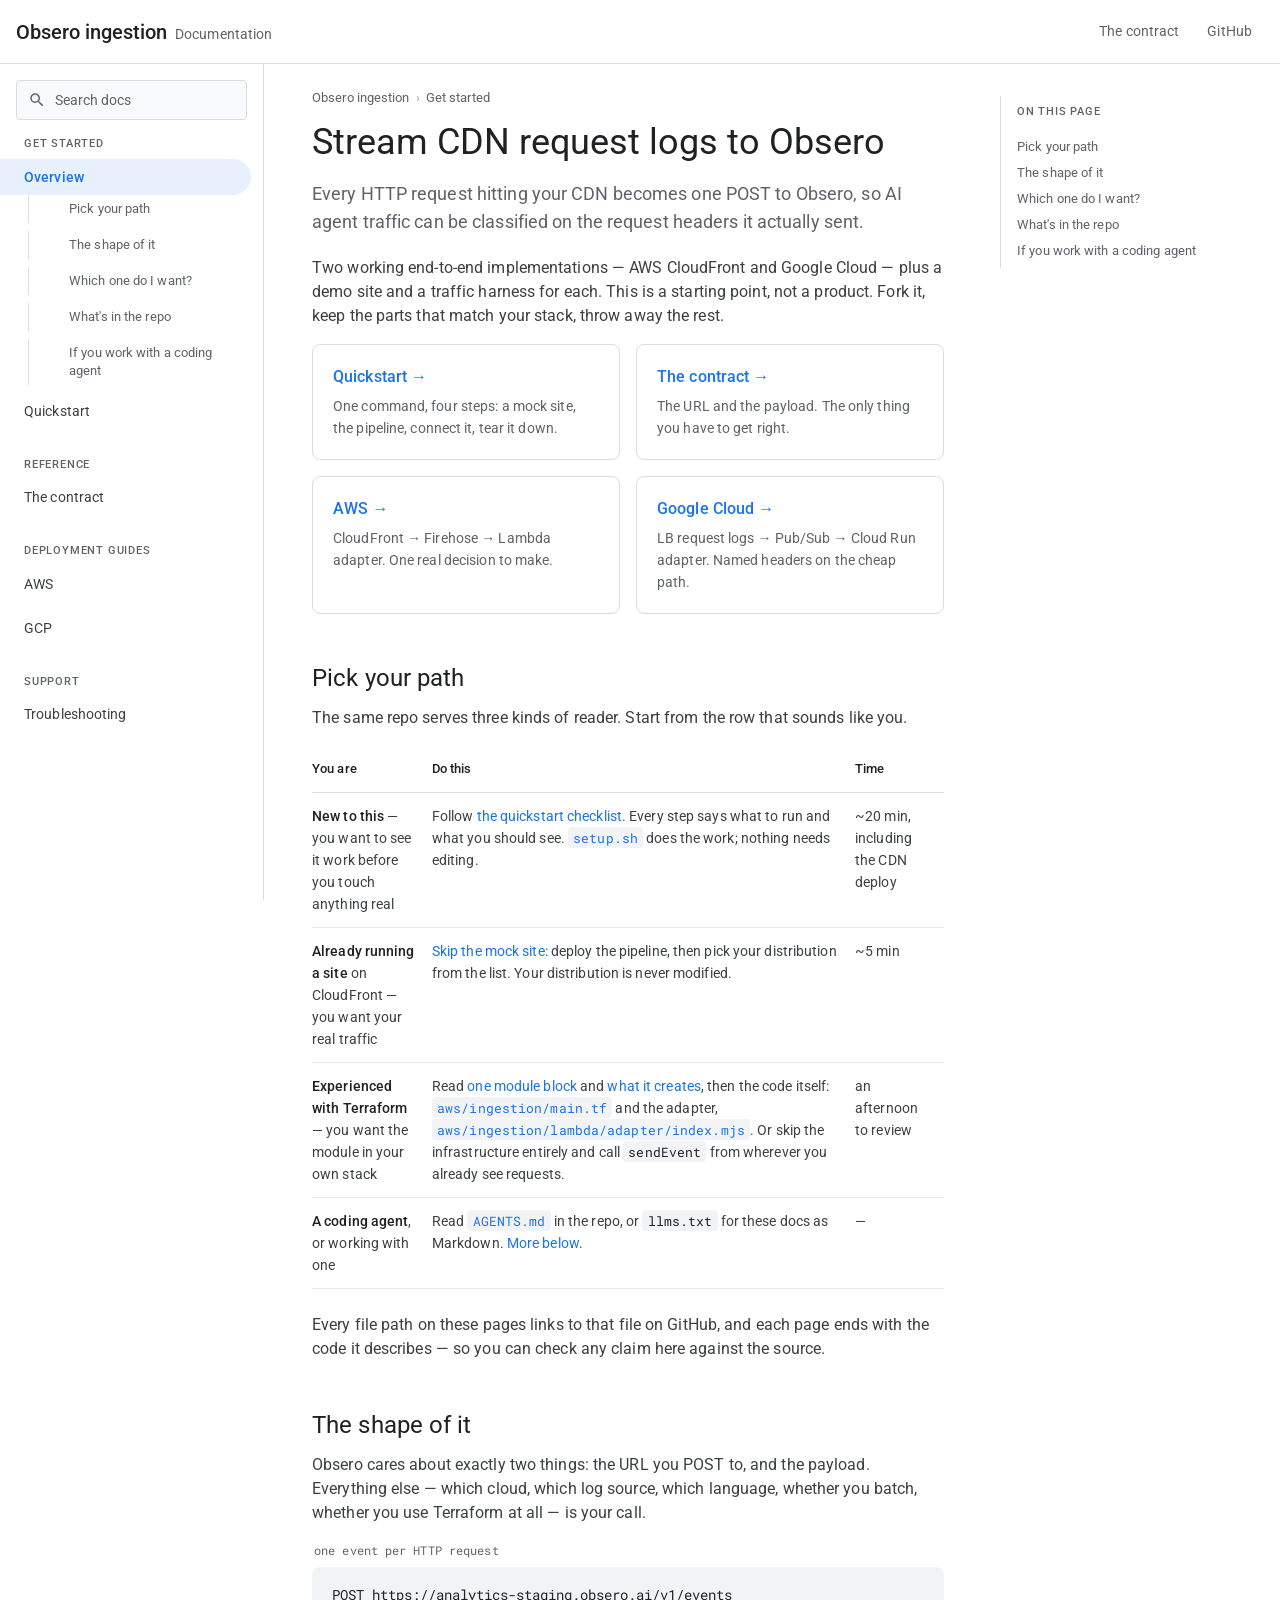
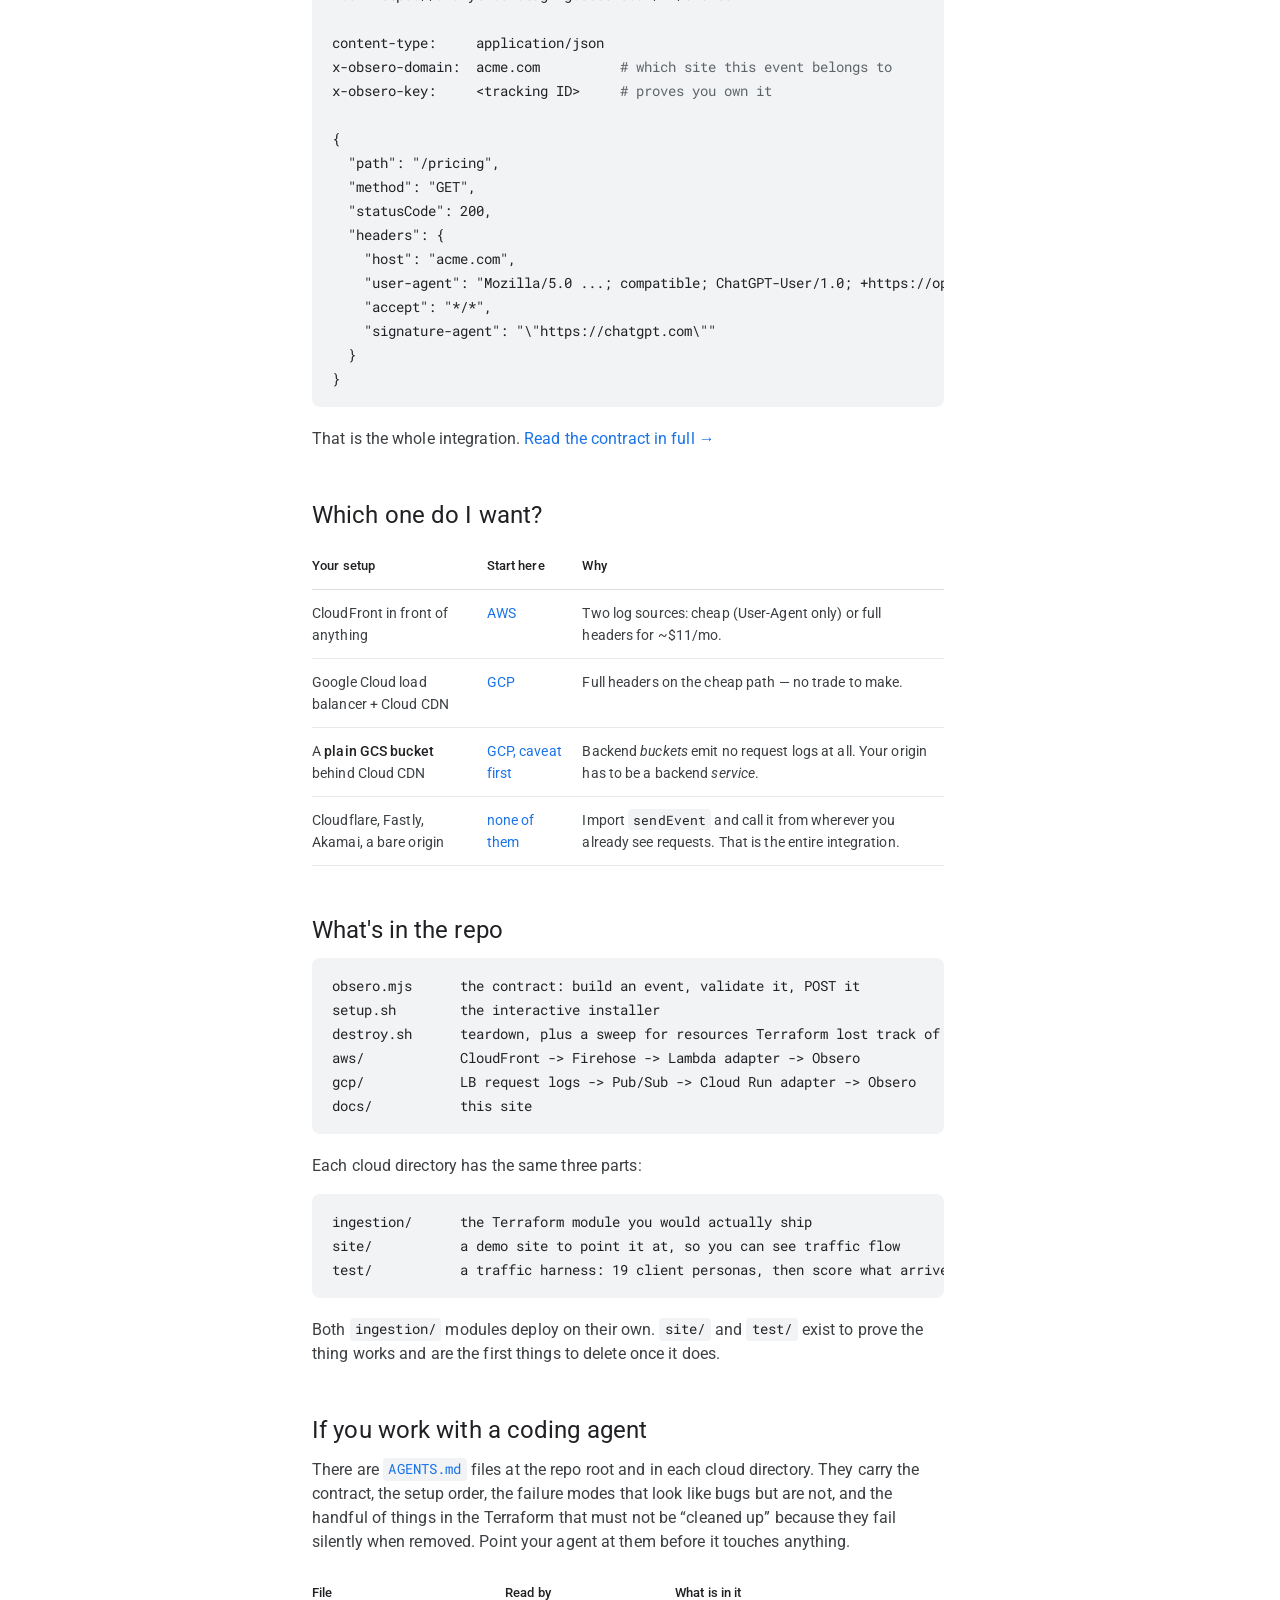
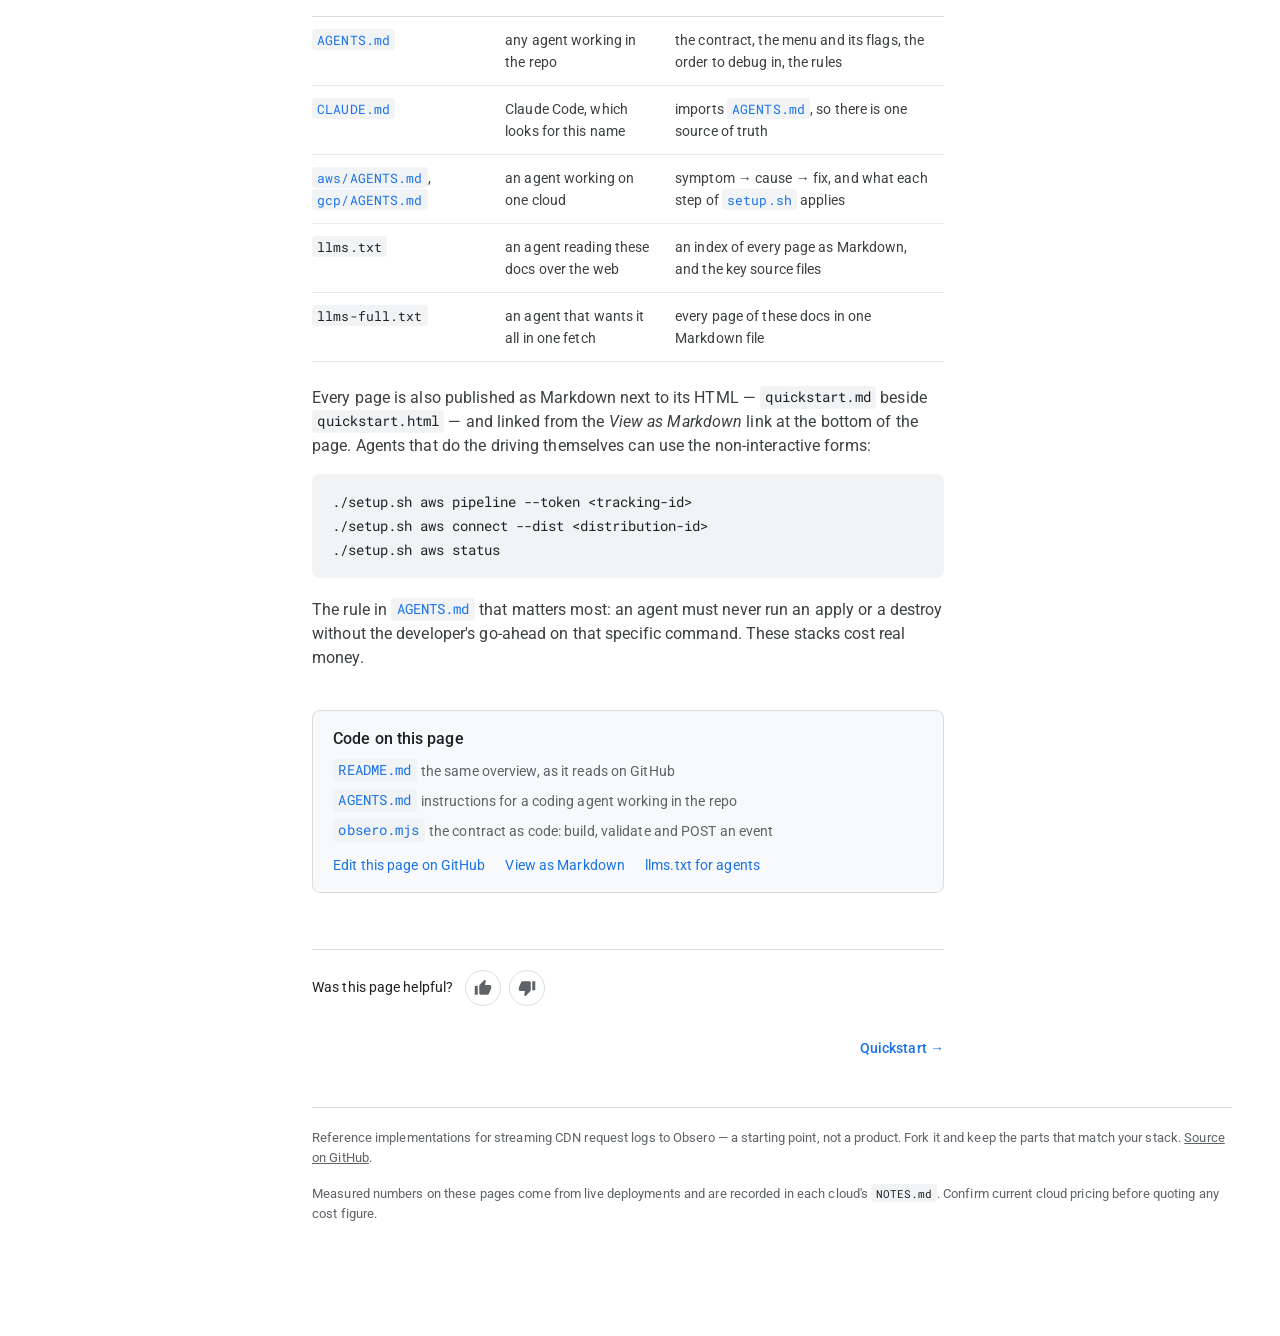
<file: docs/index.html>
<!doctype html>
<html lang="en">
<head>
<meta charset="utf-8">
<meta name="viewport" content="width=device-width, initial-scale=1">
<title>Overview&nbsp;&nbsp;|&nbsp;&nbsp;Obsero ingestion</title>
<meta name="description" content="Stream every CDN request to Obsero so AI agent traffic can be classified on request headers. Reference implementations for AWS CloudFront and Google Cloud.">
<link rel="preconnect" href="https://fonts.googleapis.com">
<link rel="preconnect" href="https://fonts.gstatic.com" crossorigin>
<link href="https://fonts.googleapis.com/css2?family=Roboto:wght@300;400;500;700&amp;family=Roboto+Mono:wght@400;500&amp;display=swap" rel="stylesheet">
<link rel="stylesheet" href="assets/docs.css">
<link rel="alternate" type="text/markdown" href="index.md" title="This page as Markdown">
<link rel="icon" href="data:image/svg+xml,%3Csvg xmlns='http://www.w3.org/2000/svg' viewBox='0 0 24 24'%3E%3Ccircle cx='12' cy='12' r='10' fill='%231a73e8'/%3E%3Ccircle cx='12' cy='12' r='4' fill='white'/%3E%3C/svg%3E">
</head>
<body>
<a class="skip" href="#main">Skip to main content</a>

<header class="topbar">
  <button class="iconbtn" id="nav-toggle" type="button" aria-label="Open navigation" aria-expanded="false" aria-controls="sidenav">
    <svg viewBox="0 0 24 24" fill="currentColor" aria-hidden="true"><path d="M3 18h18v-2H3v2zm0-5h18v-2H3v2zm0-7v2h18V6H3z"/></svg>
  </button>
  <a class="product" href="index.html"><b>Obsero ingestion</b> <span>Documentation</span></a>
  <div class="topbar-end">
    <a class="topbar-link" href="contract.html">The contract</a>
    <a class="topbar-link" href="https://github.com/Obsero-ai/obsero-public">GitHub</a>
  </div>
</header>

<div class="scrim" hidden-desktop></div>

<div class="shell">
<nav class="sidenav" id="sidenav" aria-label="Documentation">
  <div class="navsearch">
    <input id="navsearch-input" type="search" placeholder="Search docs" aria-label="Search the documentation" autocomplete="off" spellcheck="false">
  </div>
  <div id="navresults" class="navresults" hidden></div>
  <div id="navtree">
    <div class="navgroup">Get started</div>
    <ul>
      <li><a class="navitem current" href="index.html" aria-current="page">Overview</a>
        <ul class="subnav">
          <li><a href="#pick-your-path">Pick your path</a></li>
          <li><a href="#the-shape-of-it">The shape of it</a></li>
          <li><a href="#which-one-do-i-want">Which one do I want?</a></li>
          <li><a href="#whats-in-the-repo">What&#x27;s in the repo</a></li>
          <li><a href="#agents">If you work with a coding agent</a></li>
        </ul>
      </li>
      <li><a class="navitem" href="quickstart.html">Quickstart</a>
      </li>
    </ul>
    <div class="navgroup">Reference</div>
    <ul>
      <li><a class="navitem" href="contract.html">The contract</a>
      </li>
    </ul>
    <div class="navgroup">Deployment guides</div>
    <ul>
      <li><a class="navitem" href="aws.html">AWS</a>
      </li>
      <li><a class="navitem" href="gcp.html">GCP</a>
      </li>
    </ul>
    <div class="navgroup">Support</div>
    <ul>
      <li><a class="navitem" href="troubleshooting.html">Troubleshooting</a>
      </li>
    </ul>
  </div>
</nav>

  <div class="content">
    <article id="main">
      <nav class="breadcrumb" aria-label="Breadcrumb">
        <a href="index.html">Obsero ingestion</a> <span aria-hidden="true">&rsaquo;</span> <span>Get started</span>
      </nav>


<h1>Stream CDN request logs to Obsero</h1>
<p class="lede">Every HTTP request hitting your CDN becomes one POST to Obsero, so AI agent
traffic can be classified on the request headers it actually sent.</p>

<p>Two working end-to-end implementations &mdash; AWS CloudFront and Google Cloud &mdash; plus a
demo site and a traffic harness for each. This is a starting point, not a product. Fork it,
keep the parts that match your stack, throw away the rest.</p>

<div class="cards">
  <a class="card" href="quickstart.html">
    <h3>Quickstart &rarr;</h3>
    <p>One command, four steps: a mock site, the pipeline, connect it, tear it down.</p>
  </a>
  <a class="card" href="contract.html">
    <h3>The contract &rarr;</h3>
    <p>The URL and the payload. The only thing you have to get right.</p>
  </a>
  <a class="card" href="aws.html">
    <h3>AWS &rarr;</h3>
    <p>CloudFront &rarr; Firehose &rarr; Lambda adapter. One real decision to make.</p>
  </a>
  <a class="card" href="gcp.html">
    <h3>Google Cloud &rarr;</h3>
    <p>LB request logs &rarr; Pub/Sub &rarr; Cloud Run adapter. Named headers on the cheap path.</p>
  </a>
</div>

<h2 id="pick-your-path"><a class="anchor" href="#pick-your-path" aria-label="Link to this section">#</a>Pick your path</h2>

<p>The same repo serves three kinds of reader. Start from the row that sounds like you.</p>

<div class="table-wrap">
<table>
<thead><tr><th>You are</th><th>Do this</th><th>Time</th></tr></thead>
<tbody>
<tr>
  <td><strong>New to this</strong> &mdash; you want to see it work before you touch anything real</td>
  <td>Follow <a href="quickstart.html#checklist">the quickstart checklist</a>. Every step says what to run and
  what you should see. <a class="src" href="https://github.com/Obsero-ai/obsero-public/blob/main/setup.sh"><code>setup.sh</code></a> does the work; nothing needs editing.</td>
  <td>~20 min, including the CDN deploy</td>
</tr>
<tr>
  <td><strong>Already running a site</strong> on CloudFront &mdash; you want your real traffic</td>
  <td><a href="quickstart.html#your-own-site">Skip the mock site</a>: deploy the pipeline, then pick your
  distribution from the list. Your distribution is never modified.</td>
  <td>~5 min</td>
</tr>
<tr>
  <td><strong>Experienced with Terraform</strong> &mdash; you want the module in your own stack</td>
  <td>Read <a href="aws.html#wiring-it-in">one module block</a> and <a href="aws.html#what-it-creates">what it
  creates</a>, then the code itself: <a class="src" href="https://github.com/Obsero-ai/obsero-public/blob/main/aws/ingestion/main.tf"><code>aws/ingestion/main.tf</code></a> and the adapter,
  <a class="src" href="https://github.com/Obsero-ai/obsero-public/blob/main/aws/ingestion/lambda/adapter/index.mjs"><code>aws/ingestion/lambda/adapter/index.mjs</code></a>. Or skip the infrastructure entirely and call
  <a href="contract.html#obsero-mjs"><code>sendEvent</code></a> from wherever you already see requests.</td>
  <td>an afternoon to review</td>
</tr>
<tr>
  <td><strong>A coding agent</strong>, or working with one</td>
  <td>Read <a class="src" href="https://github.com/Obsero-ai/obsero-public/blob/main/AGENTS.md"><code>AGENTS.md</code></a> in the repo, or <a href="llms.txt"><code>llms.txt</code></a> for these docs as
  Markdown. <a href="#agents">More below</a>.</td>
  <td>&mdash;</td>
</tr>
</tbody>
</table>
</div>

<p>Every file path on these pages links to that file on GitHub, and each page ends with the code it
describes &mdash; so you can check any claim here against the source.</p>

<h2 id="the-shape-of-it"><a class="anchor" href="#the-shape-of-it" aria-label="Link to this section">#</a>The shape of it</h2>

<p>Obsero cares about exactly two things: the URL you POST to, and the payload. Everything
else &mdash; which cloud, which log source, which language, whether you batch, whether you use
Terraform at all &mdash; is your call.</p>

<figure class="snippet">
<figcaption>one event per HTTP request</figcaption>
<pre><code>POST https://analytics-staging.obsero.ai/v1/events

content-type:     application/json
x-obsero-domain:  acme.com          <span class="c"># which site this event belongs to</span>
x-obsero-key:     &lt;tracking ID&gt;     <span class="c"># proves you own it</span>

{
  "path": "/pricing",
  "method": "GET",
  "statusCode": 200,
  "headers": {
    "host": "acme.com",
    "user-agent": "Mozilla/5.0 ...; compatible; ChatGPT-User/1.0; +https://openai.com/bot",
    "accept": "*/*",
    "signature-agent": "\"https://chatgpt.com\""
  }
}</code></pre>
</figure>

<p>That is the whole integration. <a href="contract.html">Read the contract in full &rarr;</a></p>

<h2 id="which-one-do-i-want"><a class="anchor" href="#which-one-do-i-want" aria-label="Link to this section">#</a>Which one do I want?</h2>

<div class="table-wrap">
<table>
<thead><tr><th>Your setup</th><th>Start here</th><th>Why</th></tr></thead>
<tbody>
<tr><td>CloudFront in front of anything</td><td><a href="aws.html">AWS</a></td><td>Two log sources: cheap (User-Agent only) or full headers for ~$11/mo.</td></tr>
<tr><td>Google Cloud load balancer + Cloud CDN</td><td><a href="gcp.html">GCP</a></td><td>Full headers on the cheap path &mdash; no trade to make.</td></tr>
<tr><td>A <strong>plain GCS bucket</strong> behind Cloud CDN</td><td><a href="gcp.html#backend-buckets">GCP, caveat first</a></td><td>Backend <em>buckets</em> emit no request logs at all. Your origin has to be a backend <em>service</em>.</td></tr>
<tr><td>Cloudflare, Fastly, Akamai, a bare origin</td><td><a href="contract.html#obsero-mjs">none of them</a></td><td>Import <code>sendEvent</code> and call it from wherever you already see requests. That is the entire integration.</td></tr>
</tbody>
</table>
</div>

<h2 id="whats-in-the-repo"><a class="anchor" href="#whats-in-the-repo" aria-label="Link to this section">#</a>What's in the repo</h2>

<pre><code>obsero.mjs      the contract: build an event, validate it, POST it
setup.sh        the interactive installer
destroy.sh      teardown, plus a sweep for resources Terraform lost track of
aws/            CloudFront -> Firehose -> Lambda adapter -> Obsero
gcp/            LB request logs -> Pub/Sub -> Cloud Run adapter -> Obsero
docs/           this site</code></pre>

<p>Each cloud directory has the same three parts:</p>

<pre><code>ingestion/      the Terraform module you would actually ship
site/           a demo site to point it at, so you can see traffic flow
test/           a traffic harness: 19 client personas, then score what arrived</code></pre>

<p>Both <code>ingestion/</code> modules deploy on their own. <code>site/</code> and
<code>test/</code> exist to prove the thing works and are the first things to delete once it
does.</p>

<h2 id="agents"><a class="anchor" href="#agents" aria-label="Link to this section">#</a>If you work with a coding agent</h2>

<p>There are <a class="src" href="https://github.com/Obsero-ai/obsero-public/blob/main/AGENTS.md"><code>AGENTS.md</code></a> files at the repo root and in each cloud directory. They
carry the contract, the setup order, the failure modes that look like bugs but are not, and the
handful of things in the Terraform that must not be &ldquo;cleaned up&rdquo; because they fail
silently when removed. Point your agent at them before it touches anything.</p>

<div class="table-wrap">
<table>
<thead><tr><th>File</th><th>Read by</th><th>What is in it</th></tr></thead>
<tbody>
<tr><td><a class="src" href="https://github.com/Obsero-ai/obsero-public/blob/main/AGENTS.md"><code>AGENTS.md</code></a></td><td>any agent working in the repo</td><td>the contract, the menu and its flags, the order to debug in, the rules</td></tr>
<tr><td><a class="src" href="https://github.com/Obsero-ai/obsero-public/blob/main/CLAUDE.md"><code>CLAUDE.md</code></a></td><td>Claude Code, which looks for this name</td><td>imports <a class="src" href="https://github.com/Obsero-ai/obsero-public/blob/main/AGENTS.md"><code>AGENTS.md</code></a>, so there is one source of truth</td></tr>
<tr><td><a class="src" href="https://github.com/Obsero-ai/obsero-public/blob/main/aws/AGENTS.md"><code>aws/AGENTS.md</code></a>, <a class="src" href="https://github.com/Obsero-ai/obsero-public/blob/main/gcp/AGENTS.md"><code>gcp/AGENTS.md</code></a></td><td>an agent working on one cloud</td><td>symptom &rarr; cause &rarr; fix, and what each step of <a class="src" href="https://github.com/Obsero-ai/obsero-public/blob/main/setup.sh"><code>setup.sh</code></a> applies</td></tr>
<tr><td><a href="llms.txt"><code>llms.txt</code></a></td><td>an agent reading these docs over the web</td><td>an index of every page as Markdown, and the key source files</td></tr>
<tr><td><a href="llms-full.txt"><code>llms-full.txt</code></a></td><td>an agent that wants it all in one fetch</td><td>every page of these docs in one Markdown file</td></tr>
</tbody>
</table>
</div>

<p>Every page is also published as Markdown next to its HTML &mdash; <code>quickstart.md</code> beside
<code>quickstart.html</code> &mdash; and linked from the <em>View as Markdown</em> link at the bottom of the
page. Agents that do the driving themselves can use the non-interactive forms:</p>

<pre><code>./setup.sh aws pipeline --token &lt;tracking-id&gt;
./setup.sh aws connect --dist &lt;distribution-id&gt;
./setup.sh aws status</code></pre>

<p>The rule in <a class="src" href="https://github.com/Obsero-ai/obsero-public/blob/main/AGENTS.md"><code>AGENTS.md</code></a> that matters most: an agent must never run an apply or a destroy
without the developer's go-ahead on that specific command. These stacks cost real money.</p>


      <section class="srcbox" aria-label="Source on GitHub">
        <p class="srcbox-title">Code on this page</p>
        <ul>
          <li><a href="https://github.com/Obsero-ai/obsero-public/blob/main/README.md"><code>README.md</code></a> <span>the same overview, as it reads on GitHub</span></li>
          <li><a href="https://github.com/Obsero-ai/obsero-public/blob/main/AGENTS.md"><code>AGENTS.md</code></a> <span>instructions for a coding agent working in the repo</span></li>
          <li><a href="https://github.com/Obsero-ai/obsero-public/blob/main/obsero.mjs"><code>obsero.mjs</code></a> <span>the contract as code: build, validate and POST an event</span></li>
        </ul>
        <p class="srcbox-links"><a href="https://github.com/Obsero-ai/obsero-public/edit/main/docs/index.html">Edit this page on GitHub</a><a href="index.md">View as Markdown</a><a href="llms.txt">llms.txt for agents</a></p>
      </section>

      <div class="helpful">
        <span>Was this page helpful?</span>
        <span class="thumbs">
          <a class="thumb" href="https://github.com/Obsero-ai/obsero-public/issues/new?title=Docs:+Overview" aria-label="Yes, this page was helpful"><svg viewBox="0 0 24 24" aria-hidden="true"><path d="M1 21h4V9H1v12zm22-11c0-1.1-.9-2-2-2h-6.31l.95-4.57.03-.32c0-.41-.17-.79-.44-1.06L14.17 1 7.59 7.59C7.22 7.95 7 8.45 7 9v10c0 1.1.9 2 2 2h9c.83 0 1.54-.5 1.84-1.22l3.02-7.05c.09-.23.14-.47.14-.73v-2z"/></svg></a>
          <a class="thumb" href="https://github.com/Obsero-ai/obsero-public/issues/new?title=Docs:+Overview" aria-label="No, this page needs work"><svg viewBox="0 0 24 24" aria-hidden="true"><path d="M15 3H6c-.83 0-1.54.5-1.84 1.22l-3.02 7.05c-.09.23-.14.47-.14.73v2c0 1.1.9 2 2 2h6.31l-.95 4.57-.03.32c0 .41.17.79.44 1.06L9.83 23l6.59-6.59c.36-.36.58-.86.58-1.41V5c0-1.1-.9-2-2-2zm4 0v12h4V3h-4z"/></svg></a>
        </span>
      </div>

      <nav class="nextprev" aria-label="Pagination">
        <span class="spacer"></span>
        <a href="quickstart.html">Quickstart &rarr;</a>
      </nav>
    </article>

      <aside class="toc">
        <div class="toc-inner">
          <h2>On this page</h2>
          <ul>
          <li><a href="#pick-your-path">Pick your path</a></li>
          <li><a href="#the-shape-of-it">The shape of it</a></li>
          <li><a href="#which-one-do-i-want">Which one do I want?</a></li>
          <li><a href="#whats-in-the-repo">What&#x27;s in the repo</a></li>
          <li><a href="#agents">If you work with a coding agent</a></li>
          </ul>
        </div>
      </aside>

    <div class="pagefoot">
      <p>Reference implementations for streaming CDN request logs to Obsero &mdash; a starting point, not a product. Fork it and keep the parts that match your stack. <a href="https://github.com/Obsero-ai/obsero-public">Source on GitHub</a>.</p>
      <p>Measured numbers on these pages come from live deployments and are recorded in each cloud's <code>NOTES.md</code>. Confirm current cloud pricing before quoting any cost figure.</p>
    </div>
  </div>
</div>

<script src="assets/search-index.js" defer></script>
<script src="assets/docs.js" defer></script>
</body>
</html>
</file>
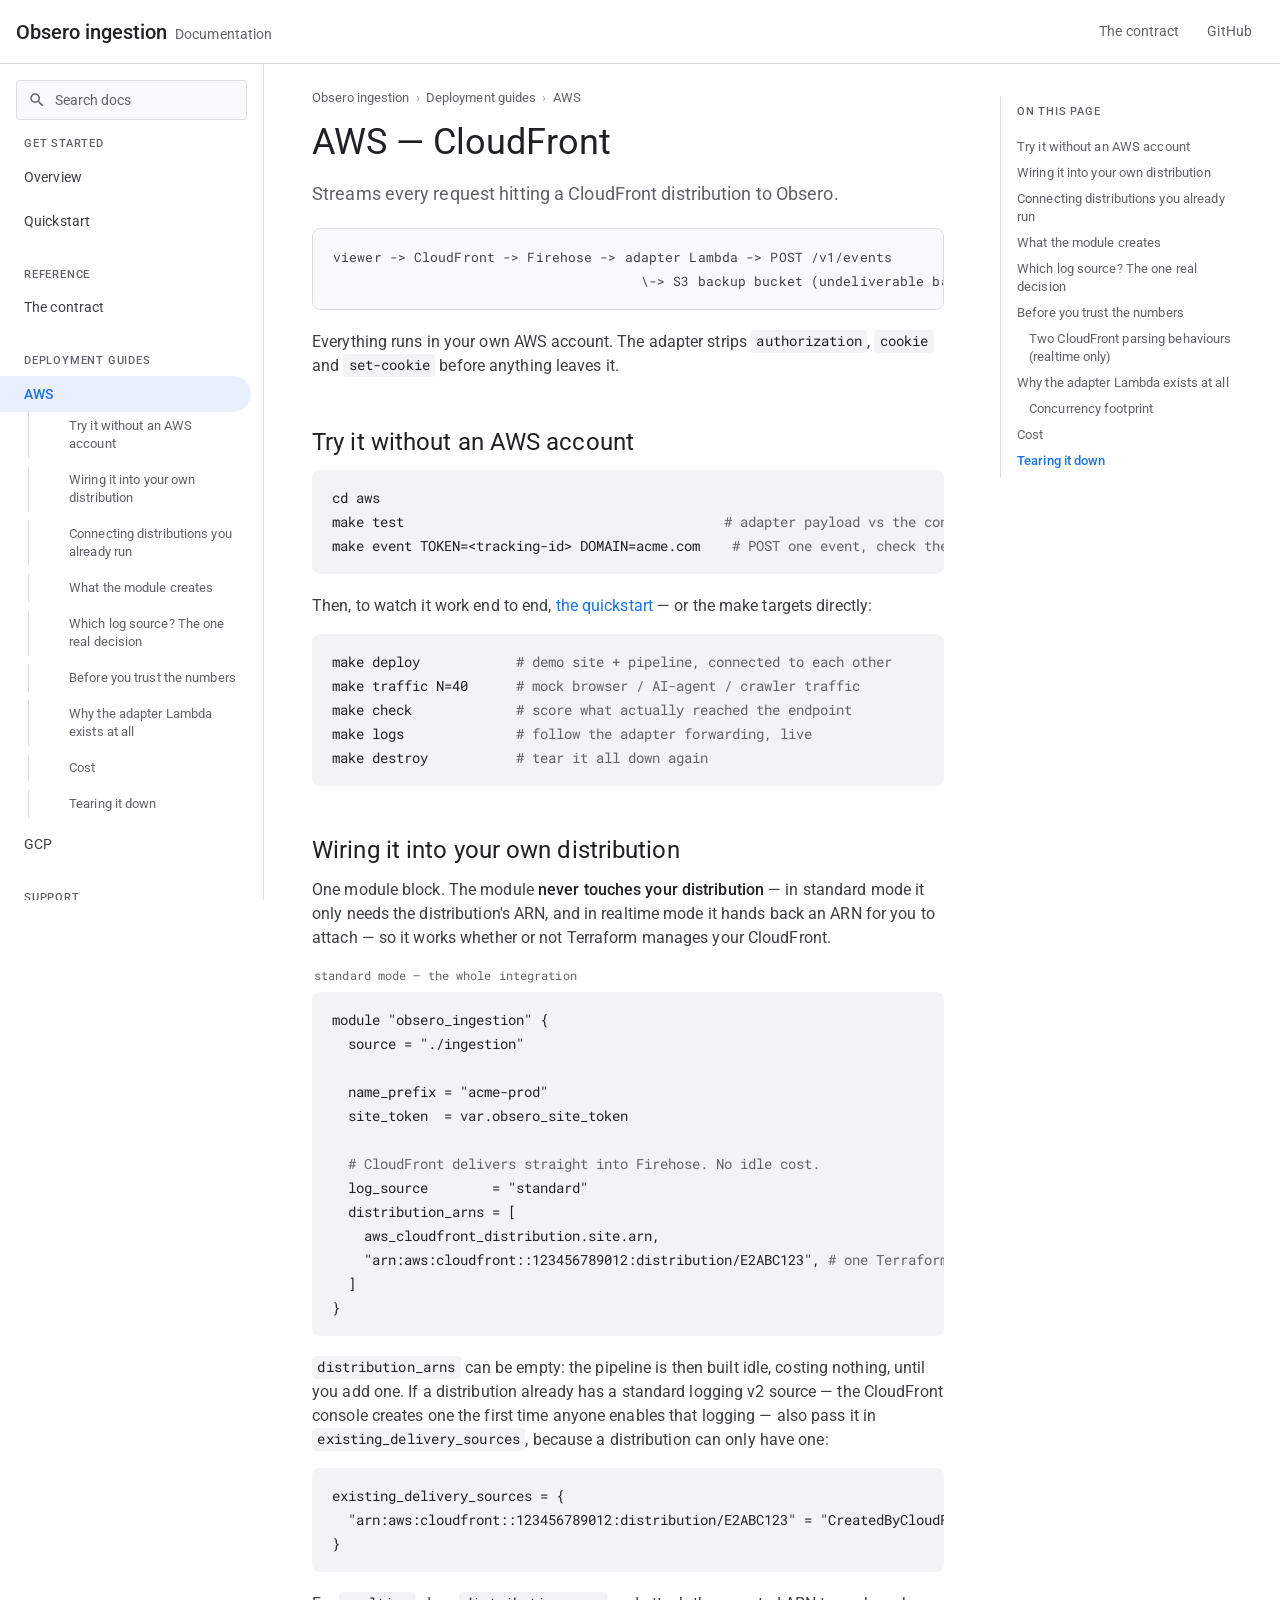
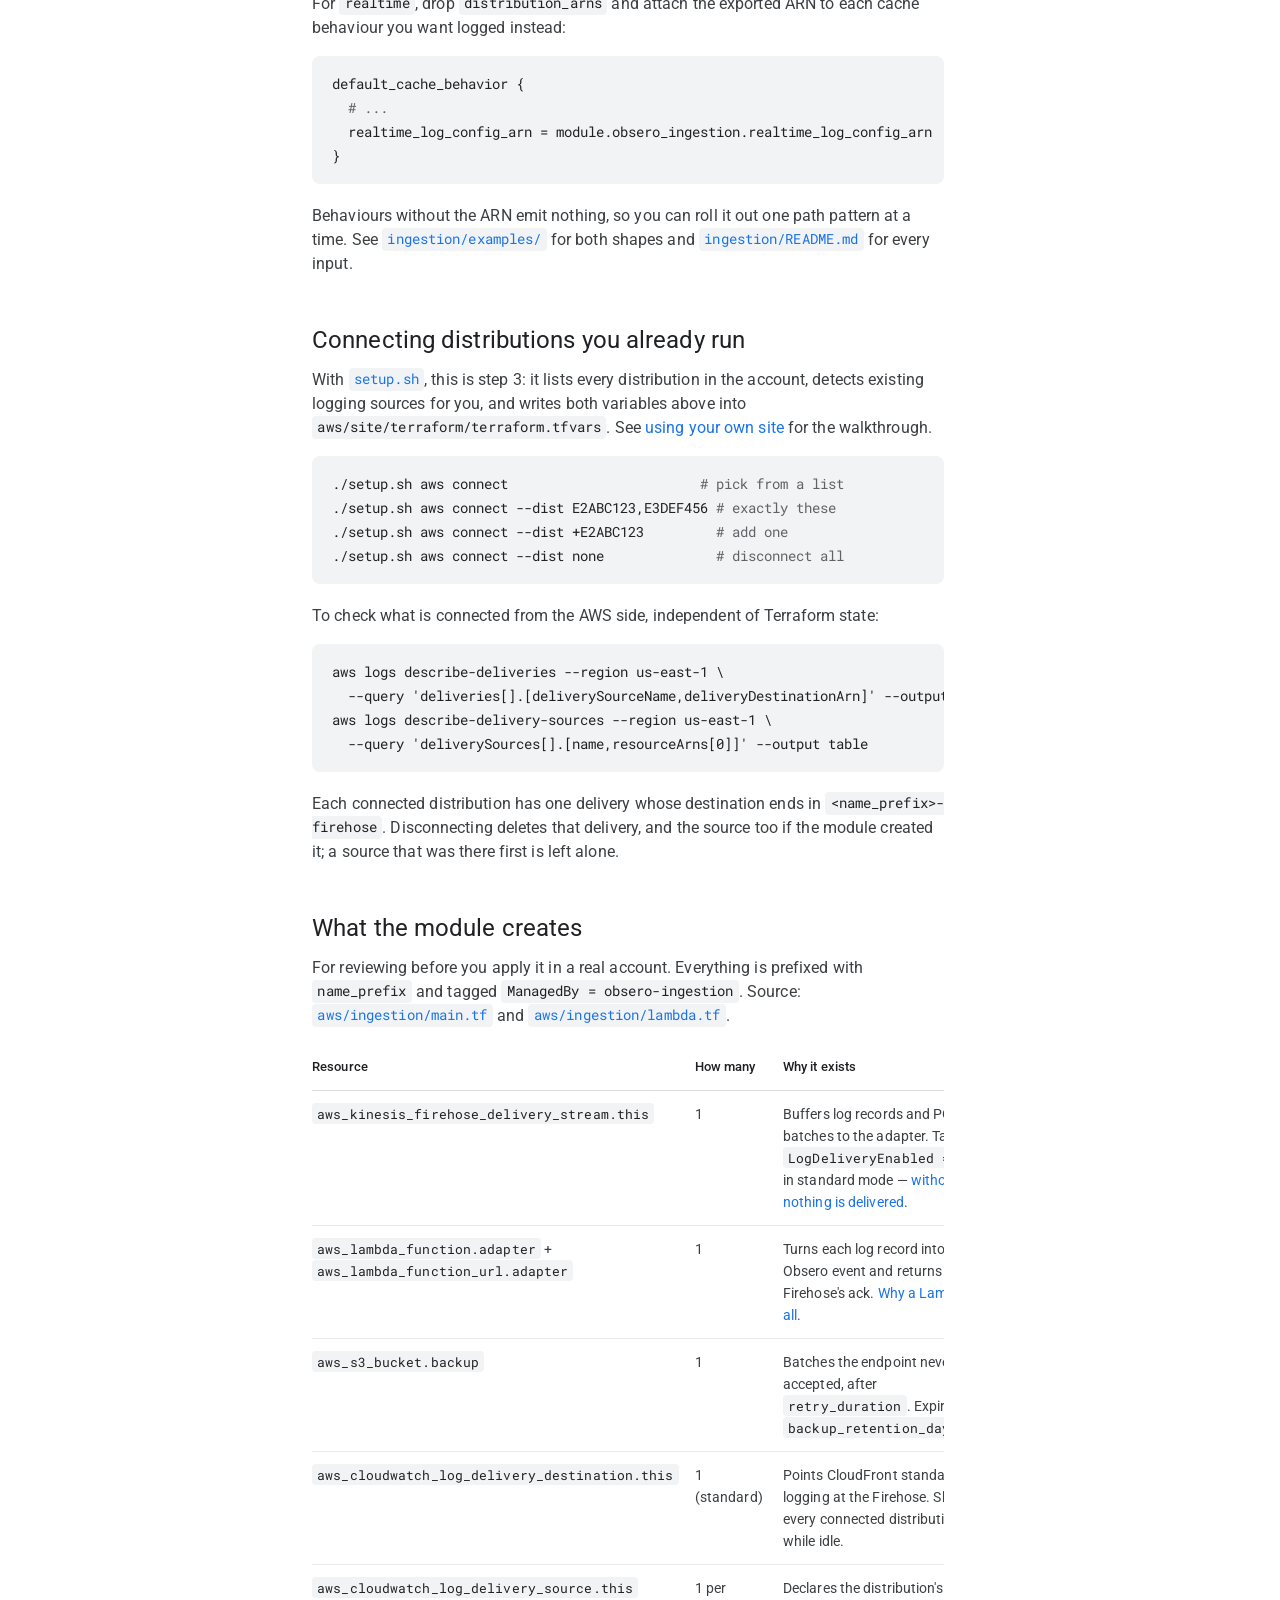
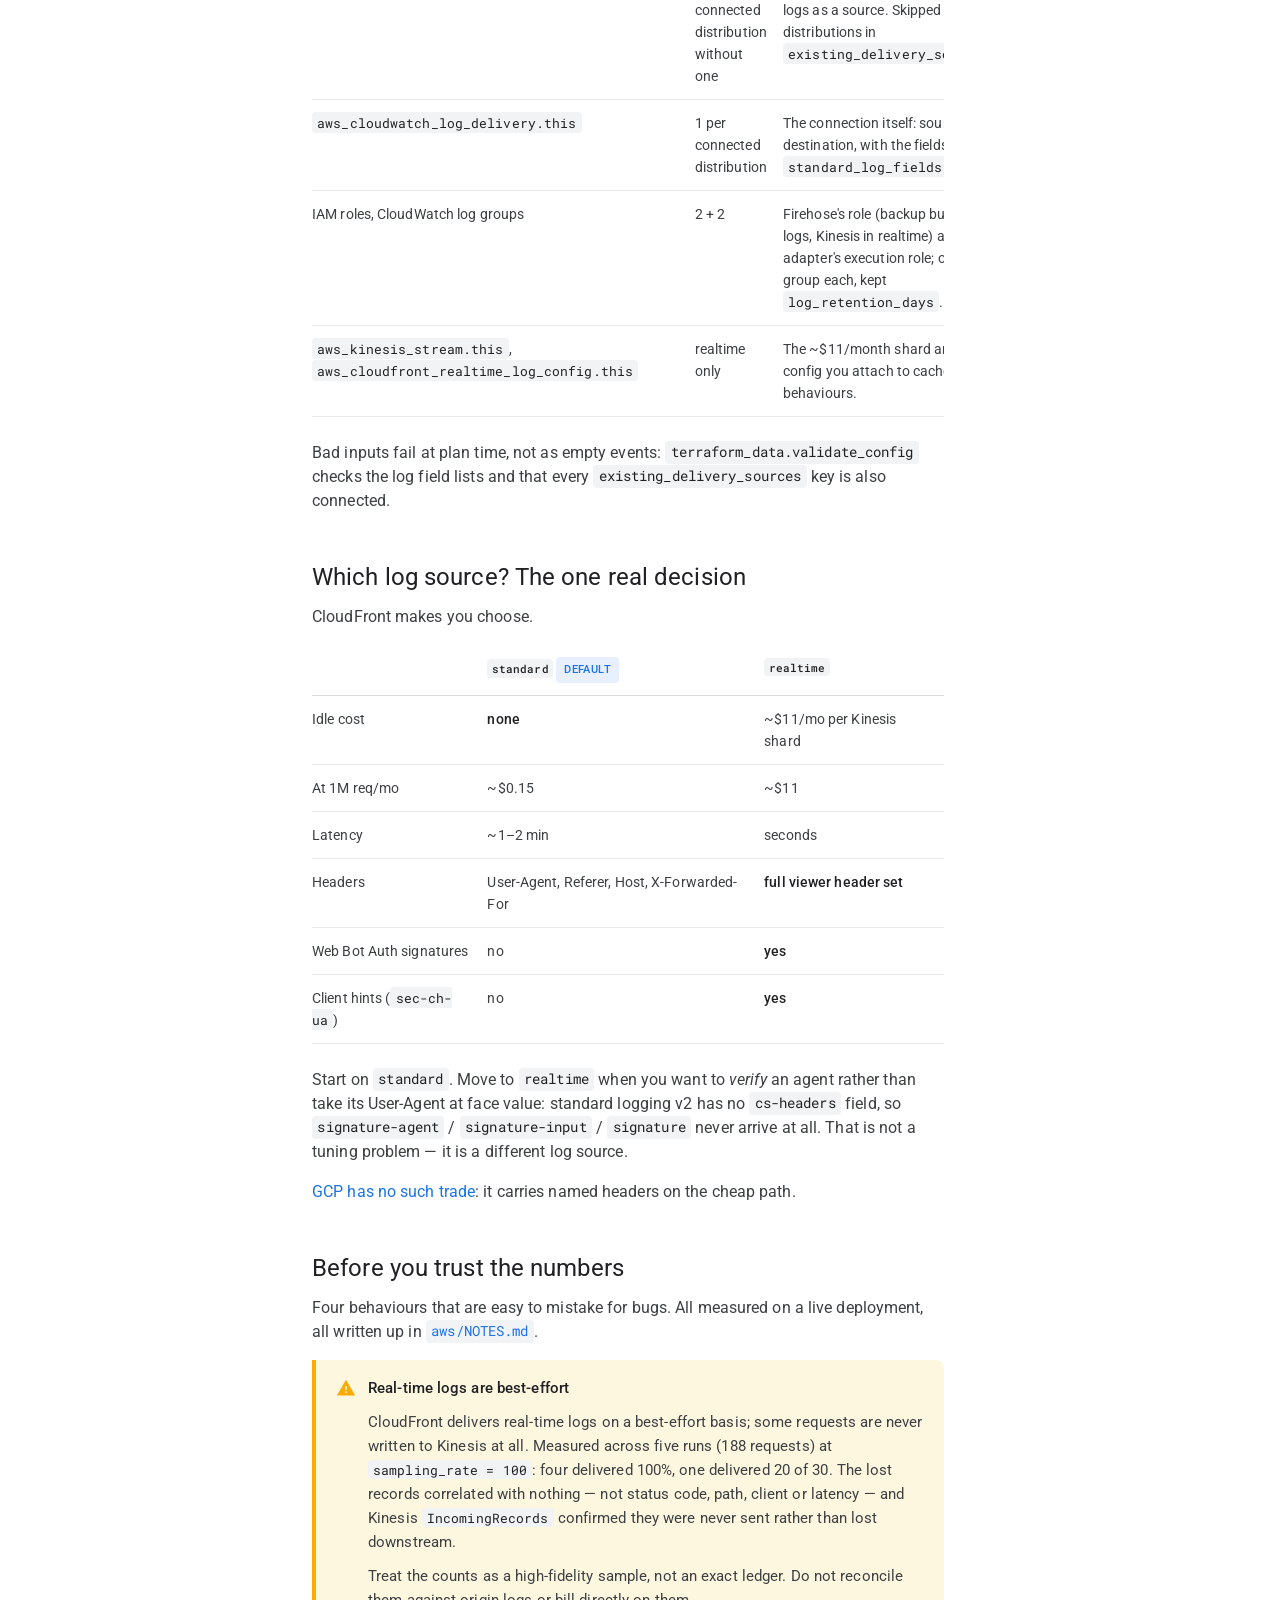
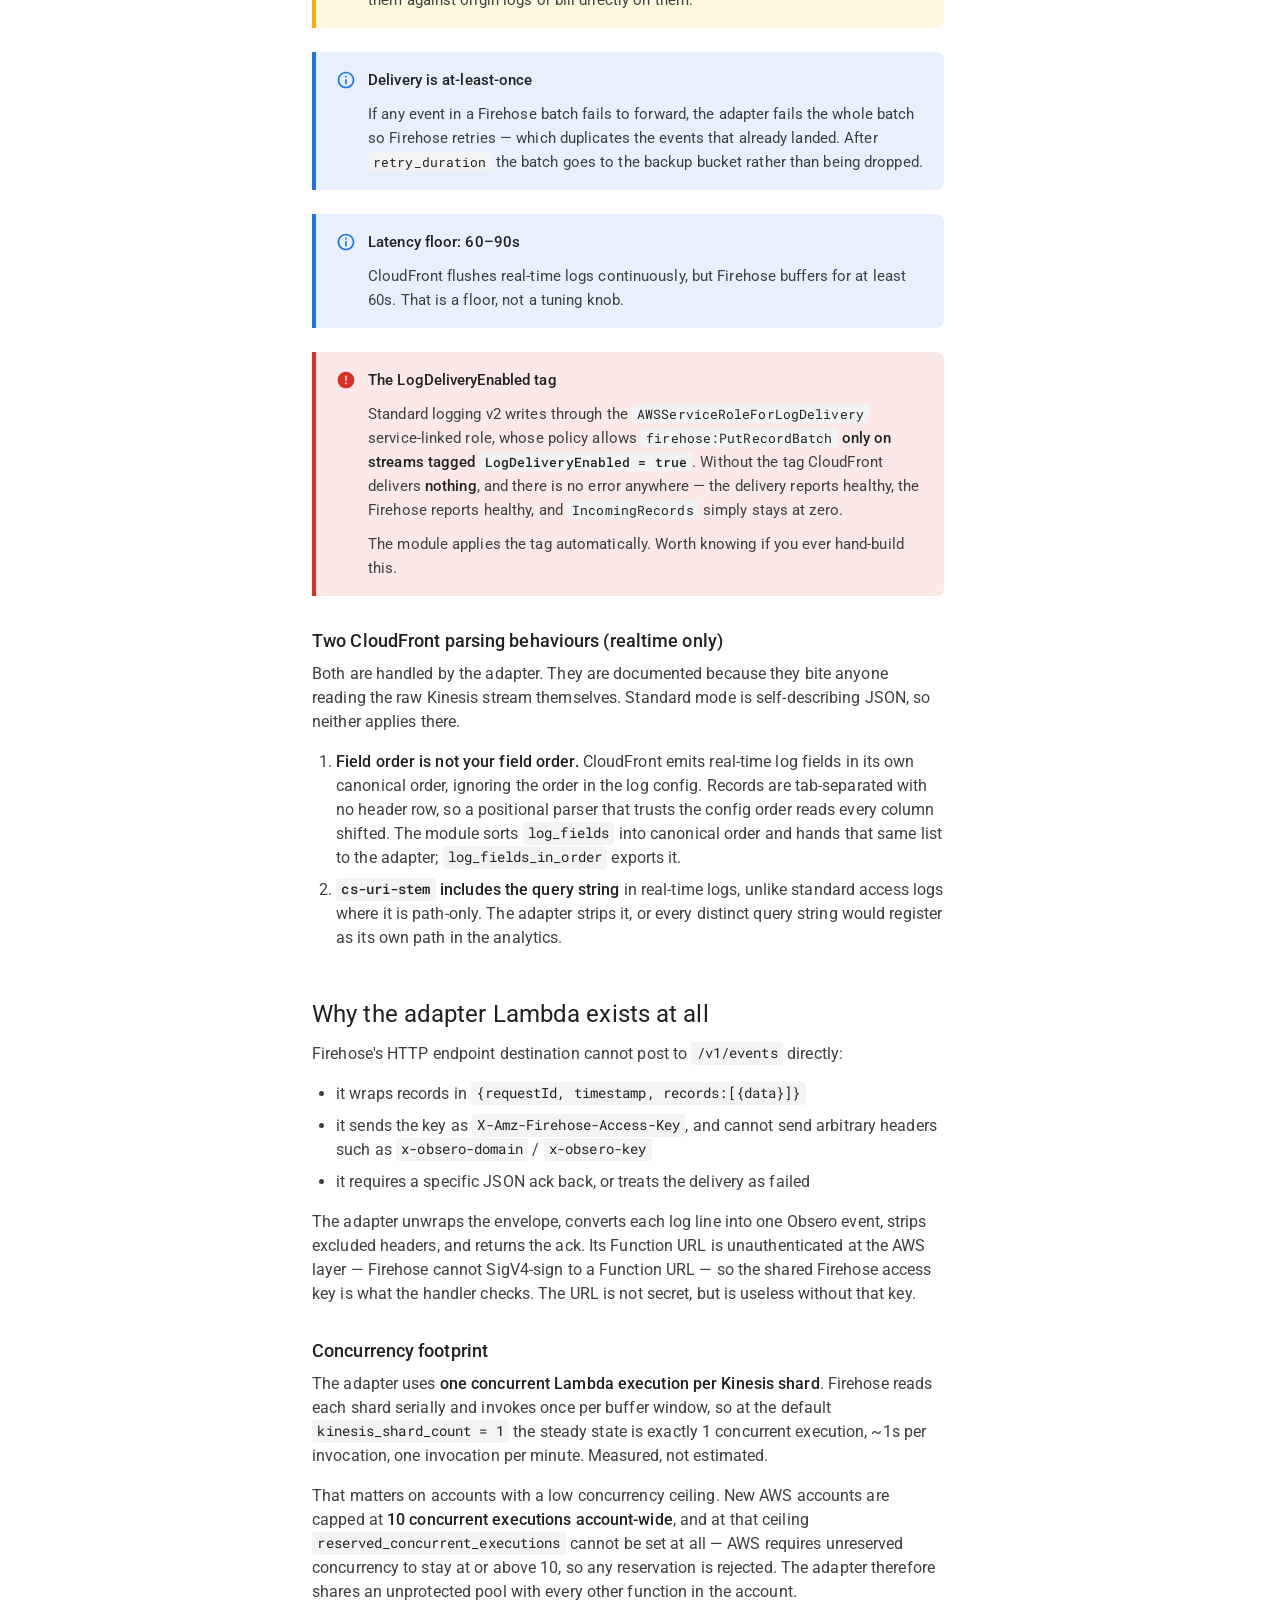
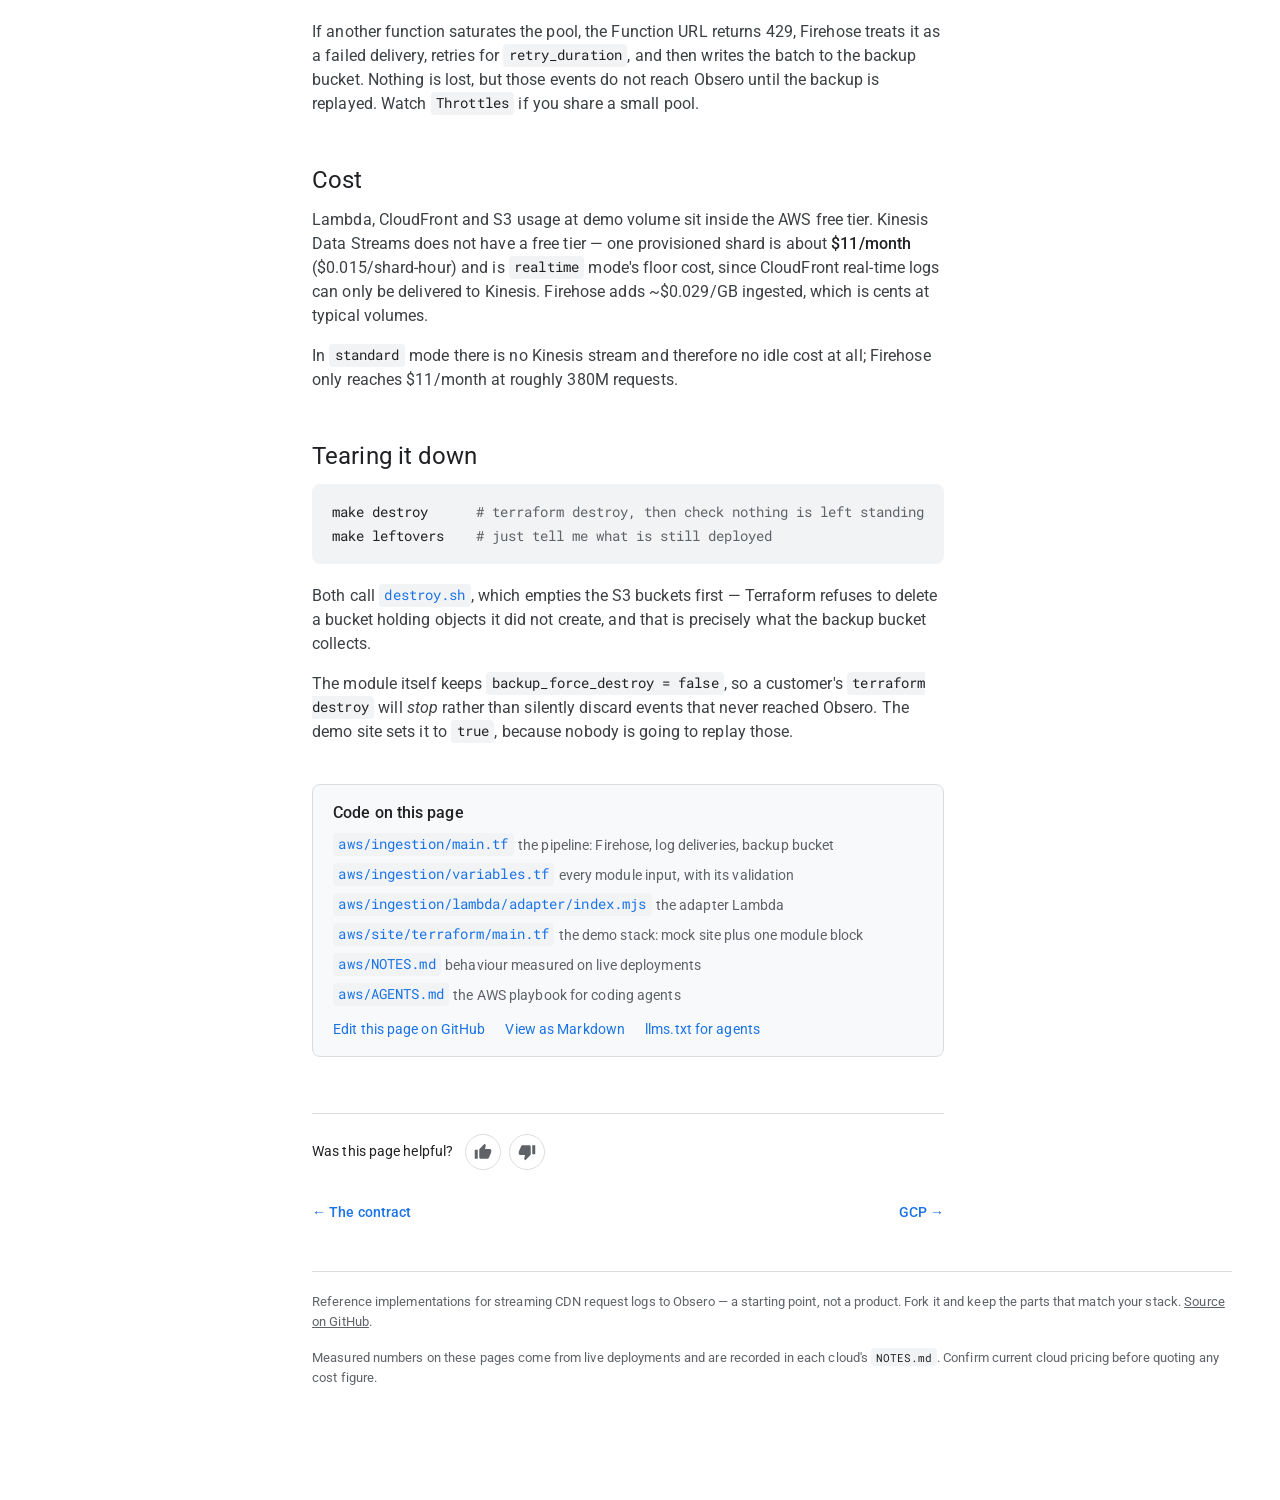
<file: docs/aws.html>
<!doctype html>
<html lang="en">
<head>
<meta charset="utf-8">
<meta name="viewport" content="width=device-width, initial-scale=1">
<title>AWS&nbsp;&nbsp;|&nbsp;&nbsp;Obsero ingestion</title>
<meta name="description" content="CloudFront to Firehose to a Lambda adapter. Choosing a log source, measured gotchas, and cost.">
<link rel="preconnect" href="https://fonts.googleapis.com">
<link rel="preconnect" href="https://fonts.gstatic.com" crossorigin>
<link href="https://fonts.googleapis.com/css2?family=Roboto:wght@300;400;500;700&amp;family=Roboto+Mono:wght@400;500&amp;display=swap" rel="stylesheet">
<link rel="stylesheet" href="assets/docs.css">
<link rel="alternate" type="text/markdown" href="aws.md" title="This page as Markdown">
<link rel="icon" href="data:image/svg+xml,%3Csvg xmlns='http://www.w3.org/2000/svg' viewBox='0 0 24 24'%3E%3Ccircle cx='12' cy='12' r='10' fill='%231a73e8'/%3E%3Ccircle cx='12' cy='12' r='4' fill='white'/%3E%3C/svg%3E">
</head>
<body>
<a class="skip" href="#main">Skip to main content</a>

<header class="topbar">
  <button class="iconbtn" id="nav-toggle" type="button" aria-label="Open navigation" aria-expanded="false" aria-controls="sidenav">
    <svg viewBox="0 0 24 24" fill="currentColor" aria-hidden="true"><path d="M3 18h18v-2H3v2zm0-5h18v-2H3v2zm0-7v2h18V6H3z"/></svg>
  </button>
  <a class="product" href="index.html"><b>Obsero ingestion</b> <span>Documentation</span></a>
  <div class="topbar-end">
    <a class="topbar-link" href="contract.html">The contract</a>
    <a class="topbar-link" href="https://github.com/Obsero-ai/obsero-public">GitHub</a>
  </div>
</header>

<div class="scrim" hidden-desktop></div>

<div class="shell">
<nav class="sidenav" id="sidenav" aria-label="Documentation">
  <div class="navsearch">
    <input id="navsearch-input" type="search" placeholder="Search docs" aria-label="Search the documentation" autocomplete="off" spellcheck="false">
  </div>
  <div id="navresults" class="navresults" hidden></div>
  <div id="navtree">
    <div class="navgroup">Get started</div>
    <ul>
      <li><a class="navitem" href="index.html">Overview</a>
      </li>
      <li><a class="navitem" href="quickstart.html">Quickstart</a>
      </li>
    </ul>
    <div class="navgroup">Reference</div>
    <ul>
      <li><a class="navitem" href="contract.html">The contract</a>
      </li>
    </ul>
    <div class="navgroup">Deployment guides</div>
    <ul>
      <li><a class="navitem current" href="aws.html" aria-current="page">AWS</a>
        <ul class="subnav">
          <li><a href="#try-it">Try it without an AWS account</a></li>
          <li><a href="#wiring-it-in">Wiring it into your own distribution</a></li>
          <li><a href="#connect">Connecting distributions you already run</a></li>
          <li><a href="#what-it-creates">What the module creates</a></li>
          <li><a href="#log-source">Which log source? The one real decision</a></li>
          <li><a href="#gotchas">Before you trust the numbers</a></li>
          <li><a href="#why-lambda">Why the adapter Lambda exists at all</a></li>
          <li><a href="#cost">Cost</a></li>
          <li><a href="#teardown">Tearing it down</a></li>
        </ul>
      </li>
      <li><a class="navitem" href="gcp.html">GCP</a>
      </li>
    </ul>
    <div class="navgroup">Support</div>
    <ul>
      <li><a class="navitem" href="troubleshooting.html">Troubleshooting</a>
      </li>
    </ul>
  </div>
</nav>

  <div class="content">
    <article id="main">
      <nav class="breadcrumb" aria-label="Breadcrumb">
        <a href="index.html">Obsero ingestion</a> <span aria-hidden="true">&rsaquo;</span> <span>Deployment guides</span> <span aria-hidden="true">&rsaquo;</span> <span>AWS</span>
      </nav>


<h1>AWS &mdash; CloudFront</h1>
<p class="lede">Streams every request hitting a CloudFront distribution to Obsero.</p>

<div class="flow">viewer -&gt; CloudFront -&gt; Firehose -&gt; adapter Lambda -&gt; POST /v1/events
                                      \-&gt; S3 backup bucket (undeliverable batches)</div>

<p>Everything runs in your own AWS account. The adapter strips <code>authorization</code>,
<code>cookie</code> and <code>set-cookie</code> before anything leaves it.</p>

<h2 id="try-it"><a class="anchor" href="#try-it" aria-label="Link to this section">#</a>Try it without an AWS account</h2>

<pre><code>cd aws
make test                                        <span class="c"># adapter payload vs the contract</span>
make event TOKEN=&lt;tracking-id&gt; DOMAIN=acme.com    <span class="c"># POST one event, check the ID</span></code></pre>

<p>Then, to watch it work end to end, <a href="quickstart.html">the quickstart</a> &mdash; or the
make targets directly:</p>

<pre><code>make deploy            <span class="c"># demo site + pipeline, connected to each other</span>
make traffic N=40      <span class="c"># mock browser / AI-agent / crawler traffic</span>
make check             <span class="c"># score what actually reached the endpoint</span>
make logs              <span class="c"># follow the adapter forwarding, live</span>
make destroy           <span class="c"># tear it all down again</span></code></pre>

<h2 id="wiring-it-in"><a class="anchor" href="#wiring-it-in" aria-label="Link to this section">#</a>Wiring it into your own distribution</h2>

<p>One module block. The module <strong>never touches your distribution</strong> &mdash; in standard
mode it only needs the distribution's ARN, and in realtime mode it hands back an ARN for you to
attach &mdash; so it works whether or not Terraform manages your CloudFront.</p>

<figure class="snippet">
<figcaption>standard mode &mdash; the whole integration</figcaption>
<pre><code>module "obsero_ingestion" {
  source = "./ingestion"

  name_prefix = "acme-prod"
  site_token  = var.obsero_site_token

  <span class="c"># CloudFront delivers straight into Firehose. No idle cost.</span>
  log_source        = "standard"
  distribution_arns = [
    aws_cloudfront_distribution.site.arn,
    "arn:aws:cloudfront::123456789012:distribution/E2ABC123", <span class="c"># one Terraform does not manage</span>
  ]
}</code></pre>
</figure>

<p><code>distribution_arns</code> can be empty: the pipeline is then built idle, costing nothing, until
you add one. If a distribution already has a standard logging v2 source &mdash; the CloudFront console
creates one the first time anyone enables that logging &mdash; also pass it in
<code>existing_delivery_sources</code>, because a distribution can only have one:</p>

<pre><code>existing_delivery_sources = {
  "arn:aws:cloudfront::123456789012:distribution/E2ABC123" = "CreatedByCloudFront-E2ABC123"
}</code></pre>

<p>For <code>realtime</code>, drop <code>distribution_arns</code> and attach the exported ARN to each
cache behaviour you want logged instead:</p>

<pre><code>default_cache_behavior {
  <span class="c"># ...</span>
  realtime_log_config_arn = module.obsero_ingestion.realtime_log_config_arn
}</code></pre>

<p>Behaviours without the ARN emit nothing, so you can roll it out one path pattern at a time. See
<a class="src" href="https://github.com/Obsero-ai/obsero-public/tree/main/aws/ingestion/examples"><code>ingestion/examples/</code></a> for both shapes and <a class="src" href="https://github.com/Obsero-ai/obsero-public/blob/main/aws/ingestion/README.md"><code>ingestion/README.md</code></a> for every
input.</p>

<h2 id="connect"><a class="anchor" href="#connect" aria-label="Link to this section">#</a>Connecting distributions you already run</h2>

<p>With <a class="src" href="https://github.com/Obsero-ai/obsero-public/blob/main/setup.sh"><code>setup.sh</code></a>, this is step 3: it lists every distribution in the account, detects
existing logging sources for you, and writes both variables above into
<code>aws/site/terraform/terraform.tfvars</code>. See <a href="quickstart.html#your-own-site">using your
own site</a> for the walkthrough.</p>

<pre><code>./setup.sh aws connect                        <span class="c"># pick from a list</span>
./setup.sh aws connect --dist E2ABC123,E3DEF456 <span class="c"># exactly these</span>
./setup.sh aws connect --dist +E2ABC123         <span class="c"># add one</span>
./setup.sh aws connect --dist none              <span class="c"># disconnect all</span></code></pre>

<p>To check what is connected from the AWS side, independent of Terraform state:</p>

<pre><code>aws logs describe-deliveries --region us-east-1 \
  --query 'deliveries[].[deliverySourceName,deliveryDestinationArn]' --output table
aws logs describe-delivery-sources --region us-east-1 \
  --query 'deliverySources[].[name,resourceArns[0]]' --output table</code></pre>

<p>Each connected distribution has one delivery whose destination ends in
<code>&lt;name_prefix&gt;-firehose</code>. Disconnecting deletes that delivery, and the source too if the
module created it; a source that was there first is left alone.</p>

<h2 id="what-it-creates"><a class="anchor" href="#what-it-creates" aria-label="Link to this section">#</a>What the module creates</h2>

<p>For reviewing before you apply it in a real account. Everything is prefixed with
<code>name_prefix</code> and tagged <code>ManagedBy = obsero-ingestion</code>. Source:
<a class="src" href="https://github.com/Obsero-ai/obsero-public/blob/main/aws/ingestion/main.tf"><code>aws/ingestion/main.tf</code></a> and <a class="src" href="https://github.com/Obsero-ai/obsero-public/blob/main/aws/ingestion/lambda.tf"><code>aws/ingestion/lambda.tf</code></a>.</p>

<div class="table-wrap">
<table>
<thead><tr><th>Resource</th><th>How many</th><th>Why it exists</th></tr></thead>
<tbody>
<tr><td><code>aws_kinesis_firehose_delivery_stream.this</code></td><td>1</td><td>Buffers log records and POSTs batches to the adapter. Tagged <code>LogDeliveryEnabled = true</code> in standard mode &mdash; <a href="#gotchas">without it nothing is delivered</a>.</td></tr>
<tr><td><code>aws_lambda_function.adapter</code> + <code>aws_lambda_function_url.adapter</code></td><td>1</td><td>Turns each log record into one Obsero event and returns Firehose's ack. <a href="#why-lambda">Why a Lambda at all</a>.</td></tr>
<tr><td><code>aws_s3_bucket.backup</code></td><td>1</td><td>Batches the endpoint never accepted, after <code>retry_duration</code>. Expires after <code>backup_retention_days</code>.</td></tr>
<tr><td><code>aws_cloudwatch_log_delivery_destination.this</code></td><td>1 (standard)</td><td>Points CloudFront standard logging at the Firehose. Shared by every connected distribution; free while idle.</td></tr>
<tr><td><code>aws_cloudwatch_log_delivery_source.this</code></td><td>1 per connected distribution without one</td><td>Declares the distribution's access logs as a source. Skipped for distributions in <code>existing_delivery_sources</code>.</td></tr>
<tr><td><code>aws_cloudwatch_log_delivery.this</code></td><td>1 per connected distribution</td><td>The connection itself: source &rarr; destination, with the fields in <code>standard_log_fields</code>.</td></tr>
<tr><td>IAM roles, CloudWatch log groups</td><td>2 + 2</td><td>Firehose's role (backup bucket, logs, Kinesis in realtime) and the adapter's execution role; one log group each, kept <code>log_retention_days</code>.</td></tr>
<tr><td><code>aws_kinesis_stream.this</code>, <code>aws_cloudfront_realtime_log_config.this</code></td><td>realtime only</td><td>The ~$11/month shard and the config you attach to cache behaviours.</td></tr>
</tbody>
</table>
</div>

<p>Bad inputs fail at plan time, not as empty events: <code>terraform_data.validate_config</code> checks
the log field lists and that every <code>existing_delivery_sources</code> key is also connected.</p>

<h2 id="log-source"><a class="anchor" href="#log-source" aria-label="Link to this section">#</a>Which log source? The one real decision</h2>

<p>CloudFront makes you choose.</p>

<div class="table-wrap">
<table>
<thead><tr><th></th><th><code>standard</code> <span class="pill">default</span></th><th><code>realtime</code></th></tr></thead>
<tbody>
<tr><td>Idle cost</td><td><strong>none</strong></td><td>~$11/mo per Kinesis shard</td></tr>
<tr><td>At 1M req/mo</td><td>~$0.15</td><td>~$11</td></tr>
<tr><td>Latency</td><td>~1&ndash;2 min</td><td>seconds</td></tr>
<tr><td>Headers</td><td>User-Agent, Referer, Host, X-Forwarded-For</td><td><strong>full viewer header set</strong></td></tr>
<tr><td>Web Bot Auth signatures</td><td>no</td><td><strong>yes</strong></td></tr>
<tr><td>Client hints (<code>sec-ch-ua</code>)</td><td>no</td><td><strong>yes</strong></td></tr>
</tbody>
</table>
</div>

<p>Start on <code>standard</code>. Move to <code>realtime</code> when you want to <em>verify</em> an
agent rather than take its User-Agent at face value: standard logging v2 has no
<code>cs-headers</code> field, so <code>signature-agent</code> / <code>signature-input</code> /
<code>signature</code> never arrive at all. That is not a tuning problem &mdash; it is a different
log source.</p>

<p><a href="gcp.html#headers">GCP has no such trade</a>: it carries named headers on the cheap
path.</p>

<h2 id="gotchas"><a class="anchor" href="#gotchas" aria-label="Link to this section">#</a>Before you trust the numbers</h2>

<p>Four behaviours that are easy to mistake for bugs. All measured on a live deployment, all
written up in <a class="src" href="https://github.com/Obsero-ai/obsero-public/blob/main/aws/NOTES.md"><code>aws/NOTES.md</code></a>.</p>

<div class="aside caution" role="note"><svg viewBox="0 0 24 24" aria-hidden="true"><path d="M1 21h22L12 2 1 21zm12-3h-2v-2h2v2zm0-4h-2v-4h2v4z"/></svg><div class="body">
  <p><b class="label">Real-time logs are best-effort</b></p>
  <p>CloudFront delivers real-time logs on a best-effort basis; some requests are never written to
  Kinesis at all. Measured across five runs (188 requests) at <code>sampling_rate = 100</code>: four
  delivered 100%, one delivered 20 of 30. The lost records correlated with nothing &mdash; not status
  code, path, client or latency &mdash; and Kinesis <code>IncomingRecords</code> confirmed they were
  never sent rather than lost downstream.</p>
  <p>Treat the counts as a high-fidelity sample, not an exact ledger. Do not reconcile them against
  origin logs or bill directly on them.</p>
</div></div>
<div class="aside note" role="note"><svg viewBox="0 0 24 24" aria-hidden="true"><path d="M11 7h2v2h-2zm0 4h2v6h-2zm1-9C6.48 2 2 6.48 2 12s4.48 10 10 10 10-4.48 10-10S17.52 2 12 2zm0 18c-4.41 0-8-3.59-8-8s3.59-8 8-8 8 3.59 8 8-3.59 8-8 8z"/></svg><div class="body">
  <p><b class="label">Delivery is at-least-once</b></p>
  <p>If any event in a Firehose batch fails to forward, the adapter fails the whole batch so
  Firehose retries &mdash; which duplicates the events that already landed. After
  <code>retry_duration</code> the batch goes to the backup bucket rather than being dropped.</p>
</div></div>
<div class="aside note" role="note"><svg viewBox="0 0 24 24" aria-hidden="true"><path d="M11 7h2v2h-2zm0 4h2v6h-2zm1-9C6.48 2 2 6.48 2 12s4.48 10 10 10 10-4.48 10-10S17.52 2 12 2zm0 18c-4.41 0-8-3.59-8-8s3.59-8 8-8 8 3.59 8 8-3.59 8-8 8z"/></svg><div class="body">
  <p><b class="label">Latency floor: 60&ndash;90s</b></p>
  <p>CloudFront flushes real-time logs continuously, but Firehose buffers for at least 60s. That is a
  floor, not a tuning knob.</p>
</div></div>
<div class="aside warning" role="note"><svg viewBox="0 0 24 24" aria-hidden="true"><path d="M12 2C6.48 2 2 6.48 2 12s4.48 10 10 10 10-4.48 10-10S17.52 2 12 2zm1 15h-2v-2h2v2zm0-4h-2V7h2v6z"/></svg><div class="body">
  <p><b class="label">The LogDeliveryEnabled tag</b></p>
  <p>Standard logging v2 writes through the <code>AWSServiceRoleForLogDelivery</code> service-linked
  role, whose policy allows <code>firehose:PutRecordBatch</code> <strong>only on streams tagged
  <code>LogDeliveryEnabled = true</code></strong>. Without the tag CloudFront delivers
  <strong>nothing</strong>, and there is no error anywhere &mdash; the delivery reports healthy, the
  Firehose reports healthy, and <code>IncomingRecords</code> simply stays at zero.</p>
  <p>The module applies the tag automatically. Worth knowing if you ever hand-build this.</p>
</div></div>
<h3 id="parsing"><a class="anchor" href="#parsing" aria-label="Link to this section">#</a>Two CloudFront parsing behaviours (realtime only)</h3>

<p>Both are handled by the adapter. They are documented because they bite anyone reading the raw
Kinesis stream themselves. Standard mode is self-describing JSON, so neither applies there.</p>

<ol>
<li><strong>Field order is not your field order.</strong> CloudFront emits real-time log fields in
its own canonical order, ignoring the order in the log config. Records are tab-separated with no
header row, so a positional parser that trusts the config order reads every column shifted. The
module sorts <code>log_fields</code> into canonical order and hands that same list to the adapter;
<code>log_fields_in_order</code> exports it.</li>
<li><strong><code>cs-uri-stem</code> includes the query string</strong> in real-time logs, unlike
standard access logs where it is path-only. The adapter strips it, or every distinct query string
would register as its own path in the analytics.</li>
</ol>

<h2 id="why-lambda"><a class="anchor" href="#why-lambda" aria-label="Link to this section">#</a>Why the adapter Lambda exists at all</h2>

<p>Firehose's HTTP endpoint destination cannot post to <code>/v1/events</code> directly:</p>

<ul>
<li>it wraps records in <code>{requestId, timestamp, records:[{data}]}</code></li>
<li>it sends the key as <code>X-Amz-Firehose-Access-Key</code>, and cannot send arbitrary headers
such as <code>x-obsero-domain</code> / <code>x-obsero-key</code></li>
<li>it requires a specific JSON ack back, or treats the delivery as failed</li>
</ul>

<p>The adapter unwraps the envelope, converts each log line into one Obsero event, strips excluded
headers, and returns the ack. Its Function URL is unauthenticated at the AWS layer &mdash; Firehose
cannot SigV4-sign to a Function URL &mdash; so the shared Firehose access key is what the handler
checks. The URL is not secret, but is useless without that key.</p>

<h3 id="concurrency"><a class="anchor" href="#concurrency" aria-label="Link to this section">#</a>Concurrency footprint</h3>

<p>The adapter uses <strong>one concurrent Lambda execution per Kinesis shard</strong>. Firehose
reads each shard serially and invokes once per buffer window, so at the default
<code>kinesis_shard_count = 1</code> the steady state is exactly 1 concurrent execution, ~1s per
invocation, one invocation per minute. Measured, not estimated.</p>

<p>That matters on accounts with a low concurrency ceiling. New AWS accounts are capped at
<strong>10 concurrent executions account-wide</strong>, and at that ceiling
<code>reserved_concurrent_executions</code> cannot be set at all &mdash; AWS requires unreserved
concurrency to stay at or above 10, so any reservation is rejected. The adapter therefore shares an
unprotected pool with every other function in the account.</p>

<p>If another function saturates the pool, the Function URL returns 429, Firehose treats it as a
failed delivery, retries for <code>retry_duration</code>, and then writes the batch to the backup
bucket. Nothing is lost, but those events do not reach Obsero until the backup is replayed. Watch
<code>Throttles</code> if you share a small pool.</p>

<h2 id="cost"><a class="anchor" href="#cost" aria-label="Link to this section">#</a>Cost</h2>

<p>Lambda, CloudFront and S3 usage at demo volume sit inside the AWS free tier. Kinesis Data Streams
does not have a free tier &mdash; one provisioned shard is about <strong>$11/month</strong>
($0.015/shard-hour) and is <code>realtime</code> mode's floor cost, since CloudFront real-time logs
can only be delivered to Kinesis. Firehose adds ~$0.029/GB ingested, which is cents at typical
volumes.</p>

<p>In <code>standard</code> mode there is no Kinesis stream and therefore no idle cost at all;
Firehose only reaches $11/month at roughly 380M requests.</p>

<h2 id="teardown"><a class="anchor" href="#teardown" aria-label="Link to this section">#</a>Tearing it down</h2>

<pre><code>make destroy      <span class="c"># terraform destroy, then check nothing is left standing</span>
make leftovers    <span class="c"># just tell me what is still deployed</span></code></pre>

<p>Both call <a class="src" href="https://github.com/Obsero-ai/obsero-public/blob/main/destroy.sh"><code>destroy.sh</code></a>, which empties the S3 buckets first &mdash; Terraform refuses to
delete a bucket holding objects it did not create, and that is precisely what the backup bucket
collects.</p>

<p>The module itself keeps <code>backup_force_destroy = false</code>, so a customer's
<code>terraform destroy</code> will <em>stop</em> rather than silently discard events that never
reached Obsero. The demo site sets it to <code>true</code>, because nobody is going to replay
those.</p>


      <section class="srcbox" aria-label="Source on GitHub">
        <p class="srcbox-title">Code on this page</p>
        <ul>
          <li><a href="https://github.com/Obsero-ai/obsero-public/blob/main/aws/ingestion/main.tf"><code>aws/ingestion/main.tf</code></a> <span>the pipeline: Firehose, log deliveries, backup bucket</span></li>
          <li><a href="https://github.com/Obsero-ai/obsero-public/blob/main/aws/ingestion/variables.tf"><code>aws/ingestion/variables.tf</code></a> <span>every module input, with its validation</span></li>
          <li><a href="https://github.com/Obsero-ai/obsero-public/blob/main/aws/ingestion/lambda/adapter/index.mjs"><code>aws/ingestion/lambda/adapter/index.mjs</code></a> <span>the adapter Lambda</span></li>
          <li><a href="https://github.com/Obsero-ai/obsero-public/blob/main/aws/site/terraform/main.tf"><code>aws/site/terraform/main.tf</code></a> <span>the demo stack: mock site plus one module block</span></li>
          <li><a href="https://github.com/Obsero-ai/obsero-public/blob/main/aws/NOTES.md"><code>aws/NOTES.md</code></a> <span>behaviour measured on live deployments</span></li>
          <li><a href="https://github.com/Obsero-ai/obsero-public/blob/main/aws/AGENTS.md"><code>aws/AGENTS.md</code></a> <span>the AWS playbook for coding agents</span></li>
        </ul>
        <p class="srcbox-links"><a href="https://github.com/Obsero-ai/obsero-public/edit/main/docs/aws.html">Edit this page on GitHub</a><a href="aws.md">View as Markdown</a><a href="llms.txt">llms.txt for agents</a></p>
      </section>

      <div class="helpful">
        <span>Was this page helpful?</span>
        <span class="thumbs">
          <a class="thumb" href="https://github.com/Obsero-ai/obsero-public/issues/new?title=Docs:+AWS" aria-label="Yes, this page was helpful"><svg viewBox="0 0 24 24" aria-hidden="true"><path d="M1 21h4V9H1v12zm22-11c0-1.1-.9-2-2-2h-6.31l.95-4.57.03-.32c0-.41-.17-.79-.44-1.06L14.17 1 7.59 7.59C7.22 7.95 7 8.45 7 9v10c0 1.1.9 2 2 2h9c.83 0 1.54-.5 1.84-1.22l3.02-7.05c.09-.23.14-.47.14-.73v-2z"/></svg></a>
          <a class="thumb" href="https://github.com/Obsero-ai/obsero-public/issues/new?title=Docs:+AWS" aria-label="No, this page needs work"><svg viewBox="0 0 24 24" aria-hidden="true"><path d="M15 3H6c-.83 0-1.54.5-1.84 1.22l-3.02 7.05c-.09.23-.14.47-.14.73v2c0 1.1.9 2 2 2h6.31l-.95 4.57-.03.32c0 .41.17.79.44 1.06L9.83 23l6.59-6.59c.36-.36.58-.86.58-1.41V5c0-1.1-.9-2-2-2zm4 0v12h4V3h-4z"/></svg></a>
        </span>
      </div>

      <nav class="nextprev" aria-label="Pagination">
        <a href="contract.html">&larr; The contract</a>
        <a href="gcp.html">GCP &rarr;</a>
      </nav>
    </article>

      <aside class="toc">
        <div class="toc-inner">
          <h2>On this page</h2>
          <ul>
          <li><a href="#try-it">Try it without an AWS account</a></li>
          <li><a href="#wiring-it-in">Wiring it into your own distribution</a></li>
          <li><a href="#connect">Connecting distributions you already run</a></li>
          <li><a href="#what-it-creates">What the module creates</a></li>
          <li><a href="#log-source">Which log source? The one real decision</a></li>
          <li><a href="#gotchas">Before you trust the numbers</a></li>
          <li class="sub"><a href="#parsing">Two CloudFront parsing behaviours (realtime only)</a></li>
          <li><a href="#why-lambda">Why the adapter Lambda exists at all</a></li>
          <li class="sub"><a href="#concurrency">Concurrency footprint</a></li>
          <li><a href="#cost">Cost</a></li>
          <li><a href="#teardown">Tearing it down</a></li>
          </ul>
        </div>
      </aside>

    <div class="pagefoot">
      <p>Reference implementations for streaming CDN request logs to Obsero &mdash; a starting point, not a product. Fork it and keep the parts that match your stack. <a href="https://github.com/Obsero-ai/obsero-public">Source on GitHub</a>.</p>
      <p>Measured numbers on these pages come from live deployments and are recorded in each cloud's <code>NOTES.md</code>. Confirm current cloud pricing before quoting any cost figure.</p>
    </div>
  </div>
</div>

<script src="assets/search-index.js" defer></script>
<script src="assets/docs.js" defer></script>
</body>
</html>
</file>
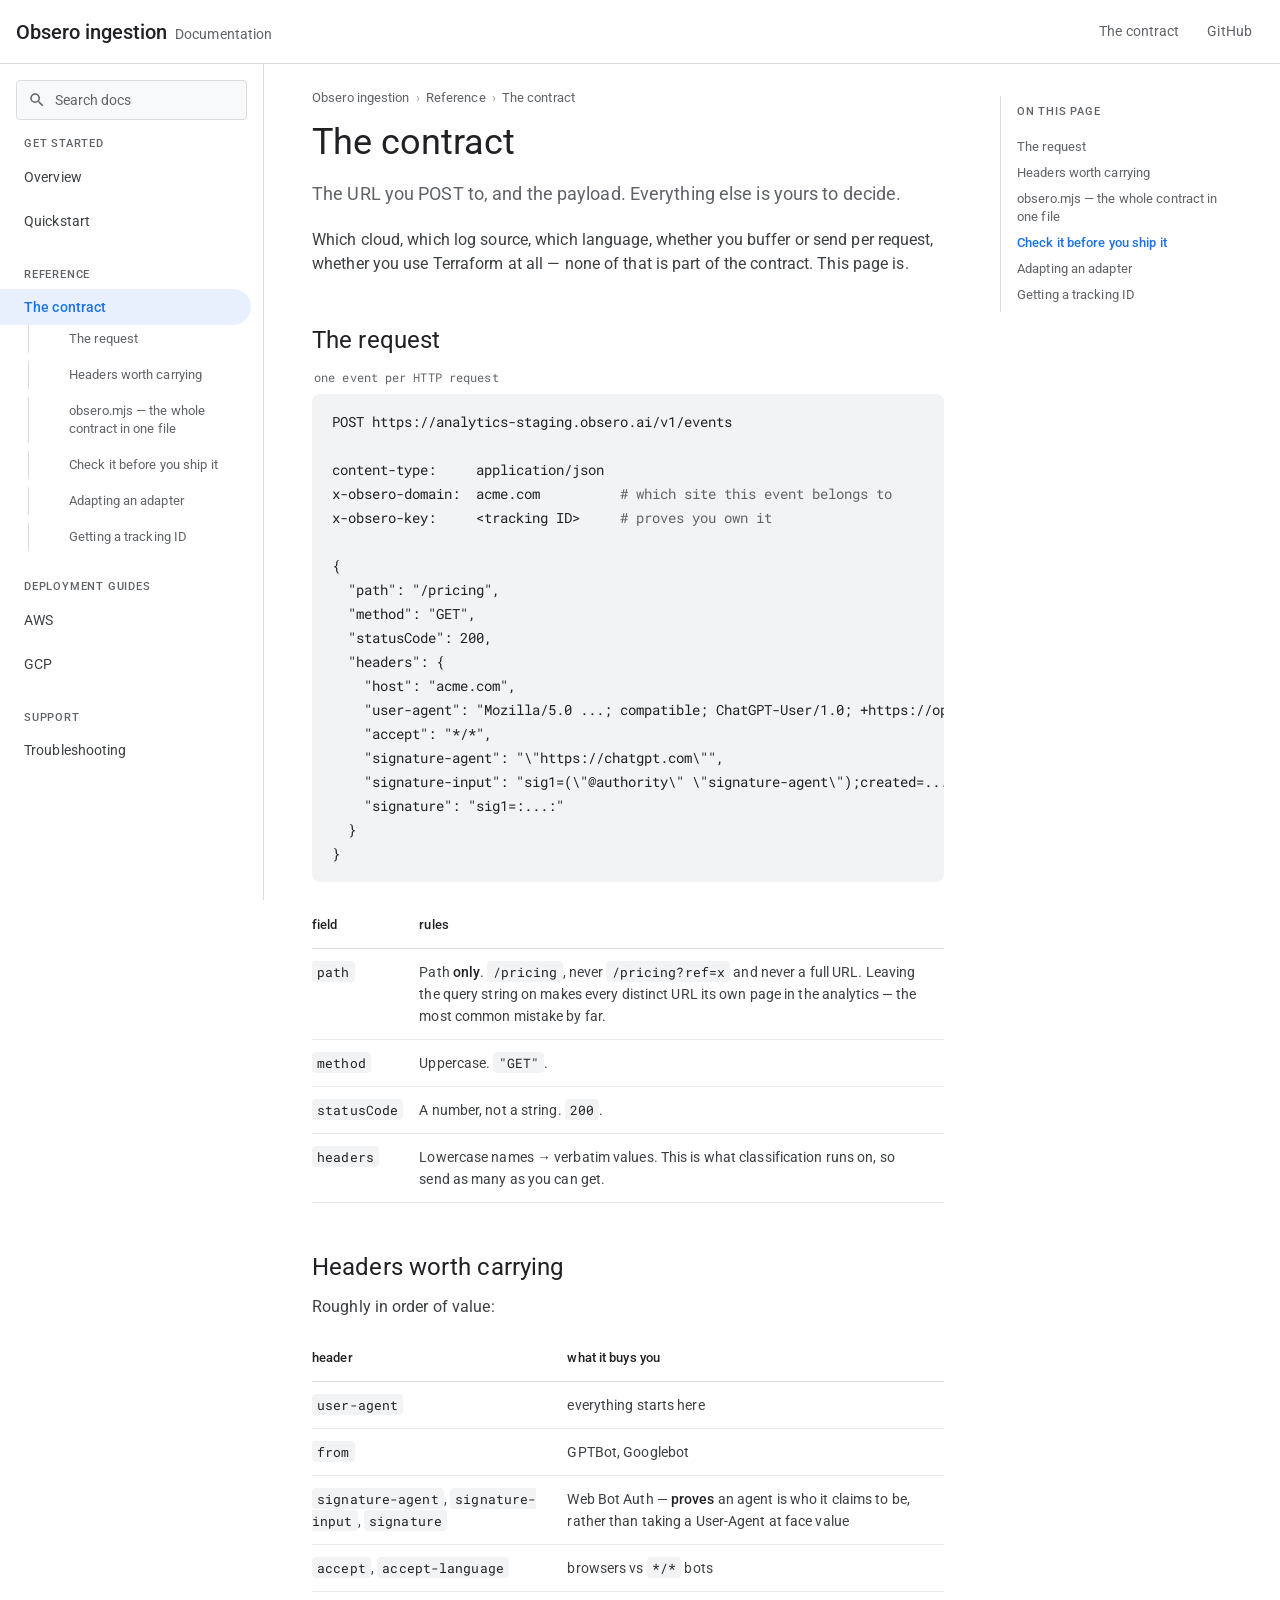
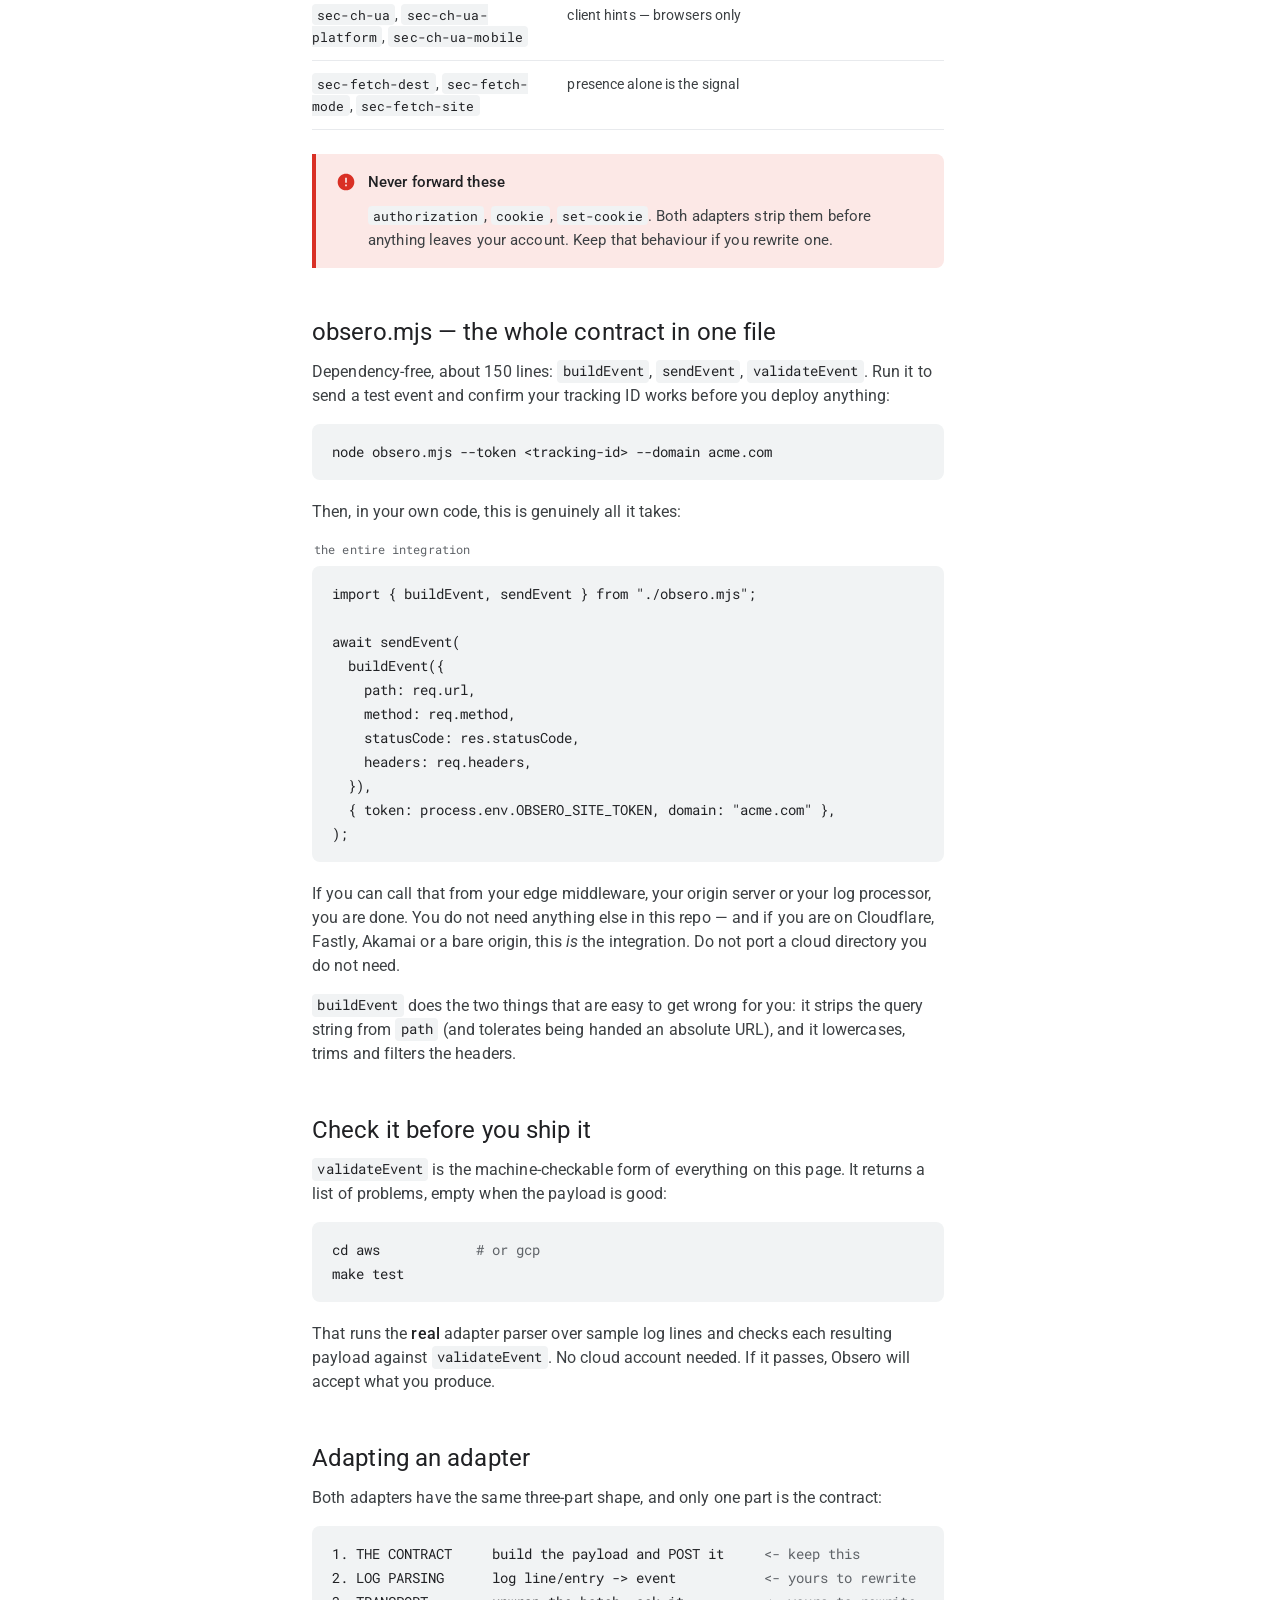
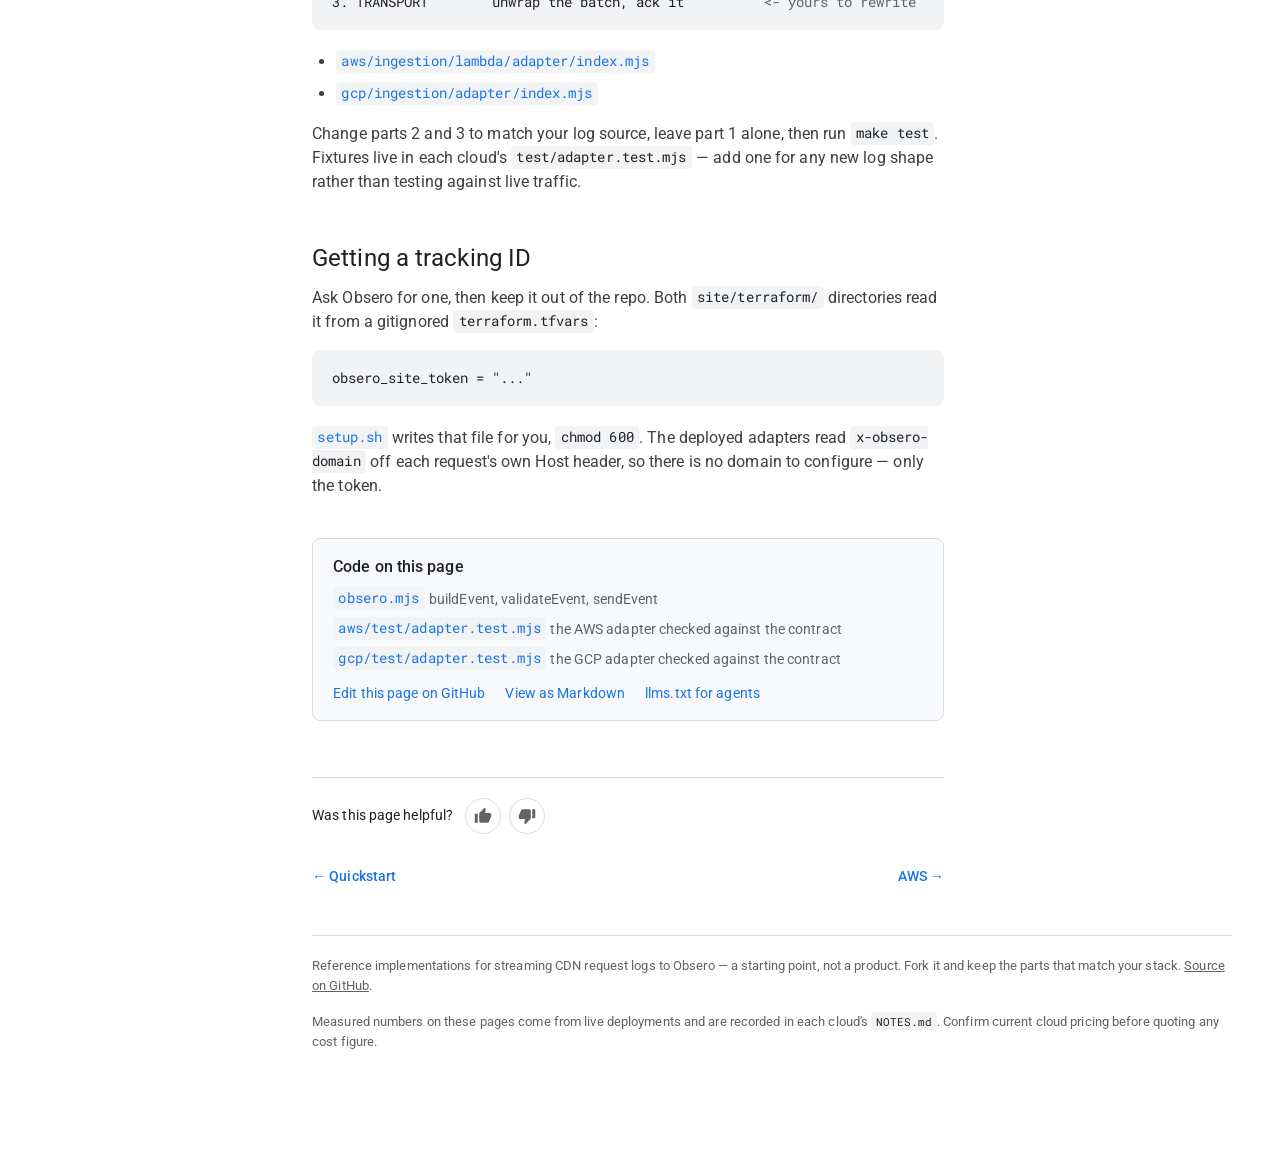
<file: docs/contract.html>
<!doctype html>
<html lang="en">
<head>
<meta charset="utf-8">
<meta name="viewport" content="width=device-width, initial-scale=1">
<title>The contract&nbsp;&nbsp;|&nbsp;&nbsp;Obsero ingestion</title>
<meta name="description" content="The URL you POST to and the payload Obsero expects. The only thing you have to get right.">
<link rel="preconnect" href="https://fonts.googleapis.com">
<link rel="preconnect" href="https://fonts.gstatic.com" crossorigin>
<link href="https://fonts.googleapis.com/css2?family=Roboto:wght@300;400;500;700&amp;family=Roboto+Mono:wght@400;500&amp;display=swap" rel="stylesheet">
<link rel="stylesheet" href="assets/docs.css">
<link rel="alternate" type="text/markdown" href="contract.md" title="This page as Markdown">
<link rel="icon" href="data:image/svg+xml,%3Csvg xmlns='http://www.w3.org/2000/svg' viewBox='0 0 24 24'%3E%3Ccircle cx='12' cy='12' r='10' fill='%231a73e8'/%3E%3Ccircle cx='12' cy='12' r='4' fill='white'/%3E%3C/svg%3E">
</head>
<body>
<a class="skip" href="#main">Skip to main content</a>

<header class="topbar">
  <button class="iconbtn" id="nav-toggle" type="button" aria-label="Open navigation" aria-expanded="false" aria-controls="sidenav">
    <svg viewBox="0 0 24 24" fill="currentColor" aria-hidden="true"><path d="M3 18h18v-2H3v2zm0-5h18v-2H3v2zm0-7v2h18V6H3z"/></svg>
  </button>
  <a class="product" href="index.html"><b>Obsero ingestion</b> <span>Documentation</span></a>
  <div class="topbar-end">
    <a class="topbar-link" href="contract.html">The contract</a>
    <a class="topbar-link" href="https://github.com/Obsero-ai/obsero-public">GitHub</a>
  </div>
</header>

<div class="scrim" hidden-desktop></div>

<div class="shell">
<nav class="sidenav" id="sidenav" aria-label="Documentation">
  <div class="navsearch">
    <input id="navsearch-input" type="search" placeholder="Search docs" aria-label="Search the documentation" autocomplete="off" spellcheck="false">
  </div>
  <div id="navresults" class="navresults" hidden></div>
  <div id="navtree">
    <div class="navgroup">Get started</div>
    <ul>
      <li><a class="navitem" href="index.html">Overview</a>
      </li>
      <li><a class="navitem" href="quickstart.html">Quickstart</a>
      </li>
    </ul>
    <div class="navgroup">Reference</div>
    <ul>
      <li><a class="navitem current" href="contract.html" aria-current="page">The contract</a>
        <ul class="subnav">
          <li><a href="#the-request">The request</a></li>
          <li><a href="#headers">Headers worth carrying</a></li>
          <li><a href="#obsero-mjs">obsero.mjs — the whole contract in one file</a></li>
          <li><a href="#validate">Check it before you ship it</a></li>
          <li><a href="#adapting">Adapting an adapter</a></li>
          <li><a href="#tracking-id">Getting a tracking ID</a></li>
        </ul>
      </li>
    </ul>
    <div class="navgroup">Deployment guides</div>
    <ul>
      <li><a class="navitem" href="aws.html">AWS</a>
      </li>
      <li><a class="navitem" href="gcp.html">GCP</a>
      </li>
    </ul>
    <div class="navgroup">Support</div>
    <ul>
      <li><a class="navitem" href="troubleshooting.html">Troubleshooting</a>
      </li>
    </ul>
  </div>
</nav>

  <div class="content">
    <article id="main">
      <nav class="breadcrumb" aria-label="Breadcrumb">
        <a href="index.html">Obsero ingestion</a> <span aria-hidden="true">&rsaquo;</span> <span>Reference</span> <span aria-hidden="true">&rsaquo;</span> <span>The contract</span>
      </nav>


<h1>The contract</h1>
<p class="lede">The URL you POST to, and the payload. Everything else is yours to decide.</p>

<p>Which cloud, which log source, which language, whether you buffer or send per request, whether
you use Terraform at all &mdash; none of that is part of the contract. This page is.</p>

<h2 id="the-request"><a class="anchor" href="#the-request" aria-label="Link to this section">#</a>The request</h2>

<figure class="snippet">
<figcaption>one event per HTTP request</figcaption>
<pre><code>POST https://analytics-staging.obsero.ai/v1/events

content-type:     application/json
x-obsero-domain:  acme.com          <span class="c"># which site this event belongs to</span>
x-obsero-key:     &lt;tracking ID&gt;     <span class="c"># proves you own it</span>

{
  "path": "/pricing",
  "method": "GET",
  "statusCode": 200,
  "headers": {
    "host": "acme.com",
    "user-agent": "Mozilla/5.0 ...; compatible; ChatGPT-User/1.0; +https://openai.com/bot",
    "accept": "*/*",
    "signature-agent": "\"https://chatgpt.com\"",
    "signature-input": "sig1=(\"@authority\" \"signature-agent\");created=...",
    "signature": "sig1=:...:"
  }
}</code></pre>
</figure>

<div class="table-wrap">
<table>
<thead><tr><th>field</th><th>rules</th></tr></thead>
<tbody>
<tr><td><code>path</code></td><td>Path <strong>only</strong>. <code>/pricing</code>, never
<code>/pricing?ref=x</code> and never a full URL. Leaving the query string on makes every distinct
URL its own page in the analytics &mdash; the most common mistake by far.</td></tr>
<tr><td><code>method</code></td><td>Uppercase. <code>"GET"</code>.</td></tr>
<tr><td><code>statusCode</code></td><td>A number, not a string. <code>200</code>.</td></tr>
<tr><td><code>headers</code></td><td>Lowercase names &rarr; verbatim values. This is what
classification runs on, so send as many as you can get.</td></tr>
</tbody>
</table>
</div>

<h2 id="headers"><a class="anchor" href="#headers" aria-label="Link to this section">#</a>Headers worth carrying</h2>

<p>Roughly in order of value:</p>

<div class="table-wrap">
<table>
<thead><tr><th>header</th><th>what it buys you</th></tr></thead>
<tbody>
<tr><td><code>user-agent</code></td><td>everything starts here</td></tr>
<tr><td><code>from</code></td><td>GPTBot, Googlebot</td></tr>
<tr><td><code>signature-agent</code>, <code>signature-input</code>, <code>signature</code></td><td>Web Bot Auth &mdash; <strong>proves</strong> an agent is who it claims to be, rather than taking a User-Agent at face value</td></tr>
<tr><td><code>accept</code>, <code>accept-language</code></td><td>browsers vs <code>*/*</code> bots</td></tr>
<tr><td><code>sec-ch-ua</code>, <code>sec-ch-ua-platform</code>, <code>sec-ch-ua-mobile</code></td><td>client hints &mdash; browsers only</td></tr>
<tr><td><code>sec-fetch-dest</code>, <code>sec-fetch-mode</code>, <code>sec-fetch-site</code></td><td>presence alone is the signal</td></tr>
</tbody>
</table>
</div>

<div class="aside warning" role="note"><svg viewBox="0 0 24 24" aria-hidden="true"><path d="M12 2C6.48 2 2 6.48 2 12s4.48 10 10 10 10-4.48 10-10S17.52 2 12 2zm1 15h-2v-2h2v2zm0-4h-2V7h2v6z"/></svg><div class="body">
  <p><b class="label">Never forward these</b></p>
  <p><code>authorization</code>, <code>cookie</code>, <code>set-cookie</code>. Both adapters strip
  them before anything leaves your account. Keep that behaviour if you rewrite one.</p>
</div></div>
<h2 id="obsero-mjs"><a class="anchor" href="#obsero-mjs" aria-label="Link to this section">#</a>obsero.mjs &mdash; the whole contract in one file</h2>

<p>Dependency-free, about 150 lines: <code>buildEvent</code>, <code>sendEvent</code>,
<code>validateEvent</code>. Run it to send a test event and confirm your tracking ID works before
you deploy anything:</p>

<pre><code>node obsero.mjs --token &lt;tracking-id&gt; --domain acme.com</code></pre>

<p>Then, in your own code, this is genuinely all it takes:</p>

<figure class="snippet">
<figcaption>the entire integration</figcaption>
<pre><code>import { buildEvent, sendEvent } from "./obsero.mjs";

await sendEvent(
  buildEvent({
    path: req.url,
    method: req.method,
    statusCode: res.statusCode,
    headers: req.headers,
  }),
  { token: process.env.OBSERO_SITE_TOKEN, domain: "acme.com" },
);</code></pre>
</figure>

<p>If you can call that from your edge middleware, your origin server or your log processor, you
are done. You do not need anything else in this repo &mdash; and if you are on Cloudflare, Fastly,
Akamai or a bare origin, this <em>is</em> the integration. Do not port a cloud directory you do not
need.</p>

<p><code>buildEvent</code> does the two things that are easy to get wrong for you: it strips the
query string from <code>path</code> (and tolerates being handed an absolute URL), and it lowercases,
trims and filters the headers.</p>

<h2 id="validate"><a class="anchor" href="#validate" aria-label="Link to this section">#</a>Check it before you ship it</h2>

<p><code>validateEvent</code> is the machine-checkable form of everything on this page. It returns a
list of problems, empty when the payload is good:</p>

<pre><code>cd aws            <span class="c"># or gcp</span>
make test</code></pre>

<p>That runs the <strong>real</strong> adapter parser over sample log lines and checks each
resulting payload against <code>validateEvent</code>. No cloud account needed. If it passes, Obsero
will accept what you produce.</p>

<h2 id="adapting"><a class="anchor" href="#adapting" aria-label="Link to this section">#</a>Adapting an adapter</h2>

<p>Both adapters have the same three-part shape, and only one part is the contract:</p>

<pre><code>1. THE CONTRACT     build the payload and POST it     <span class="c">&lt;- keep this</span>
2. LOG PARSING      log line/entry -&gt; event           <span class="c">&lt;- yours to rewrite</span>
3. TRANSPORT        unwrap the batch, ack it          <span class="c">&lt;- yours to rewrite</span></code></pre>

<ul>
<li><a class="src" href="https://github.com/Obsero-ai/obsero-public/blob/main/aws/ingestion/lambda/adapter/index.mjs"><code>aws/ingestion/lambda/adapter/index.mjs</code></a></li>
<li><a class="src" href="https://github.com/Obsero-ai/obsero-public/blob/main/gcp/ingestion/adapter/index.mjs"><code>gcp/ingestion/adapter/index.mjs</code></a></li>
</ul>

<p>Change parts 2 and 3 to match your log source, leave part 1 alone, then run
<code>make test</code>. Fixtures live in each cloud's <code>test/adapter.test.mjs</code> &mdash; add
one for any new log shape rather than testing against live traffic.</p>

<h2 id="tracking-id"><a class="anchor" href="#tracking-id" aria-label="Link to this section">#</a>Getting a tracking ID</h2>

<p>Ask Obsero for one, then keep it out of the repo. Both <code>site/terraform/</code> directories
read it from a gitignored <code>terraform.tfvars</code>:</p>

<pre><code>obsero_site_token = "..."</code></pre>

<p><a class="src" href="https://github.com/Obsero-ai/obsero-public/blob/main/setup.sh"><code>setup.sh</code></a> writes that file for you, <code>chmod 600</code>. The deployed adapters
read <code>x-obsero-domain</code> off each request's own Host header, so there is no domain to
configure &mdash; only the token.</p>


      <section class="srcbox" aria-label="Source on GitHub">
        <p class="srcbox-title">Code on this page</p>
        <ul>
          <li><a href="https://github.com/Obsero-ai/obsero-public/blob/main/obsero.mjs"><code>obsero.mjs</code></a> <span>buildEvent, validateEvent, sendEvent</span></li>
          <li><a href="https://github.com/Obsero-ai/obsero-public/blob/main/aws/test/adapter.test.mjs"><code>aws/test/adapter.test.mjs</code></a> <span>the AWS adapter checked against the contract</span></li>
          <li><a href="https://github.com/Obsero-ai/obsero-public/blob/main/gcp/test/adapter.test.mjs"><code>gcp/test/adapter.test.mjs</code></a> <span>the GCP adapter checked against the contract</span></li>
        </ul>
        <p class="srcbox-links"><a href="https://github.com/Obsero-ai/obsero-public/edit/main/docs/contract.html">Edit this page on GitHub</a><a href="contract.md">View as Markdown</a><a href="llms.txt">llms.txt for agents</a></p>
      </section>

      <div class="helpful">
        <span>Was this page helpful?</span>
        <span class="thumbs">
          <a class="thumb" href="https://github.com/Obsero-ai/obsero-public/issues/new?title=Docs:+The+contract" aria-label="Yes, this page was helpful"><svg viewBox="0 0 24 24" aria-hidden="true"><path d="M1 21h4V9H1v12zm22-11c0-1.1-.9-2-2-2h-6.31l.95-4.57.03-.32c0-.41-.17-.79-.44-1.06L14.17 1 7.59 7.59C7.22 7.95 7 8.45 7 9v10c0 1.1.9 2 2 2h9c.83 0 1.54-.5 1.84-1.22l3.02-7.05c.09-.23.14-.47.14-.73v-2z"/></svg></a>
          <a class="thumb" href="https://github.com/Obsero-ai/obsero-public/issues/new?title=Docs:+The+contract" aria-label="No, this page needs work"><svg viewBox="0 0 24 24" aria-hidden="true"><path d="M15 3H6c-.83 0-1.54.5-1.84 1.22l-3.02 7.05c-.09.23-.14.47-.14.73v2c0 1.1.9 2 2 2h6.31l-.95 4.57-.03.32c0 .41.17.79.44 1.06L9.83 23l6.59-6.59c.36-.36.58-.86.58-1.41V5c0-1.1-.9-2-2-2zm4 0v12h4V3h-4z"/></svg></a>
        </span>
      </div>

      <nav class="nextprev" aria-label="Pagination">
        <a href="quickstart.html">&larr; Quickstart</a>
        <a href="aws.html">AWS &rarr;</a>
      </nav>
    </article>

      <aside class="toc">
        <div class="toc-inner">
          <h2>On this page</h2>
          <ul>
          <li><a href="#the-request">The request</a></li>
          <li><a href="#headers">Headers worth carrying</a></li>
          <li><a href="#obsero-mjs">obsero.mjs — the whole contract in one file</a></li>
          <li><a href="#validate">Check it before you ship it</a></li>
          <li><a href="#adapting">Adapting an adapter</a></li>
          <li><a href="#tracking-id">Getting a tracking ID</a></li>
          </ul>
        </div>
      </aside>

    <div class="pagefoot">
      <p>Reference implementations for streaming CDN request logs to Obsero &mdash; a starting point, not a product. Fork it and keep the parts that match your stack. <a href="https://github.com/Obsero-ai/obsero-public">Source on GitHub</a>.</p>
      <p>Measured numbers on these pages come from live deployments and are recorded in each cloud's <code>NOTES.md</code>. Confirm current cloud pricing before quoting any cost figure.</p>
    </div>
  </div>
</div>

<script src="assets/search-index.js" defer></script>
<script src="assets/docs.js" defer></script>
</body>
</html>
</file>
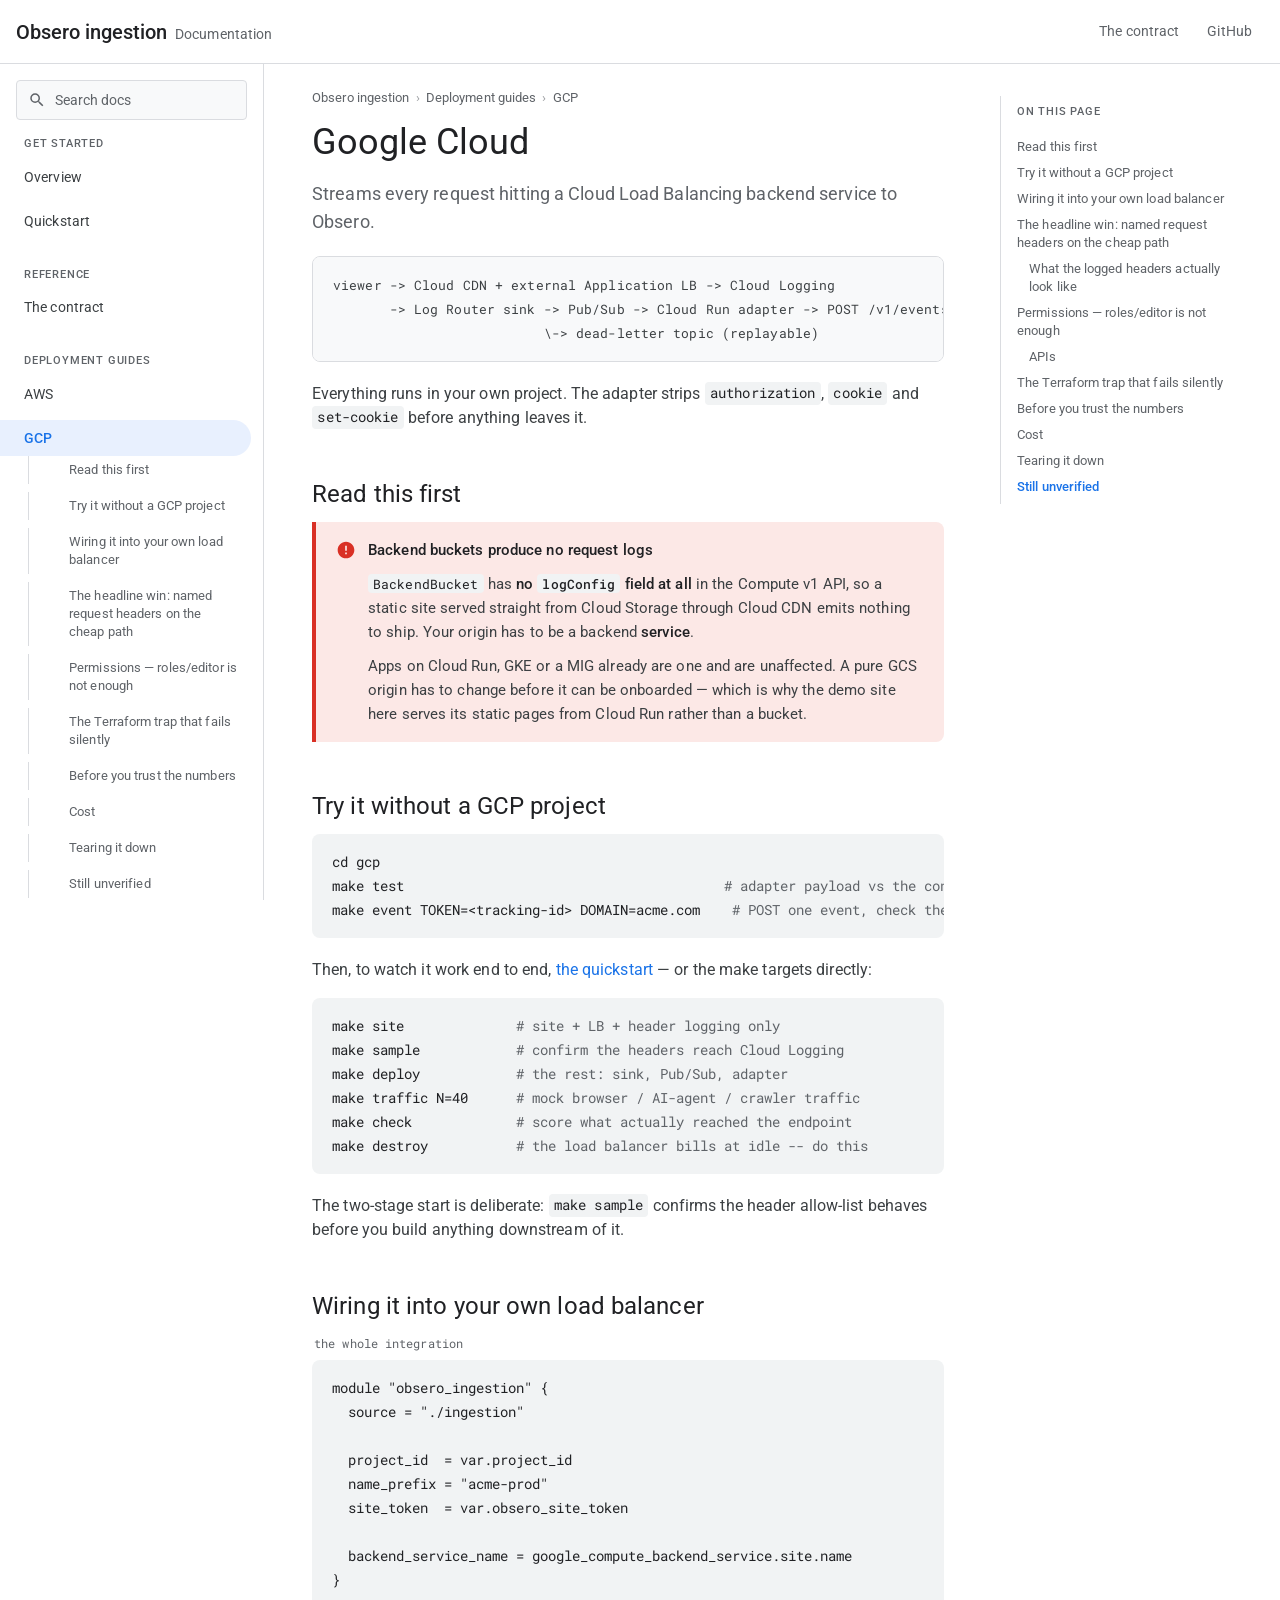
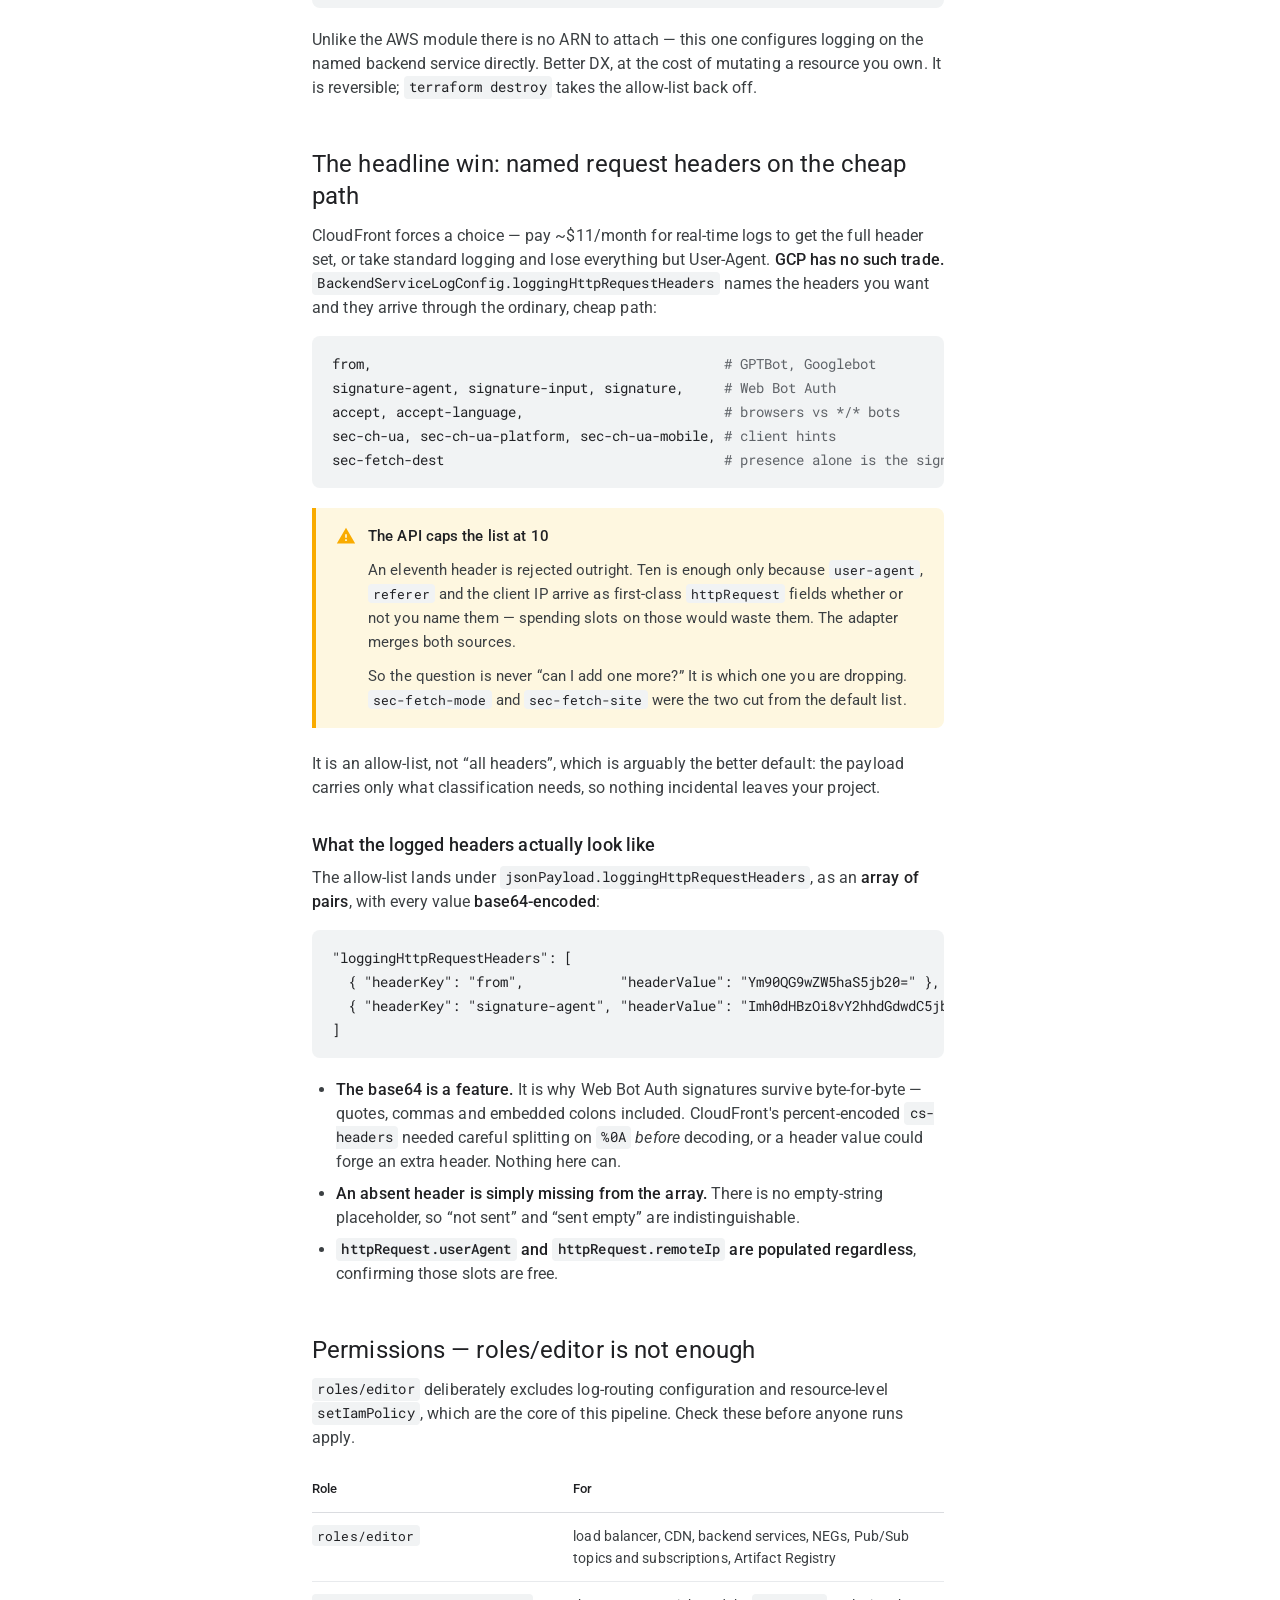
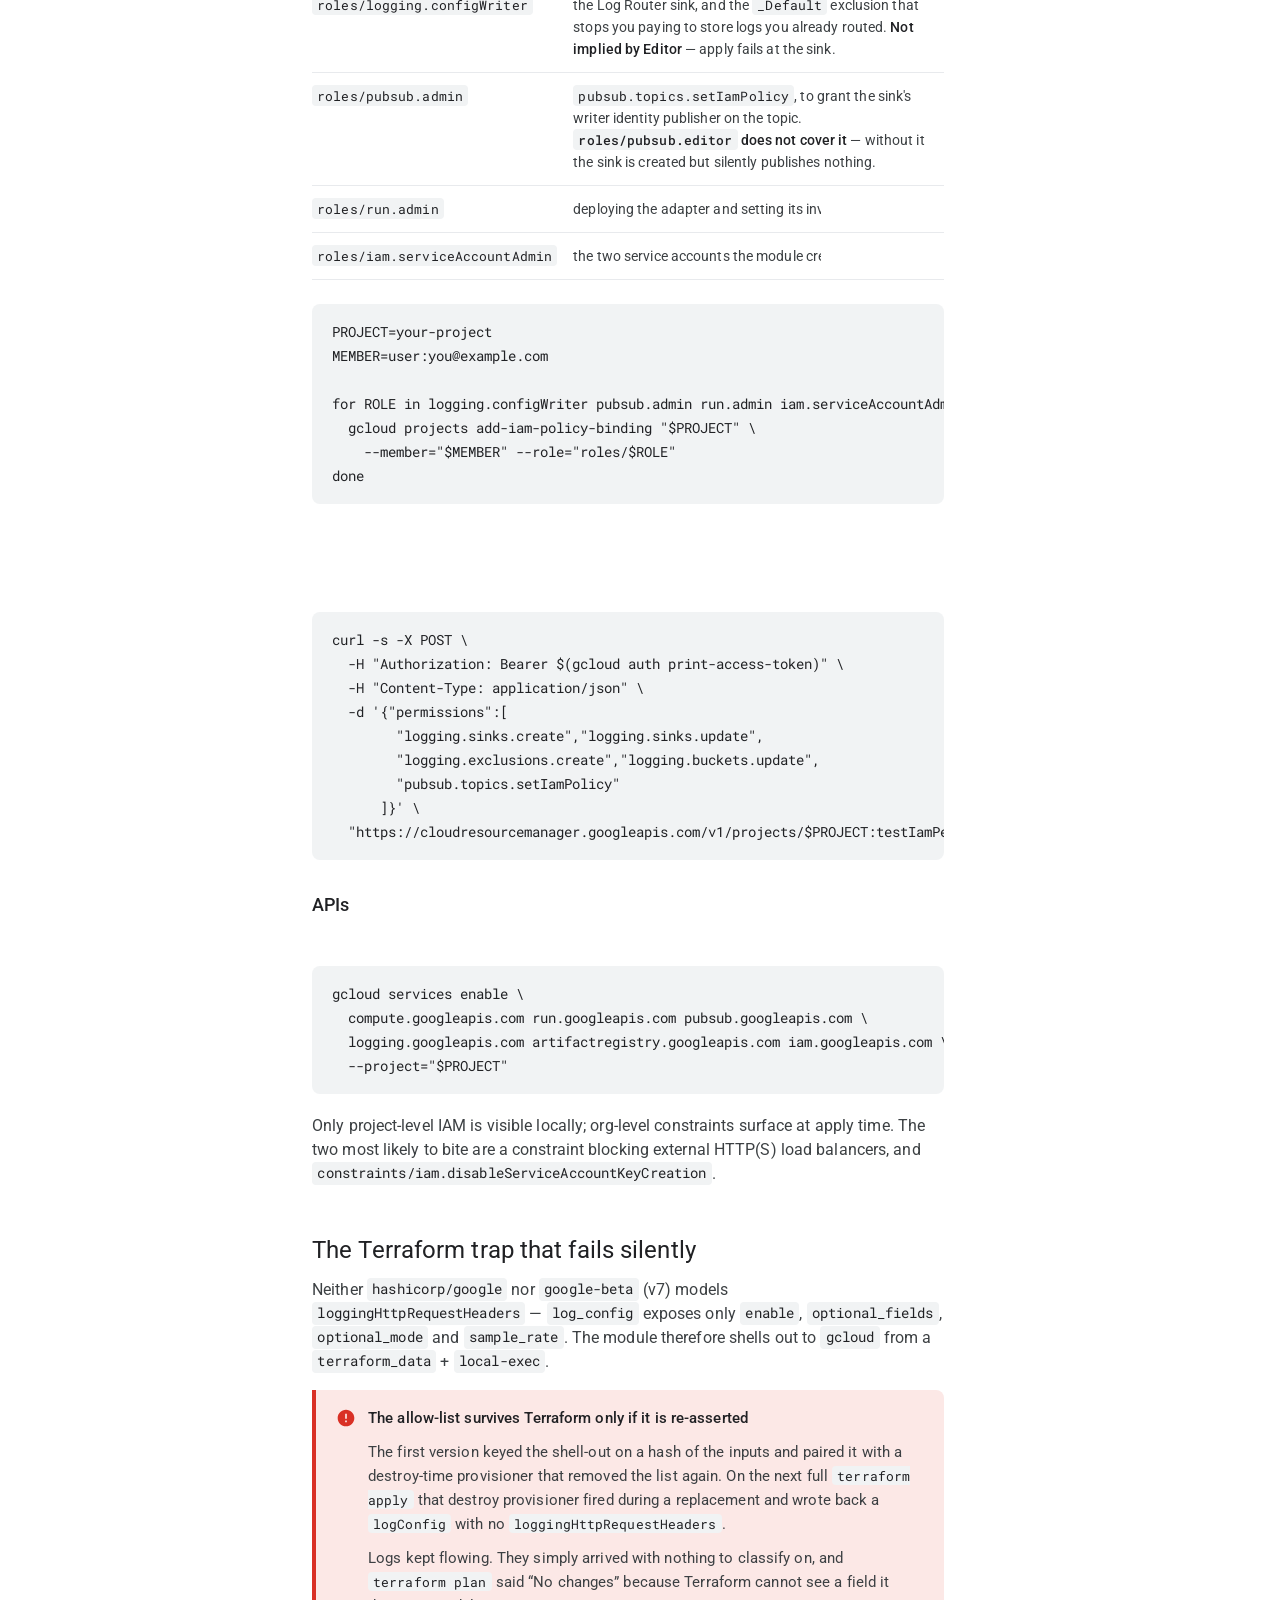
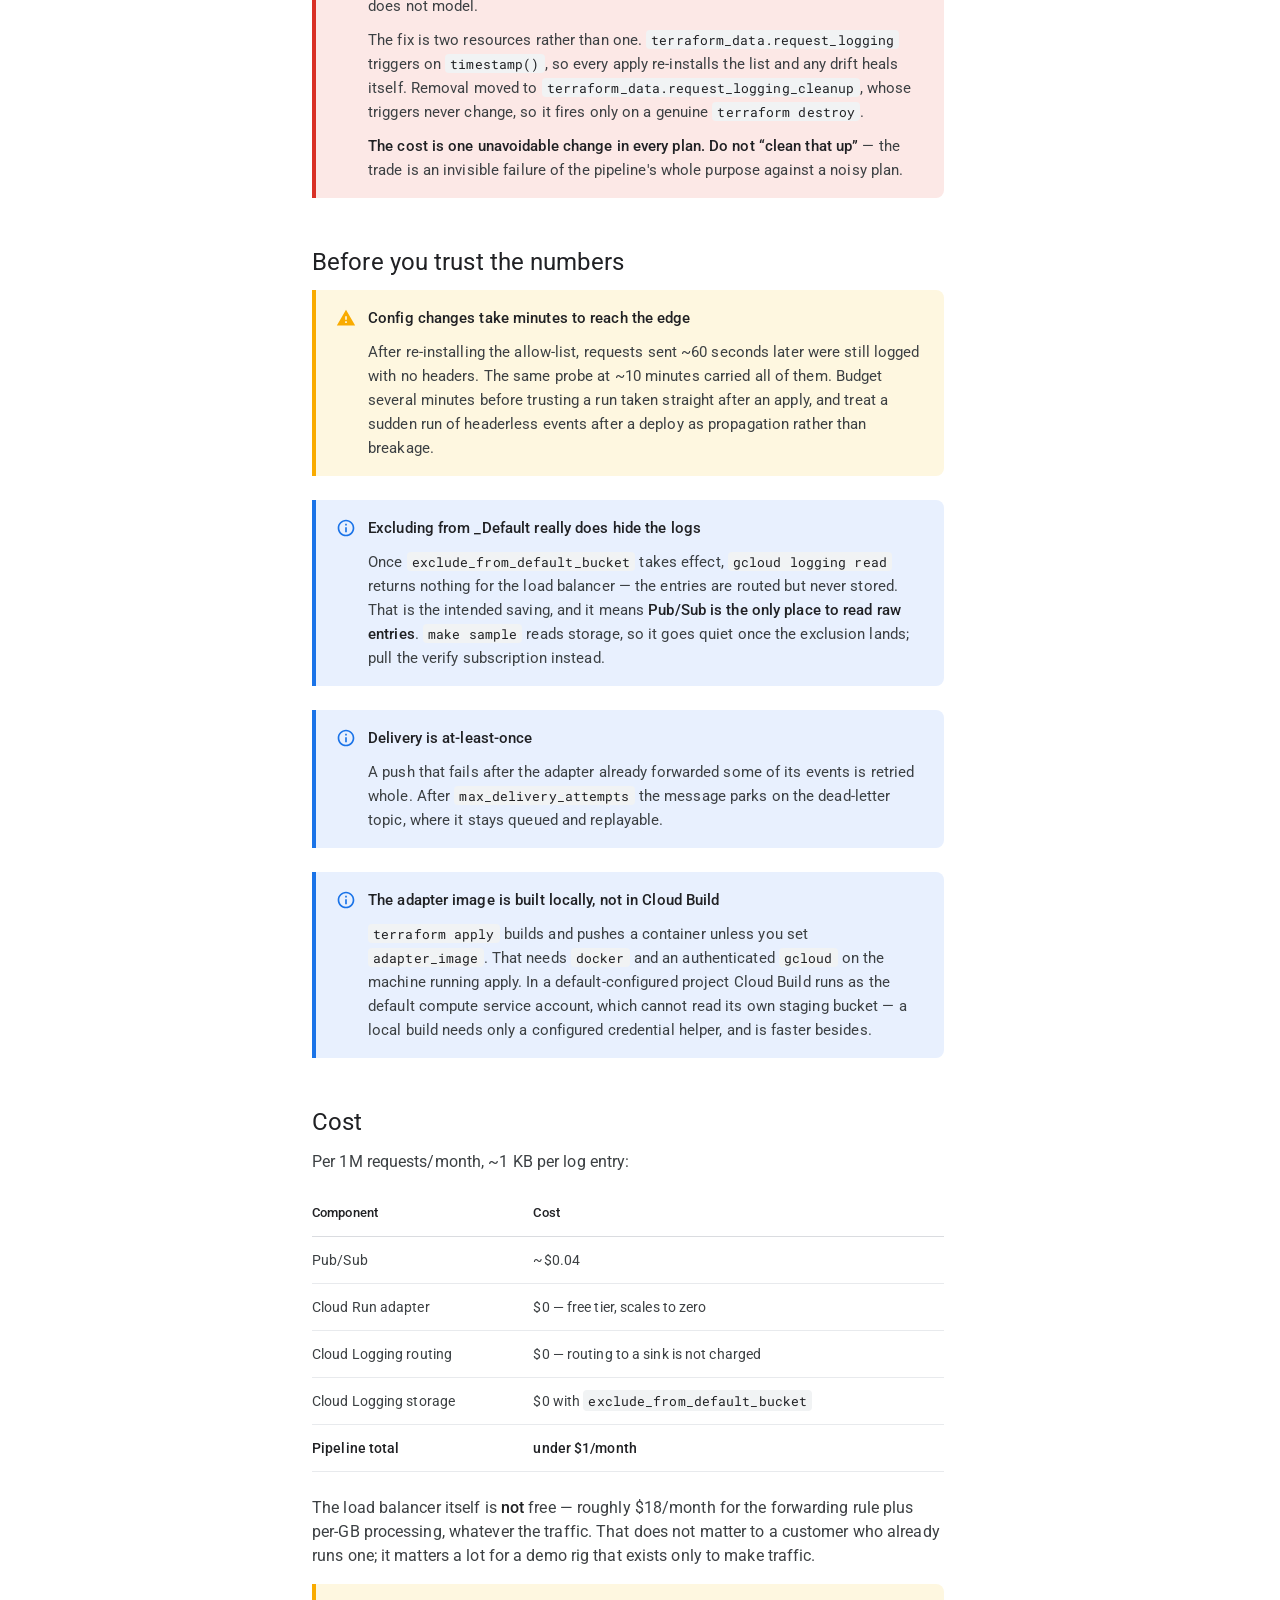
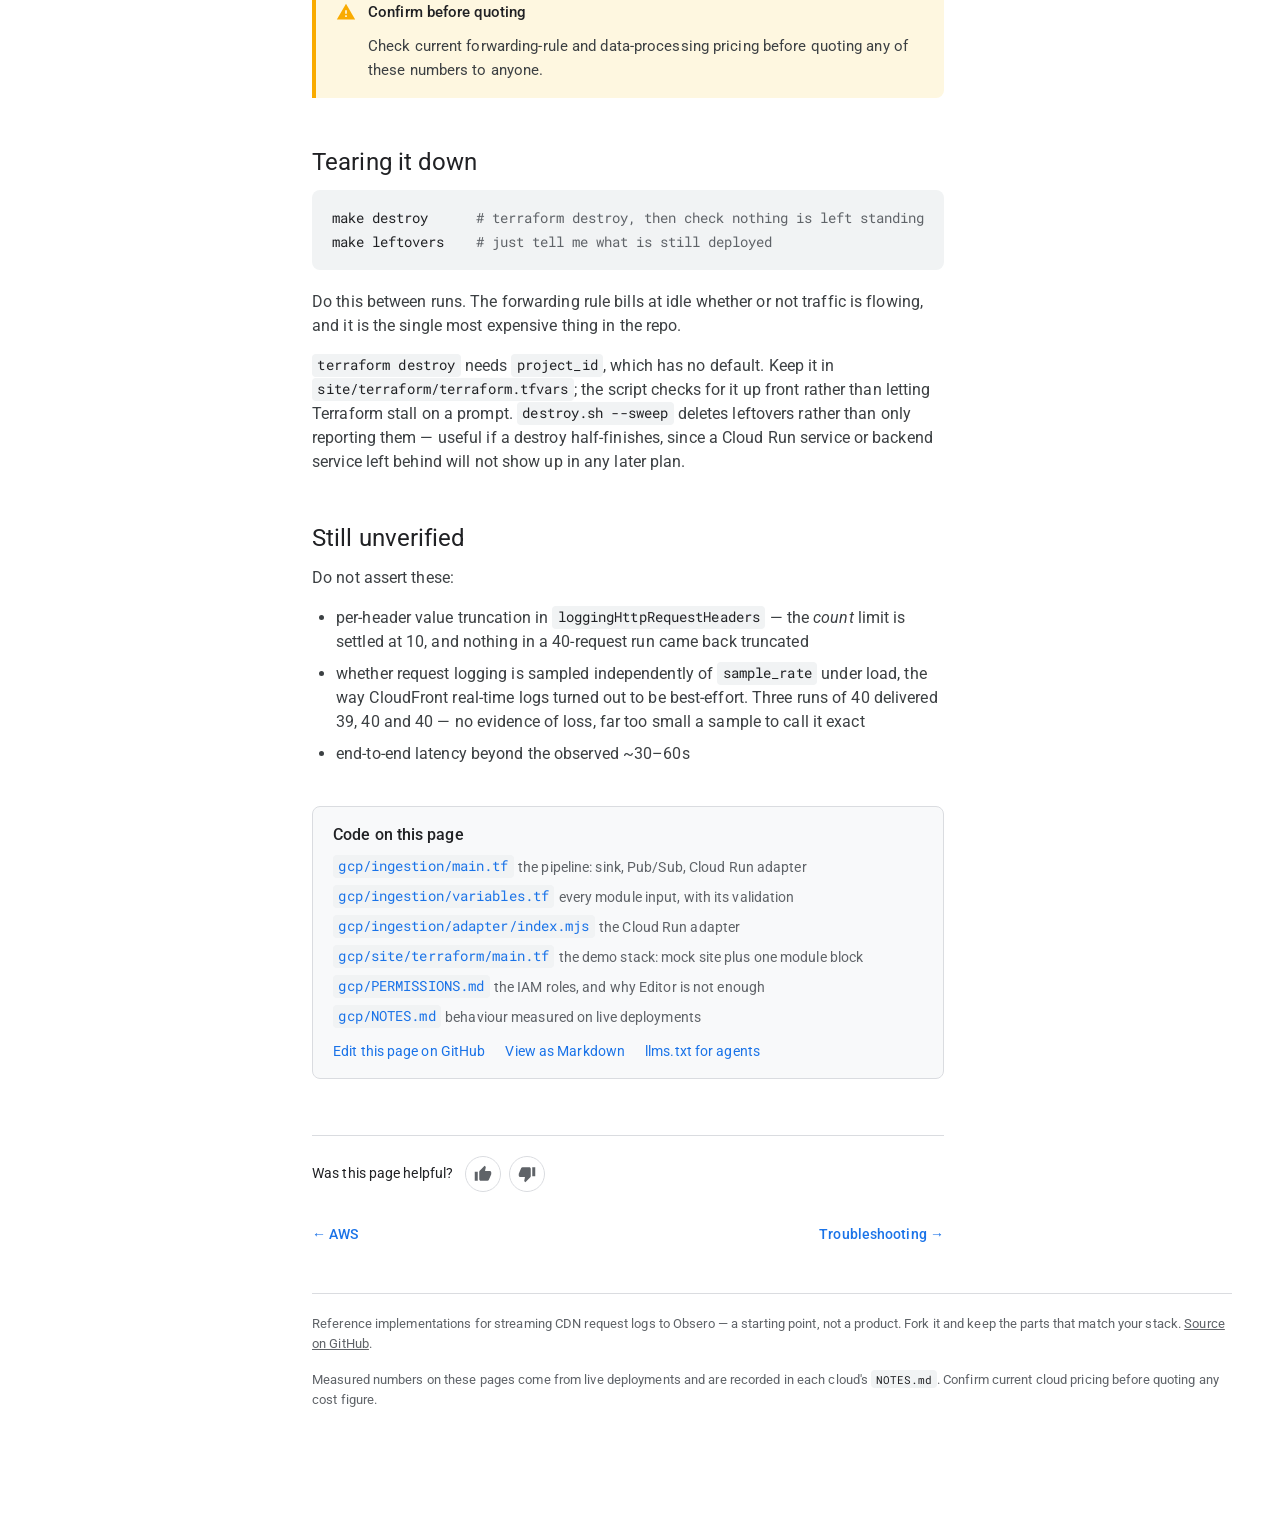
<file: docs/gcp.html>
<!doctype html>
<html lang="en">
<head>
<meta charset="utf-8">
<meta name="viewport" content="width=device-width, initial-scale=1">
<title>GCP&nbsp;&nbsp;|&nbsp;&nbsp;Obsero ingestion</title>
<meta name="description" content="Load balancer request logs to Pub/Sub to a Cloud Run adapter. Named headers on the cheap path, permissions, and cost.">
<link rel="preconnect" href="https://fonts.googleapis.com">
<link rel="preconnect" href="https://fonts.gstatic.com" crossorigin>
<link href="https://fonts.googleapis.com/css2?family=Roboto:wght@300;400;500;700&amp;family=Roboto+Mono:wght@400;500&amp;display=swap" rel="stylesheet">
<link rel="stylesheet" href="assets/docs.css">
<link rel="alternate" type="text/markdown" href="gcp.md" title="This page as Markdown">
<link rel="icon" href="data:image/svg+xml,%3Csvg xmlns='http://www.w3.org/2000/svg' viewBox='0 0 24 24'%3E%3Ccircle cx='12' cy='12' r='10' fill='%231a73e8'/%3E%3Ccircle cx='12' cy='12' r='4' fill='white'/%3E%3C/svg%3E">
</head>
<body>
<a class="skip" href="#main">Skip to main content</a>

<header class="topbar">
  <button class="iconbtn" id="nav-toggle" type="button" aria-label="Open navigation" aria-expanded="false" aria-controls="sidenav">
    <svg viewBox="0 0 24 24" fill="currentColor" aria-hidden="true"><path d="M3 18h18v-2H3v2zm0-5h18v-2H3v2zm0-7v2h18V6H3z"/></svg>
  </button>
  <a class="product" href="index.html"><b>Obsero ingestion</b> <span>Documentation</span></a>
  <div class="topbar-end">
    <a class="topbar-link" href="contract.html">The contract</a>
    <a class="topbar-link" href="https://github.com/Obsero-ai/obsero-public">GitHub</a>
  </div>
</header>

<div class="scrim" hidden-desktop></div>

<div class="shell">
<nav class="sidenav" id="sidenav" aria-label="Documentation">
  <div class="navsearch">
    <input id="navsearch-input" type="search" placeholder="Search docs" aria-label="Search the documentation" autocomplete="off" spellcheck="false">
  </div>
  <div id="navresults" class="navresults" hidden></div>
  <div id="navtree">
    <div class="navgroup">Get started</div>
    <ul>
      <li><a class="navitem" href="index.html">Overview</a>
      </li>
      <li><a class="navitem" href="quickstart.html">Quickstart</a>
      </li>
    </ul>
    <div class="navgroup">Reference</div>
    <ul>
      <li><a class="navitem" href="contract.html">The contract</a>
      </li>
    </ul>
    <div class="navgroup">Deployment guides</div>
    <ul>
      <li><a class="navitem" href="aws.html">AWS</a>
      </li>
      <li><a class="navitem current" href="gcp.html" aria-current="page">GCP</a>
        <ul class="subnav">
          <li><a href="#backend-buckets">Read this first</a></li>
          <li><a href="#try-it">Try it without a GCP project</a></li>
          <li><a href="#wiring-it-in">Wiring it into your own load balancer</a></li>
          <li><a href="#headers">The headline win: named request headers on the cheap path</a></li>
          <li><a href="#permissions">Permissions — roles/editor is not enough</a></li>
          <li><a href="#terraform-trap">The Terraform trap that fails silently</a></li>
          <li><a href="#gotchas">Before you trust the numbers</a></li>
          <li><a href="#cost">Cost</a></li>
          <li><a href="#teardown">Tearing it down</a></li>
          <li><a href="#unverified">Still unverified</a></li>
        </ul>
      </li>
    </ul>
    <div class="navgroup">Support</div>
    <ul>
      <li><a class="navitem" href="troubleshooting.html">Troubleshooting</a>
      </li>
    </ul>
  </div>
</nav>

  <div class="content">
    <article id="main">
      <nav class="breadcrumb" aria-label="Breadcrumb">
        <a href="index.html">Obsero ingestion</a> <span aria-hidden="true">&rsaquo;</span> <span>Deployment guides</span> <span aria-hidden="true">&rsaquo;</span> <span>GCP</span>
      </nav>


<h1>Google Cloud</h1>
<p class="lede">Streams every request hitting a Cloud Load Balancing backend service to Obsero.</p>

<div class="flow">viewer -&gt; Cloud CDN + external Application LB -&gt; Cloud Logging
       -&gt; Log Router sink -&gt; Pub/Sub -&gt; Cloud Run adapter -&gt; POST /v1/events
                          \-&gt; dead-letter topic (replayable)</div>

<p>Everything runs in your own project. The adapter strips <code>authorization</code>,
<code>cookie</code> and <code>set-cookie</code> before anything leaves it.</p>

<h2 id="backend-buckets"><a class="anchor" href="#backend-buckets" aria-label="Link to this section">#</a>Read this first</h2>

<div class="aside warning" role="note"><svg viewBox="0 0 24 24" aria-hidden="true"><path d="M12 2C6.48 2 2 6.48 2 12s4.48 10 10 10 10-4.48 10-10S17.52 2 12 2zm1 15h-2v-2h2v2zm0-4h-2V7h2v6z"/></svg><div class="body">
  <p><b class="label">Backend buckets produce no request logs</b></p>
  <p><code>BackendBucket</code> has <strong>no <code>logConfig</code> field at all</strong> in the
  Compute v1 API, so a static site served straight from Cloud Storage through Cloud CDN emits nothing
  to ship. Your origin has to be a backend <strong>service</strong>.</p>
  <p>Apps on Cloud Run, GKE or a MIG already are one and are unaffected. A pure GCS origin has to
  change before it can be onboarded &mdash; which is why the demo site here serves its static pages
  from Cloud Run rather than a bucket.</p>
</div></div>
<h2 id="try-it"><a class="anchor" href="#try-it" aria-label="Link to this section">#</a>Try it without a GCP project</h2>

<pre><code>cd gcp
make test                                        <span class="c"># adapter payload vs the contract</span>
make event TOKEN=&lt;tracking-id&gt; DOMAIN=acme.com    <span class="c"># POST one event, check the ID</span></code></pre>

<p>Then, to watch it work end to end, <a href="quickstart.html">the quickstart</a> &mdash; or the
make targets directly:</p>

<pre><code>make site              <span class="c"># site + LB + header logging only</span>
make sample            <span class="c"># confirm the headers reach Cloud Logging</span>
make deploy            <span class="c"># the rest: sink, Pub/Sub, adapter</span>
make traffic N=40      <span class="c"># mock browser / AI-agent / crawler traffic</span>
make check             <span class="c"># score what actually reached the endpoint</span>
make destroy           <span class="c"># the load balancer bills at idle -- do this</span></code></pre>

<p>The two-stage start is deliberate: <code>make sample</code> confirms the header allow-list behaves
before you build anything downstream of it.</p>

<h2 id="wiring-it-in"><a class="anchor" href="#wiring-it-in" aria-label="Link to this section">#</a>Wiring it into your own load balancer</h2>

<figure class="snippet">
<figcaption>the whole integration</figcaption>
<pre><code>module "obsero_ingestion" {
  source = "./ingestion"

  project_id  = var.project_id
  name_prefix = "acme-prod"
  site_token  = var.obsero_site_token

  backend_service_name = google_compute_backend_service.site.name
}</code></pre>
</figure>

<p>Unlike the AWS module there is no ARN to attach &mdash; this one configures logging on the named
backend service directly. Better DX, at the cost of mutating a resource you own. It is reversible;
<code>terraform destroy</code> takes the allow-list back off.</p>

<h2 id="headers"><a class="anchor" href="#headers" aria-label="Link to this section">#</a>The headline win: named request headers on the cheap path</h2>

<p>CloudFront forces a choice &mdash; pay ~$11/month for real-time logs to get the full header set, or
take standard logging and lose everything but User-Agent. <strong>GCP has no such trade.</strong>
<code>BackendServiceLogConfig.loggingHttpRequestHeaders</code> names the headers you want and they
arrive through the ordinary, cheap path:</p>

<pre><code>from,                                            <span class="c"># GPTBot, Googlebot</span>
signature-agent, signature-input, signature,     <span class="c"># Web Bot Auth</span>
accept, accept-language,                         <span class="c"># browsers vs */* bots</span>
sec-ch-ua, sec-ch-ua-platform, sec-ch-ua-mobile, <span class="c"># client hints</span>
sec-fetch-dest                                   <span class="c"># presence alone is the signal</span></code></pre>

<div class="aside caution" role="note"><svg viewBox="0 0 24 24" aria-hidden="true"><path d="M1 21h22L12 2 1 21zm12-3h-2v-2h2v2zm0-4h-2v-4h2v4z"/></svg><div class="body">
  <p><b class="label">The API caps the list at 10</b></p>
  <p>An eleventh header is rejected outright. Ten is enough only because <code>user-agent</code>,
  <code>referer</code> and the client IP arrive as first-class <code>httpRequest</code> fields whether
  or not you name them &mdash; spending slots on those would waste them. The adapter merges both
  sources.</p>
  <p>So the question is never &ldquo;can I add one more?&rdquo; It is which one you are dropping.
  <code>sec-fetch-mode</code> and <code>sec-fetch-site</code> were the two cut from the default
  list.</p>
</div></div>
<p>It is an allow-list, not &ldquo;all headers&rdquo;, which is arguably the better default: the
payload carries only what classification needs, so nothing incidental leaves your project.</p>

<h3 id="what-they-look-like"><a class="anchor" href="#what-they-look-like" aria-label="Link to this section">#</a>What the logged headers actually look like</h3>

<p>The allow-list lands under <code>jsonPayload.loggingHttpRequestHeaders</code>, as an <strong>array
of pairs</strong>, with every value <strong>base64-encoded</strong>:</p>

<pre><code>"loggingHttpRequestHeaders": [
  { "headerKey": "from",            "headerValue": "Ym90QG9wZW5haS5jb20=" },
  { "headerKey": "signature-agent", "headerValue": "Imh0dHBzOi8vY2hhdGdwdC5jb20i" }
]</code></pre>

<ul>
<li><strong>The base64 is a feature.</strong> It is why Web Bot Auth signatures survive
byte-for-byte &mdash; quotes, commas and embedded colons included. CloudFront's percent-encoded
<code>cs-headers</code> needed careful splitting on <code>%0A</code> <em>before</em> decoding, or a
header value could forge an extra header. Nothing here can.</li>
<li><strong>An absent header is simply missing from the array.</strong> There is no empty-string
placeholder, so &ldquo;not sent&rdquo; and &ldquo;sent empty&rdquo; are indistinguishable.</li>
<li><strong><code>httpRequest.userAgent</code> and <code>httpRequest.remoteIp</code> are populated
regardless</strong>, confirming those slots are free.</li>
</ul>

<h2 id="permissions"><a class="anchor" href="#permissions" aria-label="Link to this section">#</a>Permissions &mdash; roles/editor is not enough</h2>

<p><code>roles/editor</code> deliberately excludes log-routing configuration and resource-level
<code>setIamPolicy</code>, which are the core of this pipeline. Check these before anyone runs
apply.</p>

<div class="table-wrap">
<table>
<thead><tr><th>Role</th><th>For</th></tr></thead>
<tbody>
<tr><td><code>roles/editor</code></td><td>load balancer, CDN, backend services, NEGs, Pub/Sub topics and subscriptions, Artifact Registry</td></tr>
<tr><td><code>roles/logging.configWriter</code></td><td>the Log Router sink, and the <code>_Default</code> exclusion that stops you paying to store logs you already routed. <strong>Not implied by Editor</strong> &mdash; apply fails at the sink.</td></tr>
<tr><td><code>roles/pubsub.admin</code></td><td><code>pubsub.topics.setIamPolicy</code>, to grant the sink's writer identity publisher on the topic. <strong><code>roles/pubsub.editor</code> does not cover it</strong> &mdash; without it the sink is created but silently publishes nothing.</td></tr>
<tr><td><code>roles/run.admin</code></td><td>deploying the adapter and setting its invoker policy</td></tr>
<tr><td><code>roles/iam.serviceAccountAdmin</code></td><td>the two service accounts the module creates</td></tr>
</tbody>
</table>
</div>

<pre><code>PROJECT=your-project
MEMBER=user:you@example.com

for ROLE in logging.configWriter pubsub.admin run.admin iam.serviceAccountAdmin; do
  gcloud projects add-iam-policy-binding "$PROJECT" \
    --member="$MEMBER" --role="roles/$ROLE"
done</code></pre>

<p>Check it directly rather than inferring from role names. There is no
<code>gcloud projects test-iam-permissions</code> subcommand, so the REST call is the way &mdash; an
empty <code>permissions</code> array back means none are granted:</p>

<pre><code>curl -s -X POST \
  -H "Authorization: Bearer $(gcloud auth print-access-token)" \
  -H "Content-Type: application/json" \
  -d '{"permissions":[
        "logging.sinks.create","logging.sinks.update",
        "logging.exclusions.create","logging.buckets.update",
        "pubsub.topics.setIamPolicy"
      ]}' \
  "https://cloudresourcemanager.googleapis.com/v1/projects/$PROJECT:testIamPermissions"</code></pre>

<h3 id="apis"><a class="anchor" href="#apis" aria-label="Link to this section">#</a>APIs</h3>

<p><a class="src" href="https://github.com/Obsero-ai/obsero-public/blob/main/setup.sh"><code>setup.sh</code></a> checks these and offers to enable them:</p>

<pre><code>gcloud services enable \
  compute.googleapis.com run.googleapis.com pubsub.googleapis.com \
  logging.googleapis.com artifactregistry.googleapis.com iam.googleapis.com \
  --project="$PROJECT"</code></pre>

<p>Only project-level IAM is visible locally; org-level constraints surface at apply time. The two
most likely to bite are a constraint blocking external HTTP(S) load balancers, and
<code>constraints/iam.disableServiceAccountKeyCreation</code>.</p>

<h2 id="terraform-trap"><a class="anchor" href="#terraform-trap" aria-label="Link to this section">#</a>The Terraform trap that fails silently</h2>

<p>Neither <code>hashicorp/google</code> nor <code>google-beta</code> (v7) models
<code>loggingHttpRequestHeaders</code> &mdash; <code>log_config</code> exposes only
<code>enable</code>, <code>optional_fields</code>, <code>optional_mode</code> and
<code>sample_rate</code>. The module therefore shells out to <code>gcloud</code> from a
<code>terraform_data</code> + <code>local-exec</code>.</p>

<div class="aside warning" role="note"><svg viewBox="0 0 24 24" aria-hidden="true"><path d="M12 2C6.48 2 2 6.48 2 12s4.48 10 10 10 10-4.48 10-10S17.52 2 12 2zm1 15h-2v-2h2v2zm0-4h-2V7h2v6z"/></svg><div class="body">
  <p><b class="label">The allow-list survives Terraform only if it is re-asserted</b></p>
  <p>The first version keyed the shell-out on a hash of the inputs and paired it with a destroy-time
  provisioner that removed the list again. On the next full <code>terraform apply</code> that destroy
  provisioner fired during a replacement and wrote back a <code>logConfig</code> with no
  <code>loggingHttpRequestHeaders</code>.</p>
  <p>Logs kept flowing. They simply arrived with nothing to classify on, and
  <code>terraform plan</code> said &ldquo;No changes&rdquo; because Terraform cannot see a field it
  does not model.</p>
  <p>The fix is two resources rather than one. <code>terraform_data.request_logging</code> triggers on
  <code>timestamp()</code>, so every apply re-installs the list and any drift heals itself. Removal
  moved to <code>terraform_data.request_logging_cleanup</code>, whose triggers never change, so it
  fires only on a genuine <code>terraform destroy</code>.</p>
  <p><strong>The cost is one unavoidable change in every plan. Do not &ldquo;clean that up&rdquo;</strong>
  &mdash; the trade is an invisible failure of the pipeline's whole purpose against a noisy plan.</p>
</div></div>
<h2 id="gotchas"><a class="anchor" href="#gotchas" aria-label="Link to this section">#</a>Before you trust the numbers</h2>

<div class="aside caution" role="note"><svg viewBox="0 0 24 24" aria-hidden="true"><path d="M1 21h22L12 2 1 21zm12-3h-2v-2h2v2zm0-4h-2v-4h2v4z"/></svg><div class="body">
  <p><b class="label">Config changes take minutes to reach the edge</b></p>
  <p>After re-installing the allow-list, requests sent ~60 seconds later were still logged with no
  headers. The same probe at ~10 minutes carried all of them. Budget several minutes before trusting
  a run taken straight after an apply, and treat a sudden run of headerless events after a deploy as
  propagation rather than breakage.</p>
</div></div>
<div class="aside note" role="note"><svg viewBox="0 0 24 24" aria-hidden="true"><path d="M11 7h2v2h-2zm0 4h2v6h-2zm1-9C6.48 2 2 6.48 2 12s4.48 10 10 10 10-4.48 10-10S17.52 2 12 2zm0 18c-4.41 0-8-3.59-8-8s3.59-8 8-8 8 3.59 8 8-3.59 8-8 8z"/></svg><div class="body">
  <p><b class="label">Excluding from _Default really does hide the logs</b></p>
  <p>Once <code>exclude_from_default_bucket</code> takes effect, <code>gcloud logging read</code>
  returns nothing for the load balancer &mdash; the entries are routed but never stored. That is the
  intended saving, and it means <strong>Pub/Sub is the only place to read raw entries</strong>.
  <code>make sample</code> reads storage, so it goes quiet once the exclusion lands; pull the verify
  subscription instead.</p>
</div></div>
<div class="aside note" role="note"><svg viewBox="0 0 24 24" aria-hidden="true"><path d="M11 7h2v2h-2zm0 4h2v6h-2zm1-9C6.48 2 2 6.48 2 12s4.48 10 10 10 10-4.48 10-10S17.52 2 12 2zm0 18c-4.41 0-8-3.59-8-8s3.59-8 8-8 8 3.59 8 8-3.59 8-8 8z"/></svg><div class="body">
  <p><b class="label">Delivery is at-least-once</b></p>
  <p>A push that fails after the adapter already forwarded some of its events is retried whole. After
  <code>max_delivery_attempts</code> the message parks on the dead-letter topic, where it stays queued
  and replayable.</p>
</div></div>
<div class="aside note" role="note"><svg viewBox="0 0 24 24" aria-hidden="true"><path d="M11 7h2v2h-2zm0 4h2v6h-2zm1-9C6.48 2 2 6.48 2 12s4.48 10 10 10 10-4.48 10-10S17.52 2 12 2zm0 18c-4.41 0-8-3.59-8-8s3.59-8 8-8 8 3.59 8 8-3.59 8-8 8z"/></svg><div class="body">
  <p><b class="label">The adapter image is built locally, not in Cloud Build</b></p>
  <p><code>terraform apply</code> builds and pushes a container unless you set
  <code>adapter_image</code>. That needs <code>docker</code> and an authenticated <code>gcloud</code>
  on the machine running apply. In a default-configured project Cloud Build runs as the default
  compute service account, which cannot read its own staging bucket &mdash; a local build needs only a
  configured credential helper, and is faster besides.</p>
</div></div>
<h2 id="cost"><a class="anchor" href="#cost" aria-label="Link to this section">#</a>Cost</h2>

<p>Per 1M requests/month, ~1 KB per log entry:</p>

<div class="table-wrap">
<table>
<thead><tr><th>Component</th><th>Cost</th></tr></thead>
<tbody>
<tr><td>Pub/Sub</td><td>~$0.04</td></tr>
<tr><td>Cloud Run adapter</td><td>$0 &mdash; free tier, scales to zero</td></tr>
<tr><td>Cloud Logging routing</td><td>$0 &mdash; routing to a sink is not charged</td></tr>
<tr><td>Cloud Logging storage</td><td>$0 with <code>exclude_from_default_bucket</code></td></tr>
<tr><td><strong>Pipeline total</strong></td><td><strong>under $1/month</strong></td></tr>
</tbody>
</table>
</div>

<p>The load balancer itself is <strong>not</strong> free &mdash; roughly $18/month for the forwarding
rule plus per-GB processing, whatever the traffic. That does not matter to a customer who already runs
one; it matters a lot for a demo rig that exists only to make traffic.</p>

<div class="aside caution" role="note"><svg viewBox="0 0 24 24" aria-hidden="true"><path d="M1 21h22L12 2 1 21zm12-3h-2v-2h2v2zm0-4h-2v-4h2v4z"/></svg><div class="body">
  <p><b class="label">Confirm before quoting</b></p>
  <p>Check current forwarding-rule and data-processing pricing before quoting any of these numbers to
  anyone.</p>
</div></div>
<h2 id="teardown"><a class="anchor" href="#teardown" aria-label="Link to this section">#</a>Tearing it down</h2>

<pre><code>make destroy      <span class="c"># terraform destroy, then check nothing is left standing</span>
make leftovers    <span class="c"># just tell me what is still deployed</span></code></pre>

<p>Do this between runs. The forwarding rule bills at idle whether or not traffic is flowing, and it
is the single most expensive thing in the repo.</p>

<p><code>terraform destroy</code> needs <code>project_id</code>, which has no default. Keep it in
<code>site/terraform/terraform.tfvars</code>; the script checks for it up front rather than letting
Terraform stall on a prompt. <code>destroy.sh --sweep</code> deletes leftovers rather than only
reporting them &mdash; useful if a destroy half-finishes, since a Cloud Run service or backend service
left behind will not show up in any later plan.</p>

<h2 id="unverified"><a class="anchor" href="#unverified" aria-label="Link to this section">#</a>Still unverified</h2>

<p>Do not assert these:</p>

<ul>
<li>per-header value truncation in <code>loggingHttpRequestHeaders</code> &mdash; the <em>count</em>
limit is settled at 10, and nothing in a 40-request run came back truncated</li>
<li>whether request logging is sampled independently of <code>sample_rate</code> under load, the way
CloudFront real-time logs turned out to be best-effort. Three runs of 40 delivered 39, 40 and 40 &mdash;
no evidence of loss, far too small a sample to call it exact</li>
<li>end-to-end latency beyond the observed ~30&ndash;60s</li>
</ul>


      <section class="srcbox" aria-label="Source on GitHub">
        <p class="srcbox-title">Code on this page</p>
        <ul>
          <li><a href="https://github.com/Obsero-ai/obsero-public/blob/main/gcp/ingestion/main.tf"><code>gcp/ingestion/main.tf</code></a> <span>the pipeline: sink, Pub/Sub, Cloud Run adapter</span></li>
          <li><a href="https://github.com/Obsero-ai/obsero-public/blob/main/gcp/ingestion/variables.tf"><code>gcp/ingestion/variables.tf</code></a> <span>every module input, with its validation</span></li>
          <li><a href="https://github.com/Obsero-ai/obsero-public/blob/main/gcp/ingestion/adapter/index.mjs"><code>gcp/ingestion/adapter/index.mjs</code></a> <span>the Cloud Run adapter</span></li>
          <li><a href="https://github.com/Obsero-ai/obsero-public/blob/main/gcp/site/terraform/main.tf"><code>gcp/site/terraform/main.tf</code></a> <span>the demo stack: mock site plus one module block</span></li>
          <li><a href="https://github.com/Obsero-ai/obsero-public/blob/main/gcp/PERMISSIONS.md"><code>gcp/PERMISSIONS.md</code></a> <span>the IAM roles, and why Editor is not enough</span></li>
          <li><a href="https://github.com/Obsero-ai/obsero-public/blob/main/gcp/NOTES.md"><code>gcp/NOTES.md</code></a> <span>behaviour measured on live deployments</span></li>
        </ul>
        <p class="srcbox-links"><a href="https://github.com/Obsero-ai/obsero-public/edit/main/docs/gcp.html">Edit this page on GitHub</a><a href="gcp.md">View as Markdown</a><a href="llms.txt">llms.txt for agents</a></p>
      </section>

      <div class="helpful">
        <span>Was this page helpful?</span>
        <span class="thumbs">
          <a class="thumb" href="https://github.com/Obsero-ai/obsero-public/issues/new?title=Docs:+GCP" aria-label="Yes, this page was helpful"><svg viewBox="0 0 24 24" aria-hidden="true"><path d="M1 21h4V9H1v12zm22-11c0-1.1-.9-2-2-2h-6.31l.95-4.57.03-.32c0-.41-.17-.79-.44-1.06L14.17 1 7.59 7.59C7.22 7.95 7 8.45 7 9v10c0 1.1.9 2 2 2h9c.83 0 1.54-.5 1.84-1.22l3.02-7.05c.09-.23.14-.47.14-.73v-2z"/></svg></a>
          <a class="thumb" href="https://github.com/Obsero-ai/obsero-public/issues/new?title=Docs:+GCP" aria-label="No, this page needs work"><svg viewBox="0 0 24 24" aria-hidden="true"><path d="M15 3H6c-.83 0-1.54.5-1.84 1.22l-3.02 7.05c-.09.23-.14.47-.14.73v2c0 1.1.9 2 2 2h6.31l-.95 4.57-.03.32c0 .41.17.79.44 1.06L9.83 23l6.59-6.59c.36-.36.58-.86.58-1.41V5c0-1.1-.9-2-2-2zm4 0v12h4V3h-4z"/></svg></a>
        </span>
      </div>

      <nav class="nextprev" aria-label="Pagination">
        <a href="aws.html">&larr; AWS</a>
        <a href="troubleshooting.html">Troubleshooting &rarr;</a>
      </nav>
    </article>

      <aside class="toc">
        <div class="toc-inner">
          <h2>On this page</h2>
          <ul>
          <li><a href="#backend-buckets">Read this first</a></li>
          <li><a href="#try-it">Try it without a GCP project</a></li>
          <li><a href="#wiring-it-in">Wiring it into your own load balancer</a></li>
          <li><a href="#headers">The headline win: named request headers on the cheap path</a></li>
          <li class="sub"><a href="#what-they-look-like">What the logged headers actually look like</a></li>
          <li><a href="#permissions">Permissions — roles/editor is not enough</a></li>
          <li class="sub"><a href="#apis">APIs</a></li>
          <li><a href="#terraform-trap">The Terraform trap that fails silently</a></li>
          <li><a href="#gotchas">Before you trust the numbers</a></li>
          <li><a href="#cost">Cost</a></li>
          <li><a href="#teardown">Tearing it down</a></li>
          <li><a href="#unverified">Still unverified</a></li>
          </ul>
        </div>
      </aside>

    <div class="pagefoot">
      <p>Reference implementations for streaming CDN request logs to Obsero &mdash; a starting point, not a product. Fork it and keep the parts that match your stack. <a href="https://github.com/Obsero-ai/obsero-public">Source on GitHub</a>.</p>
      <p>Measured numbers on these pages come from live deployments and are recorded in each cloud's <code>NOTES.md</code>. Confirm current cloud pricing before quoting any cost figure.</p>
    </div>
  </div>
</div>

<script src="assets/search-index.js" defer></script>
<script src="assets/docs.js" defer></script>
</body>
</html>
</file>
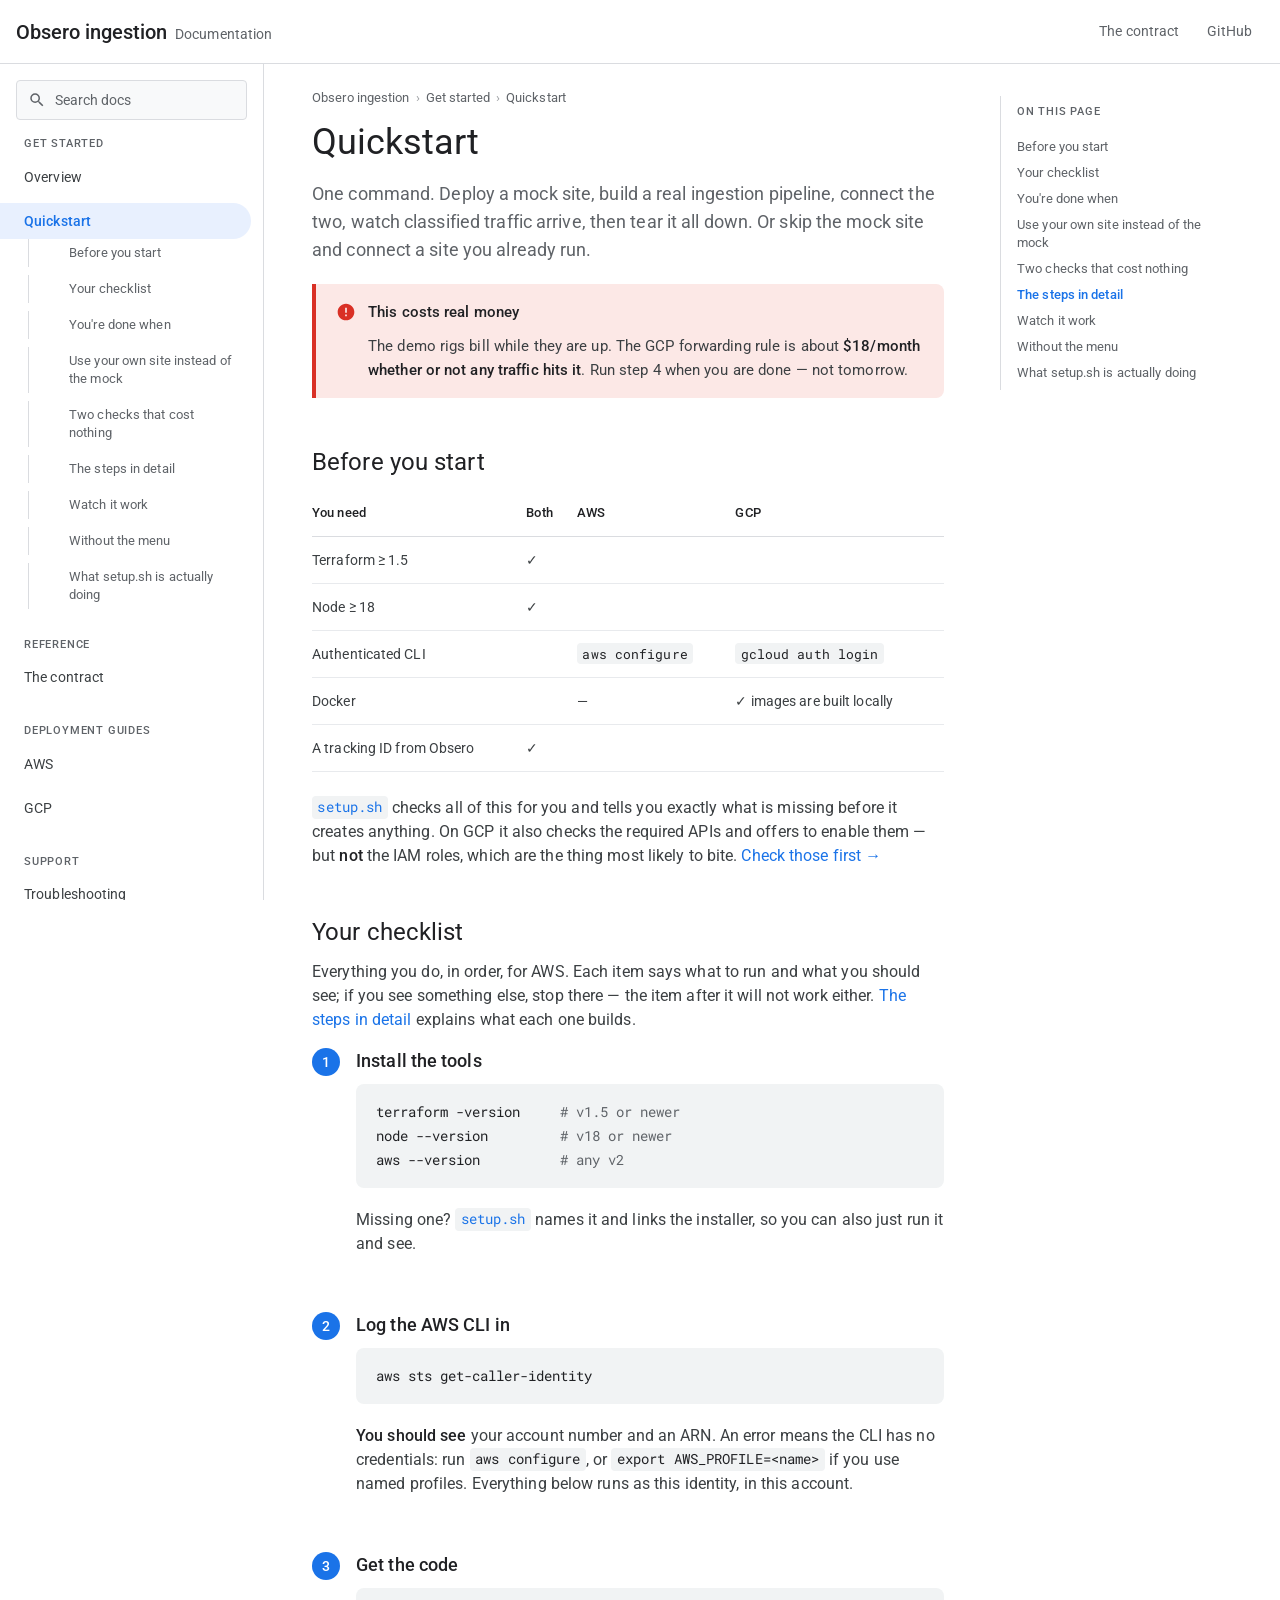
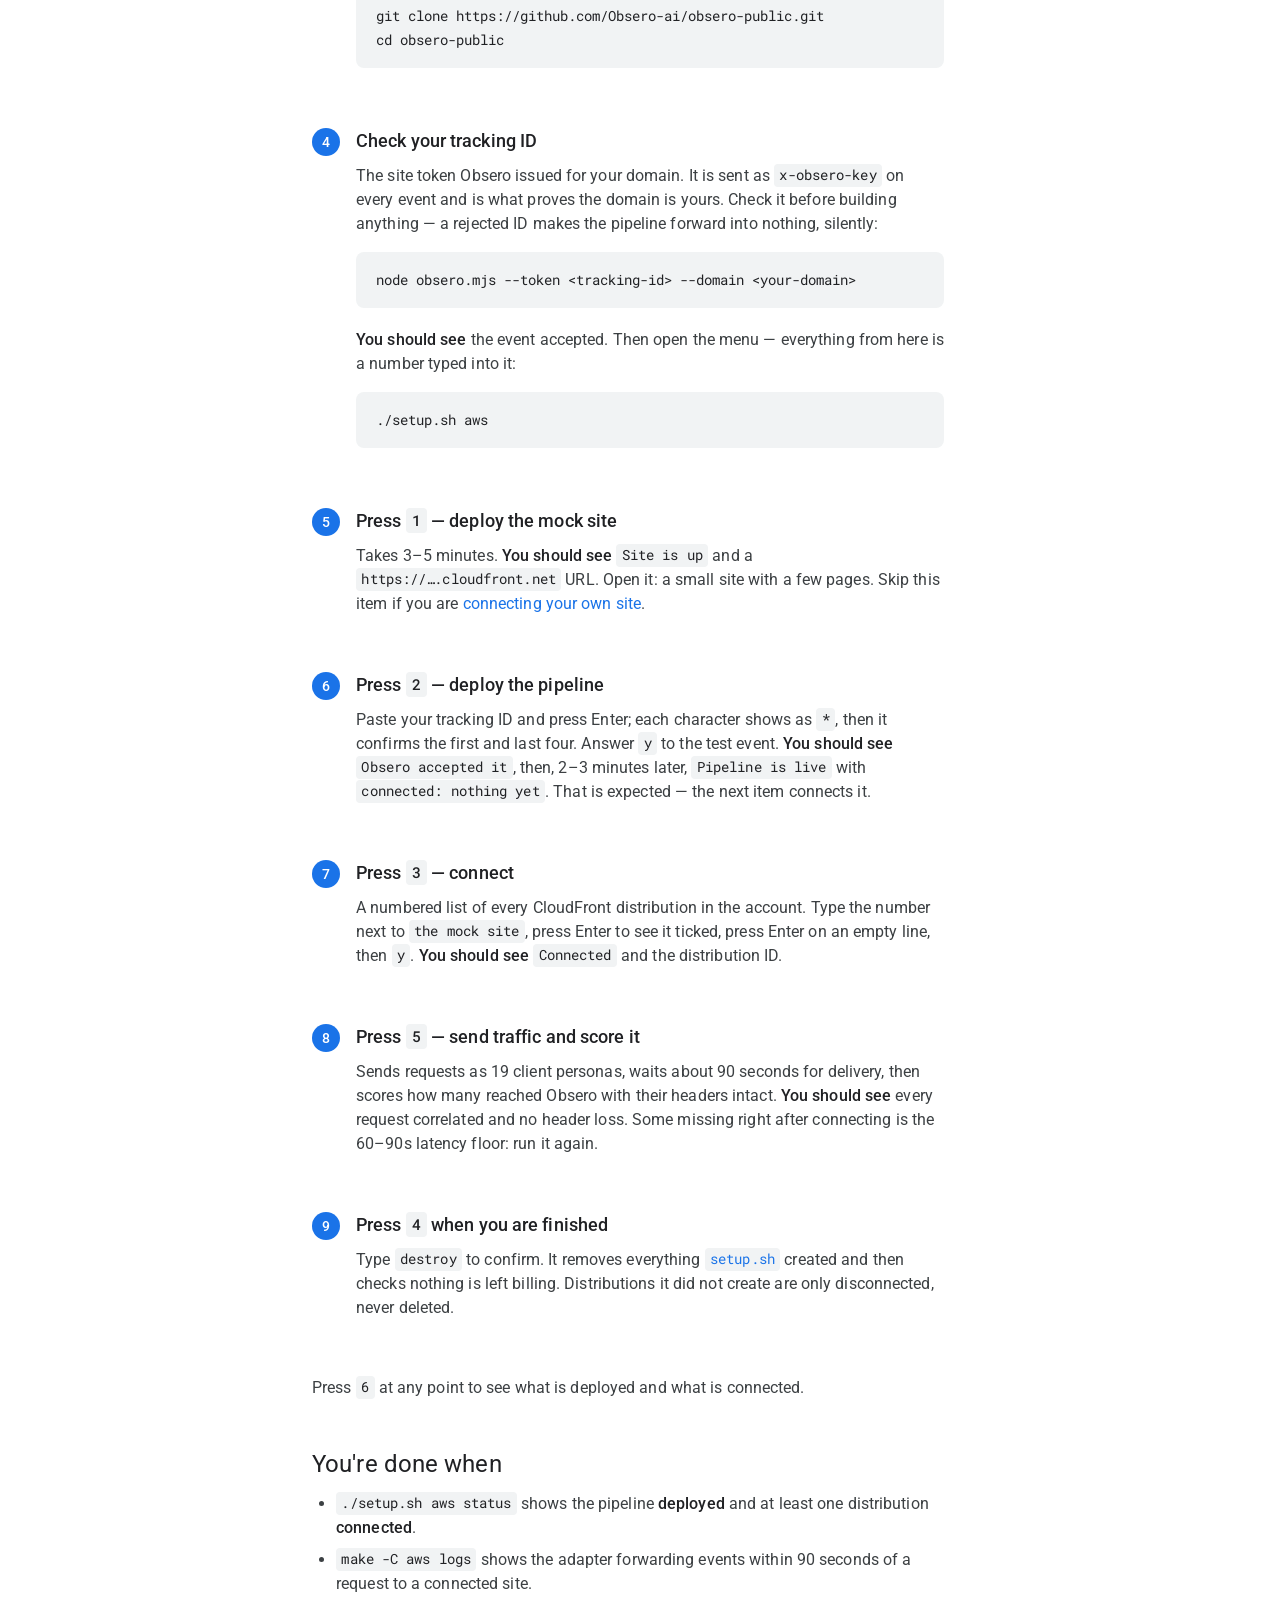
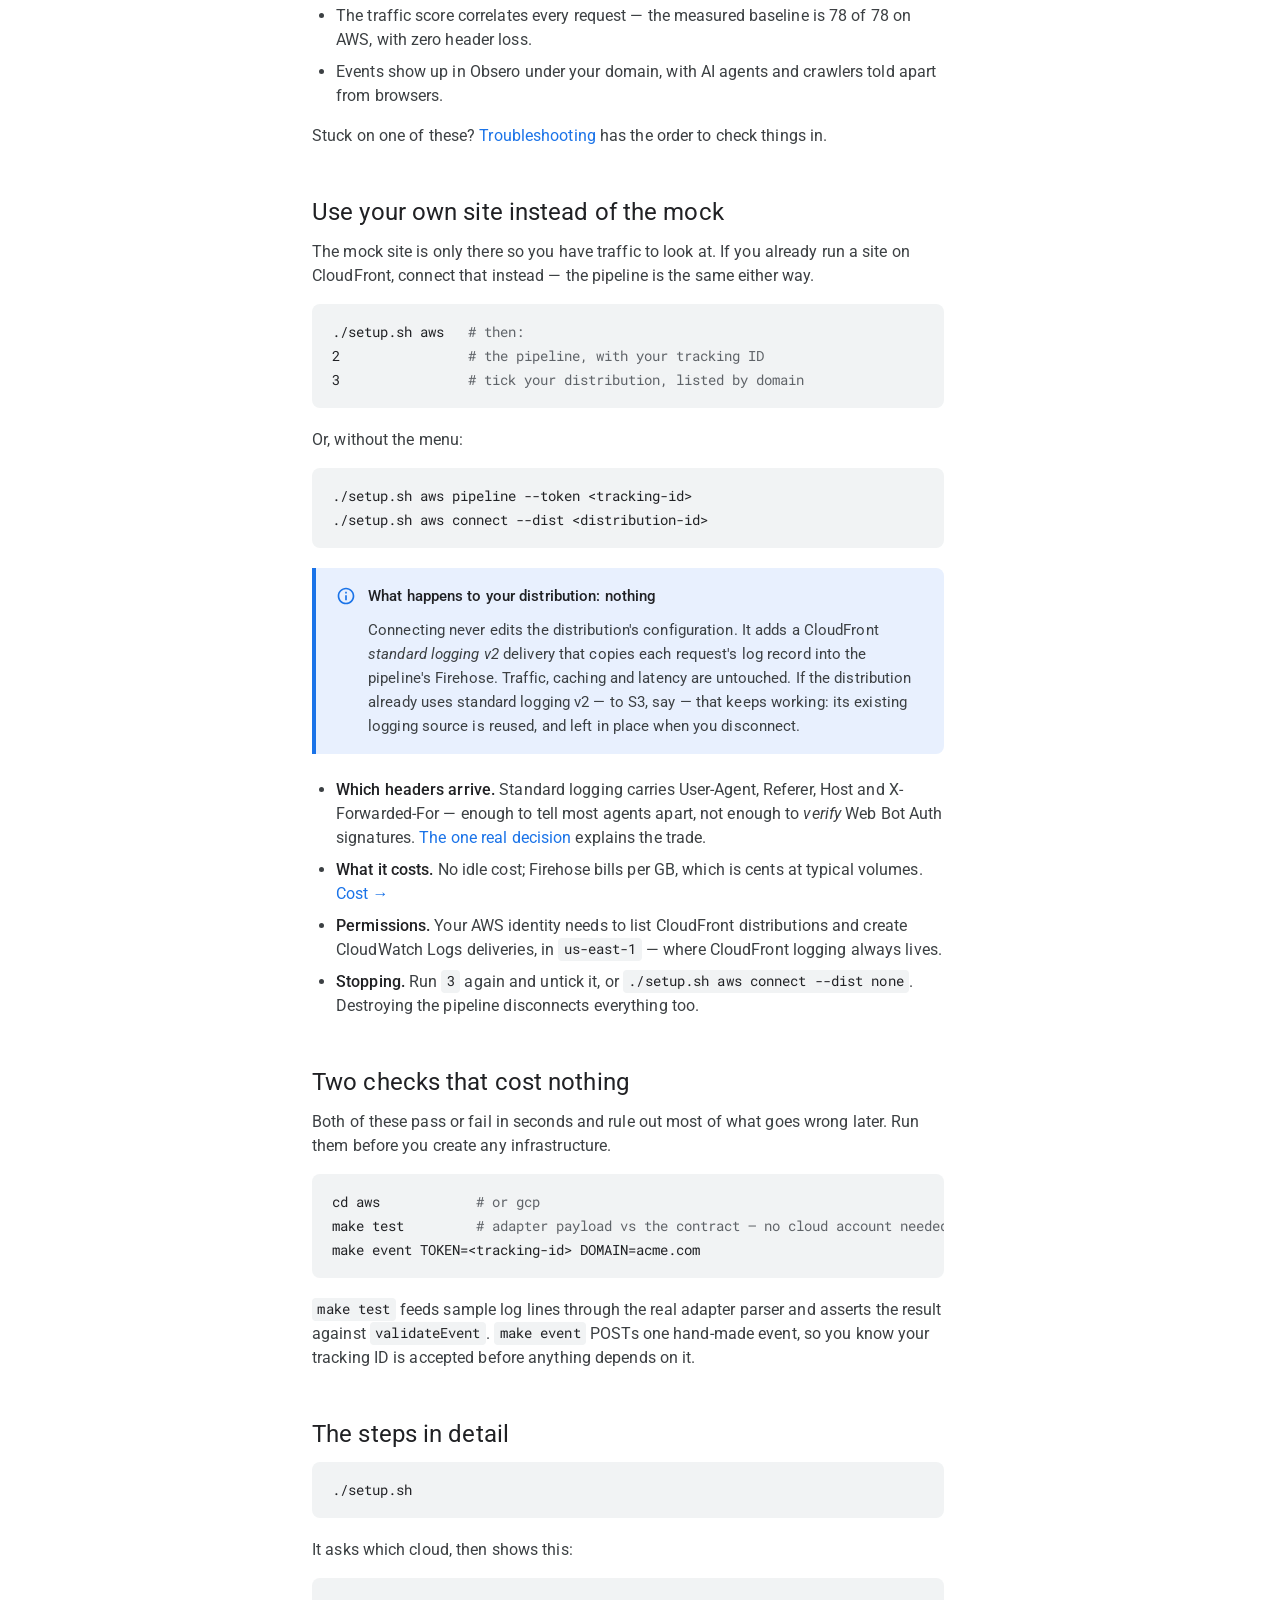
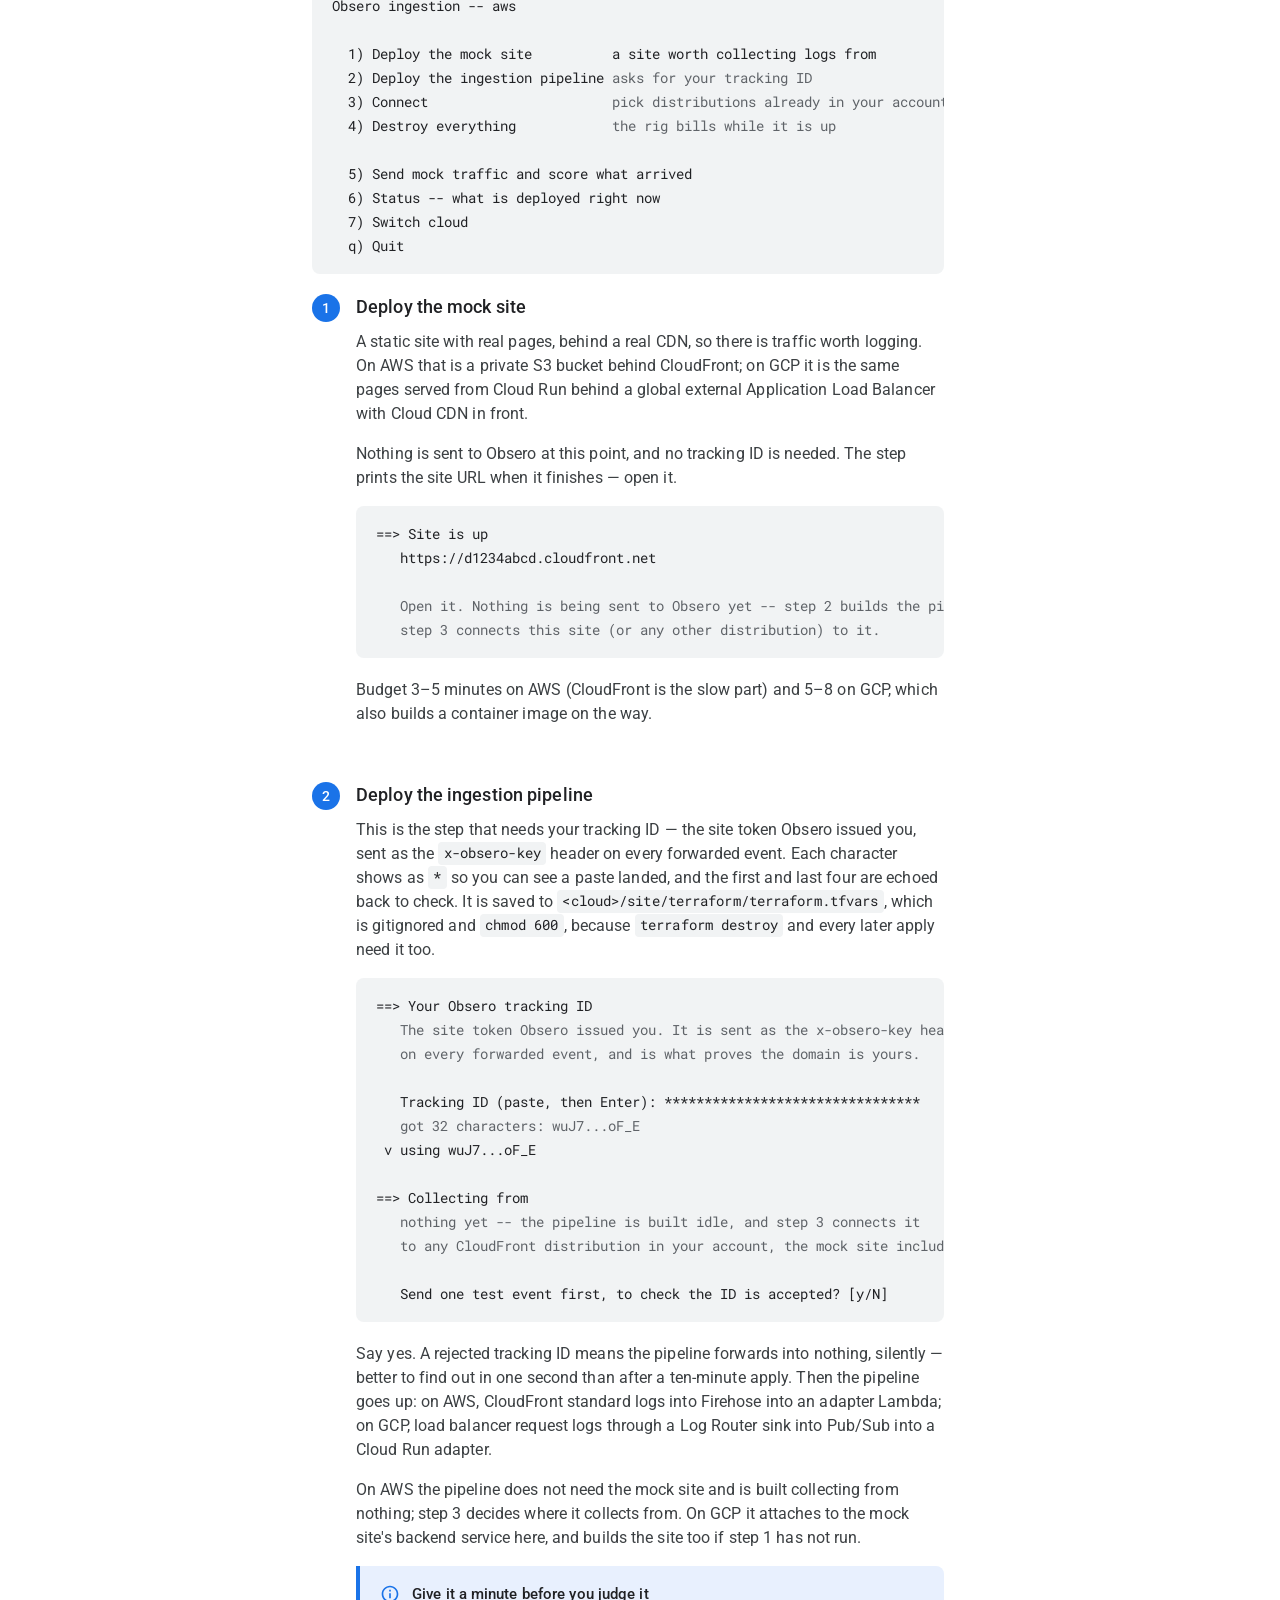
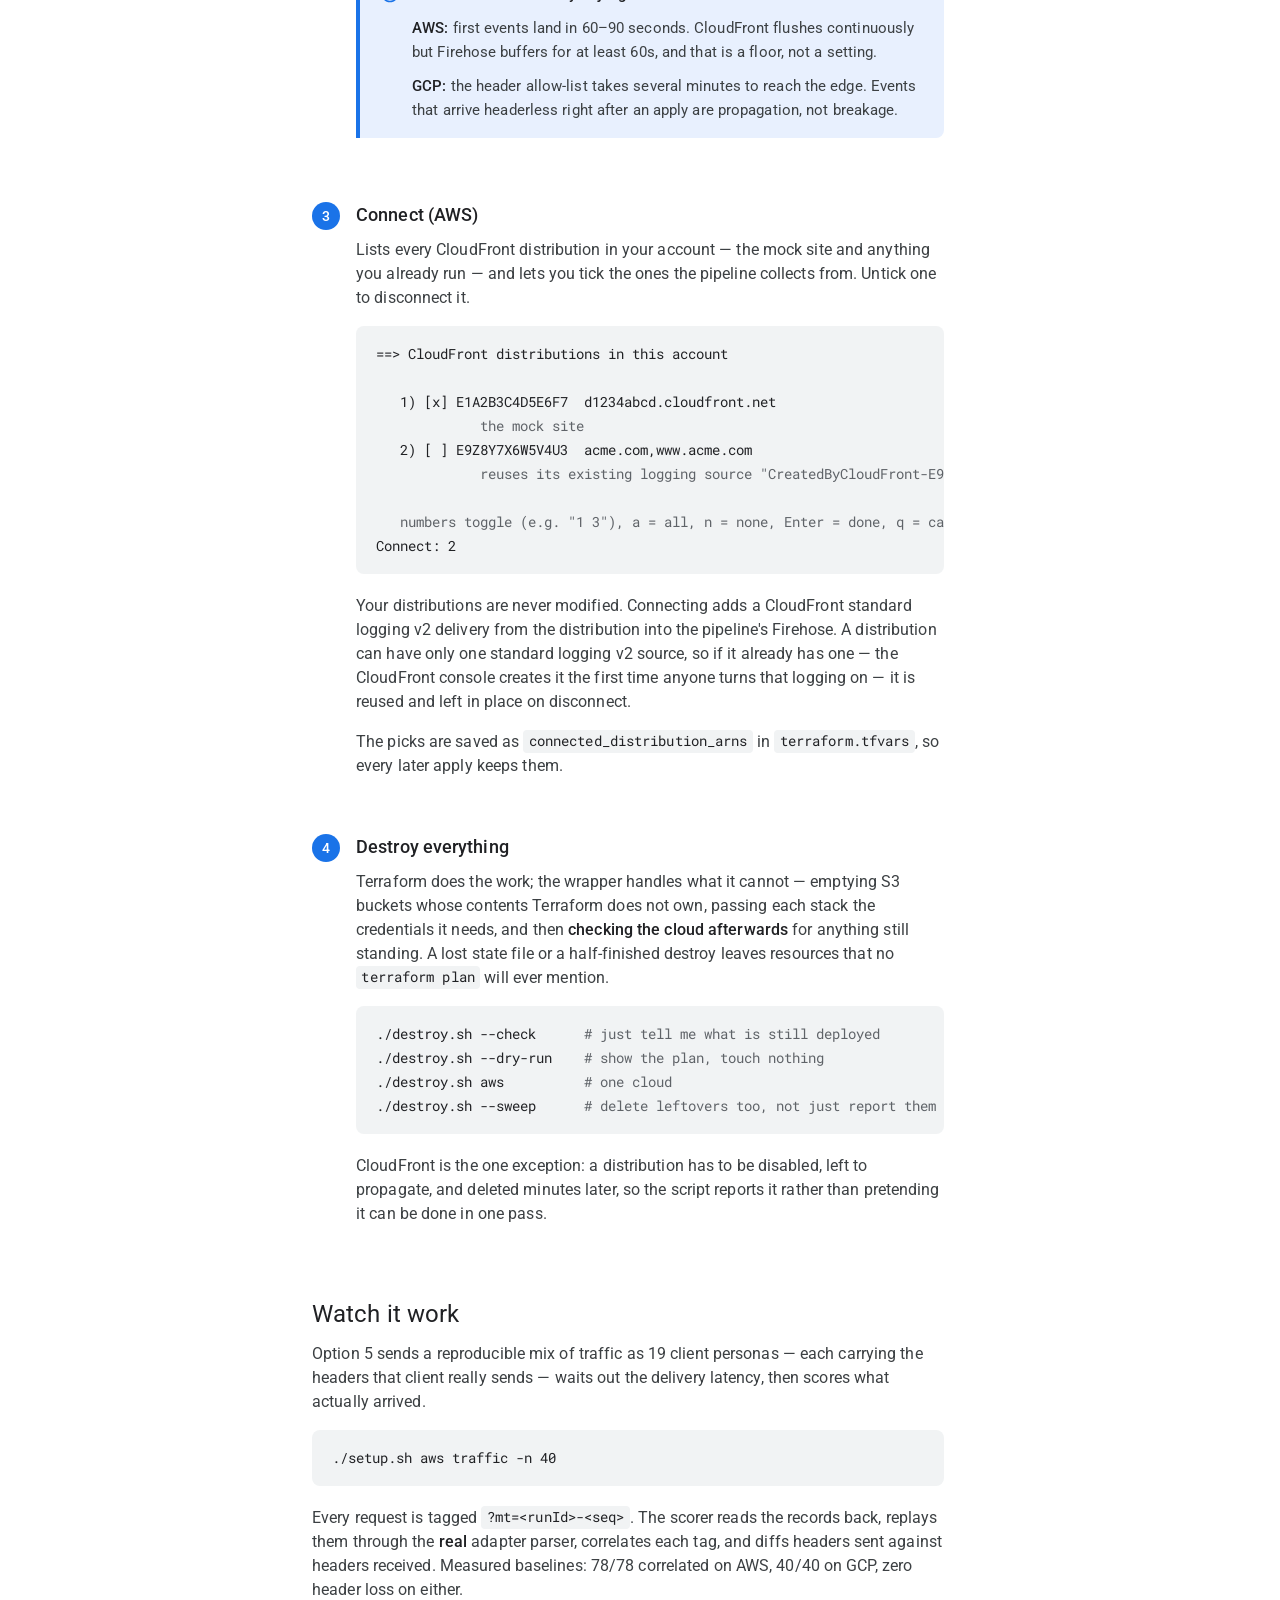
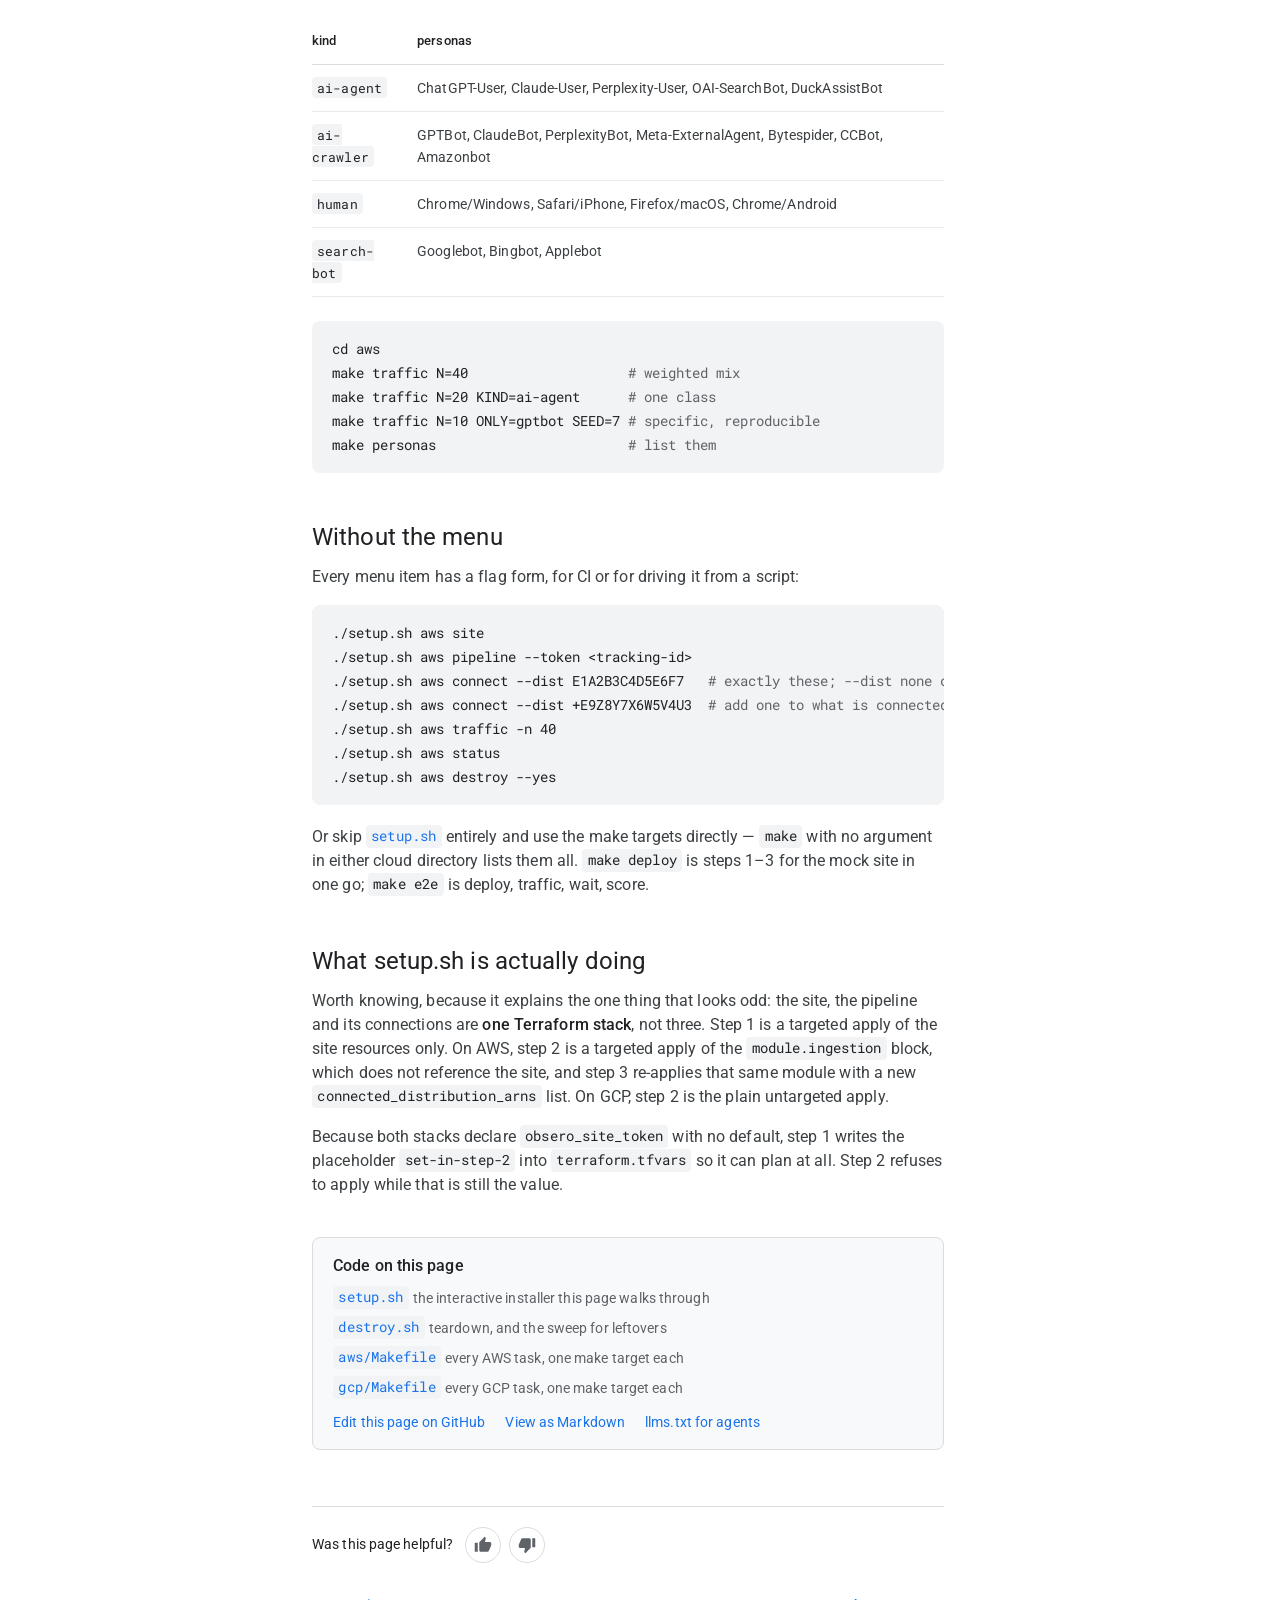
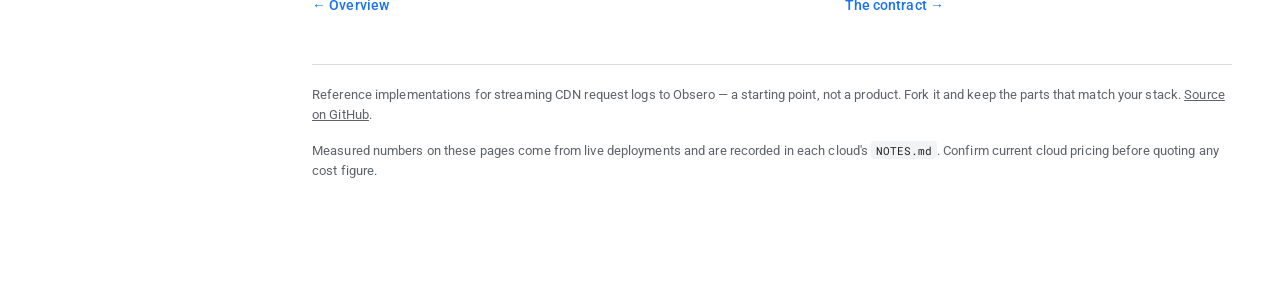
<file: docs/quickstart.html>
<!doctype html>
<html lang="en">
<head>
<meta charset="utf-8">
<meta name="viewport" content="width=device-width, initial-scale=1">
<title>Quickstart&nbsp;&nbsp;|&nbsp;&nbsp;Obsero ingestion</title>
<meta name="description" content="Step by step: deploy a mock site, deploy the ingestion pipeline with your tracking ID, connect it to your CloudFront distributions, then tear it all down.">
<link rel="preconnect" href="https://fonts.googleapis.com">
<link rel="preconnect" href="https://fonts.gstatic.com" crossorigin>
<link href="https://fonts.googleapis.com/css2?family=Roboto:wght@300;400;500;700&amp;family=Roboto+Mono:wght@400;500&amp;display=swap" rel="stylesheet">
<link rel="stylesheet" href="assets/docs.css">
<link rel="alternate" type="text/markdown" href="quickstart.md" title="This page as Markdown">
<link rel="icon" href="data:image/svg+xml,%3Csvg xmlns='http://www.w3.org/2000/svg' viewBox='0 0 24 24'%3E%3Ccircle cx='12' cy='12' r='10' fill='%231a73e8'/%3E%3Ccircle cx='12' cy='12' r='4' fill='white'/%3E%3C/svg%3E">
</head>
<body>
<a class="skip" href="#main">Skip to main content</a>

<header class="topbar">
  <button class="iconbtn" id="nav-toggle" type="button" aria-label="Open navigation" aria-expanded="false" aria-controls="sidenav">
    <svg viewBox="0 0 24 24" fill="currentColor" aria-hidden="true"><path d="M3 18h18v-2H3v2zm0-5h18v-2H3v2zm0-7v2h18V6H3z"/></svg>
  </button>
  <a class="product" href="index.html"><b>Obsero ingestion</b> <span>Documentation</span></a>
  <div class="topbar-end">
    <a class="topbar-link" href="contract.html">The contract</a>
    <a class="topbar-link" href="https://github.com/Obsero-ai/obsero-public">GitHub</a>
  </div>
</header>

<div class="scrim" hidden-desktop></div>

<div class="shell">
<nav class="sidenav" id="sidenav" aria-label="Documentation">
  <div class="navsearch">
    <input id="navsearch-input" type="search" placeholder="Search docs" aria-label="Search the documentation" autocomplete="off" spellcheck="false">
  </div>
  <div id="navresults" class="navresults" hidden></div>
  <div id="navtree">
    <div class="navgroup">Get started</div>
    <ul>
      <li><a class="navitem" href="index.html">Overview</a>
      </li>
      <li><a class="navitem current" href="quickstart.html" aria-current="page">Quickstart</a>
        <ul class="subnav">
          <li><a href="#before-you-start">Before you start</a></li>
          <li><a href="#checklist">Your checklist</a></li>
          <li><a href="#done-when">You&#x27;re done when</a></li>
          <li><a href="#your-own-site">Use your own site instead of the mock</a></li>
          <li><a href="#zero-cost-first">Two checks that cost nothing</a></li>
          <li><a href="#the-steps">The steps in detail</a></li>
          <li><a href="#watch-it-work">Watch it work</a></li>
          <li><a href="#non-interactive">Without the menu</a></li>
          <li><a href="#what-setup-does">What setup.sh is actually doing</a></li>
        </ul>
      </li>
    </ul>
    <div class="navgroup">Reference</div>
    <ul>
      <li><a class="navitem" href="contract.html">The contract</a>
      </li>
    </ul>
    <div class="navgroup">Deployment guides</div>
    <ul>
      <li><a class="navitem" href="aws.html">AWS</a>
      </li>
      <li><a class="navitem" href="gcp.html">GCP</a>
      </li>
    </ul>
    <div class="navgroup">Support</div>
    <ul>
      <li><a class="navitem" href="troubleshooting.html">Troubleshooting</a>
      </li>
    </ul>
  </div>
</nav>

  <div class="content">
    <article id="main">
      <nav class="breadcrumb" aria-label="Breadcrumb">
        <a href="index.html">Obsero ingestion</a> <span aria-hidden="true">&rsaquo;</span> <span>Get started</span> <span aria-hidden="true">&rsaquo;</span> <span>Quickstart</span>
      </nav>


<h1>Quickstart</h1>
<p class="lede">One command. Deploy a mock site, build a real ingestion pipeline, connect the two,
watch classified traffic arrive, then tear it all down. Or skip the mock site and connect a site you
already run.</p>

<div class="aside warning" role="note"><svg viewBox="0 0 24 24" aria-hidden="true"><path d="M12 2C6.48 2 2 6.48 2 12s4.48 10 10 10 10-4.48 10-10S17.52 2 12 2zm1 15h-2v-2h2v2zm0-4h-2V7h2v6z"/></svg><div class="body">
  <p><b class="label">This costs real money</b></p>
  <p>The demo rigs bill while they are up. The GCP forwarding rule is about
  <strong>$18/month whether or not any traffic hits it</strong>. Run step 4 when you are done
  &mdash; not tomorrow.</p>
</div></div>
<h2 id="before-you-start"><a class="anchor" href="#before-you-start" aria-label="Link to this section">#</a>Before you start</h2>

<div class="table-wrap">
<table>
<thead><tr><th>You need</th><th>Both</th><th>AWS</th><th>GCP</th></tr></thead>
<tbody>
<tr><td>Terraform &ge; 1.5</td><td>&check;</td><td></td><td></td></tr>
<tr><td>Node &ge; 18</td><td>&check;</td><td></td><td></td></tr>
<tr><td>Authenticated CLI</td><td></td><td><code>aws configure</code></td><td><code>gcloud auth login</code></td></tr>
<tr><td>Docker</td><td></td><td>&mdash;</td><td>&check; images are built locally</td></tr>
<tr><td>A tracking ID from Obsero</td><td>&check;</td><td></td><td></td></tr>
</tbody>
</table>
</div>

<p><a class="src" href="https://github.com/Obsero-ai/obsero-public/blob/main/setup.sh"><code>setup.sh</code></a> checks all of this for you and tells you exactly what is missing before
it creates anything. On GCP it also checks the required APIs and offers to enable them &mdash;
but <strong>not</strong> the IAM roles, which are the thing most likely to bite.
<a href="gcp.html#permissions">Check those first &rarr;</a></p>

<h2 id="checklist"><a class="anchor" href="#checklist" aria-label="Link to this section">#</a>Your checklist</h2>

<p>Everything you do, in order, for AWS. Each item says what to run and what you should see; if you
see something else, stop there &mdash; the item after it will not work either.
<a href="#the-steps">The steps in detail</a> explains what each one builds.</p>

<ol class="steps">
<li>
<h3>Install the tools</h3>
<pre><code>terraform -version     <span class="c"># v1.5 or newer</span>
node --version         <span class="c"># v18 or newer</span>
aws --version          <span class="c"># any v2</span></code></pre>
<p>Missing one? <a class="src" href="https://github.com/Obsero-ai/obsero-public/blob/main/setup.sh"><code>setup.sh</code></a> names it and links the installer, so you can also just run it and
see.</p>
</li>

<li>
<h3>Log the AWS CLI in</h3>
<pre><code>aws sts get-caller-identity</code></pre>
<p><strong>You should see</strong> your account number and an ARN. An error means the CLI has no
credentials: run <code>aws configure</code>, or <code>export AWS_PROFILE=&lt;name&gt;</code> if you use named
profiles. Everything below runs as this identity, in this account.</p>
</li>

<li>
<h3>Get the code</h3>
<pre><code>git clone https://github.com/Obsero-ai/obsero-public.git
cd obsero-public</code></pre>
</li>

<li>
<h3>Check your tracking ID</h3>
<p>The site token Obsero issued for your domain. It is sent as <code>x-obsero-key</code> on every event
and is what proves the domain is yours. Check it before building anything &mdash; a rejected ID makes
the pipeline forward into nothing, silently:</p>
<pre><code>node obsero.mjs --token &lt;tracking-id&gt; --domain &lt;your-domain&gt;</code></pre>
<p><strong>You should see</strong> the event accepted. Then open the menu &mdash; everything from here
is a number typed into it:</p>
<pre><code>./setup.sh aws</code></pre>
</li>

<li>
<h3>Press <code>1</code> &mdash; deploy the mock site</h3>
<p>Takes 3&ndash;5 minutes. <strong>You should see</strong> <code>Site is up</code> and a
<code>https://&hellip;.cloudfront.net</code> URL. Open it: a small site with a few pages. Skip this item
if you are <a href="#your-own-site">connecting your own site</a>.</p>
</li>

<li>
<h3>Press <code>2</code> &mdash; deploy the pipeline</h3>
<p>Paste your tracking ID and press Enter; each character shows as <code>*</code>, then it confirms the
first and last four. Answer <code>y</code> to the test event. <strong>You should see</strong>
<code>Obsero accepted it</code>, then, 2&ndash;3 minutes later, <code>Pipeline is live</code> with
<code>connected: nothing yet</code>. That is expected &mdash; the next item connects it.</p>
</li>

<li>
<h3>Press <code>3</code> &mdash; connect</h3>
<p>A numbered list of every CloudFront distribution in the account. Type the number next to
<code>the mock site</code>, press Enter to see it ticked, press Enter on an empty line, then
<code>y</code>. <strong>You should see</strong> <code>Connected</code> and the distribution ID.</p>
</li>

<li>
<h3>Press <code>5</code> &mdash; send traffic and score it</h3>
<p>Sends requests as 19 client personas, waits about 90 seconds for delivery, then scores how many
reached Obsero with their headers intact. <strong>You should see</strong> every request correlated
and no header loss. Some missing right after connecting is the 60&ndash;90s latency floor: run it
again.</p>
</li>

<li>
<h3>Press <code>4</code> when you are finished</h3>
<p>Type <code>destroy</code> to confirm. It removes everything <a class="src" href="https://github.com/Obsero-ai/obsero-public/blob/main/setup.sh"><code>setup.sh</code></a> created and then checks
nothing is left billing. Distributions it did not create are only disconnected, never deleted.</p>
</li>
</ol>

<p>Press <code>6</code> at any point to see what is deployed and what is connected.</p>

<h2 id="done-when"><a class="anchor" href="#done-when" aria-label="Link to this section">#</a>You're done when</h2>

<ul>
<li><code>./setup.sh aws status</code> shows the pipeline <strong>deployed</strong> and at least one
distribution <strong>connected</strong>.</li>
<li><code>make -C aws logs</code> shows the adapter forwarding events within 90 seconds of a request to
a connected site.</li>
<li>The traffic score correlates every request &mdash; the measured baseline is 78 of 78 on AWS, with
zero header loss.</li>
<li>Events show up in Obsero under your domain, with AI agents and crawlers told apart from
browsers.</li>
</ul>

<p>Stuck on one of these? <a href="troubleshooting.html#order">Troubleshooting</a> has the order to
check things in.</p>

<h2 id="your-own-site"><a class="anchor" href="#your-own-site" aria-label="Link to this section">#</a>Use your own site instead of the mock</h2>

<p>The mock site is only there so you have traffic to look at. If you already run a site on
CloudFront, connect that instead &mdash; the pipeline is the same either way.</p>

<pre><code>./setup.sh aws   <span class="c"># then:</span>
2                <span class="c"># the pipeline, with your tracking ID</span>
3                <span class="c"># tick your distribution, listed by domain</span></code></pre>

<p>Or, without the menu:</p>

<pre><code>./setup.sh aws pipeline --token &lt;tracking-id&gt;
./setup.sh aws connect --dist &lt;distribution-id&gt;</code></pre>

<div class="aside note" role="note"><svg viewBox="0 0 24 24" aria-hidden="true"><path d="M11 7h2v2h-2zm0 4h2v6h-2zm1-9C6.48 2 2 6.48 2 12s4.48 10 10 10 10-4.48 10-10S17.52 2 12 2zm0 18c-4.41 0-8-3.59-8-8s3.59-8 8-8 8 3.59 8 8-3.59 8-8 8z"/></svg><div class="body">
  <p><b class="label">What happens to your distribution: nothing</b></p>
  <p>Connecting never edits the distribution's configuration. It adds a CloudFront <em>standard
  logging v2</em> delivery that copies each request's log record into the pipeline's Firehose.
  Traffic, caching and latency are untouched. If the distribution already uses standard logging v2
  &mdash; to S3, say &mdash; that keeps working: its existing logging source is reused, and left in
  place when you disconnect.</p>
</div></div>
<ul>
<li><strong>Which headers arrive.</strong> Standard logging carries User-Agent, Referer, Host and
X-Forwarded-For &mdash; enough to tell most agents apart, not enough to <em>verify</em> Web Bot Auth
signatures. <a href="aws.html#log-source">The one real decision</a> explains the trade.</li>
<li><strong>What it costs.</strong> No idle cost; Firehose bills per GB, which is cents at typical
volumes. <a href="aws.html#cost">Cost &rarr;</a></li>
<li><strong>Permissions.</strong> Your AWS identity needs to list CloudFront distributions and create
CloudWatch Logs deliveries, in <code>us-east-1</code> &mdash; where CloudFront logging always lives.</li>
<li><strong>Stopping.</strong> Run <code>3</code> again and untick it, or
<code>./setup.sh aws connect --dist none</code>. Destroying the pipeline disconnects everything too.</li>
</ul>

<h2 id="zero-cost-first"><a class="anchor" href="#zero-cost-first" aria-label="Link to this section">#</a>Two checks that cost nothing</h2>

<p>Both of these pass or fail in seconds and rule out most of what goes wrong later. Run them
before you create any infrastructure.</p>

<pre><code>cd aws            <span class="c"># or gcp</span>
make test         <span class="c"># adapter payload vs the contract — no cloud account needed</span>
make event TOKEN=&lt;tracking-id&gt; DOMAIN=acme.com</code></pre>

<p><code>make test</code> feeds sample log lines through the real adapter parser and asserts the
result against <code>validateEvent</code>. <code>make event</code> POSTs one hand-made event, so
you know your tracking ID is accepted before anything depends on it.</p>

<h2 id="the-steps"><a class="anchor" href="#the-steps" aria-label="Link to this section">#</a>The steps in detail</h2>

<pre><code>./setup.sh</code></pre>

<p>It asks which cloud, then shows this:</p>

<pre><code>Obsero ingestion -- aws

  1) Deploy the mock site          a site worth collecting logs from
  2) Deploy the ingestion pipeline <span class="c">asks for your tracking ID</span>
  3) Connect                       <span class="c">pick distributions already in your account</span>
  4) Destroy everything            <span class="c">the rig bills while it is up</span>

  5) Send mock traffic and score what arrived
  6) Status -- what is deployed right now
  7) Switch cloud
  q) Quit</code></pre>

<ol class="steps">
<li>
<h3>Deploy the mock site</h3>
<p>A static site with real pages, behind a real CDN, so there is traffic worth logging. On AWS
that is a private S3 bucket behind CloudFront; on GCP it is the same pages served from Cloud Run
behind a global external Application Load Balancer with Cloud CDN in front.</p>
<p>Nothing is sent to Obsero at this point, and no tracking ID is needed. The step prints the
site URL when it finishes &mdash; open it.</p>
<pre><code>==&gt; Site is up
   https://d1234abcd.cloudfront.net

   <span class="c">Open it. Nothing is being sent to Obsero yet -- step 2 builds the pipeline,</span>
   <span class="c">step 3 connects this site (or any other distribution) to it.</span></code></pre>
<p>Budget 3&ndash;5 minutes on AWS (CloudFront is the slow part) and 5&ndash;8 on GCP, which also
builds a container image on the way.</p>
</li>

<li>
<h3>Deploy the ingestion pipeline</h3>
<p>This is the step that needs your tracking ID &mdash; the site token Obsero issued you, sent as
the <code>x-obsero-key</code> header on every forwarded event. Each character shows as
<code>*</code> so you can see a paste landed, and the first and last four are echoed back to check.
It is saved to
<code>&lt;cloud&gt;/site/terraform/terraform.tfvars</code>, which is gitignored and
<code>chmod 600</code>, because <code>terraform destroy</code> and every later apply need it too.</p>
<pre><code>==&gt; Your Obsero tracking ID
   <span class="c">The site token Obsero issued you. It is sent as the x-obsero-key header</span>
   <span class="c">on every forwarded event, and is what proves the domain is yours.</span>

   Tracking ID (paste, then Enter): ********************************
   <span class="c">got 32 characters: wuJ7...oF_E</span>
 v using wuJ7...oF_E

==&gt; Collecting from
   <span class="c">nothing yet -- the pipeline is built idle, and step 3 connects it</span>
   <span class="c">to any CloudFront distribution in your account, the mock site included</span>

   Send one test event first, to check the ID is accepted? [y/N]</code></pre>
<p>Say yes. A rejected tracking ID means the pipeline forwards into nothing, silently &mdash;
better to find out in one second than after a ten-minute apply. Then the pipeline goes up: on
AWS, CloudFront standard logs into Firehose into an adapter Lambda; on GCP, load balancer request
logs through a Log Router sink into Pub/Sub into a Cloud Run adapter.</p>
<p>On AWS the pipeline does not need the mock site and is built collecting from nothing; step 3
decides where it collects from. On GCP it attaches to the mock site's backend service here, and
builds the site too if step 1 has not run.</p>
<div class="aside note" role="note"><svg viewBox="0 0 24 24" aria-hidden="true"><path d="M11 7h2v2h-2zm0 4h2v6h-2zm1-9C6.48 2 2 6.48 2 12s4.48 10 10 10 10-4.48 10-10S17.52 2 12 2zm0 18c-4.41 0-8-3.59-8-8s3.59-8 8-8 8 3.59 8 8-3.59 8-8 8z"/></svg><div class="body">
  <p><b class="label">Give it a minute before you judge it</b></p>
  <p><strong>AWS:</strong> first events land in 60&ndash;90 seconds. CloudFront flushes
  continuously but Firehose buffers for at least 60s, and that is a floor, not a setting.</p>
  <p><strong>GCP:</strong> the header allow-list takes several minutes to reach the edge. Events
  that arrive headerless right after an apply are propagation, not breakage.</p>
</div></div></li>

<li>
<h3>Connect (AWS)</h3>
<p>Lists every CloudFront distribution in your account &mdash; the mock site and anything you
already run &mdash; and lets you tick the ones the pipeline collects from. Untick one to
disconnect it.</p>
<pre><code>==&gt; CloudFront distributions in this account

   1) [x] E1A2B3C4D5E6F7  d1234abcd.cloudfront.net
             <span class="c">the mock site</span>
   2) [ ] E9Z8Y7X6W5V4U3  acme.com,www.acme.com
             <span class="c">reuses its existing logging source "CreatedByCloudFront-E9Z8Y7X6W5V4U3"</span>

   <span class="c">numbers toggle (e.g. "1 3"), a = all, n = none, Enter = done, q = cancel</span>
Connect: 2</code></pre>
<p>Your distributions are never modified. Connecting adds a CloudFront standard logging v2
delivery from the distribution into the pipeline's Firehose. A distribution can have only one
standard logging v2 source, so if it already has one &mdash; the CloudFront console creates it the
first time anyone turns that logging on &mdash; it is reused and left in place on disconnect.</p>
<p>The picks are saved as <code>connected_distribution_arns</code> in
<code>terraform.tfvars</code>, so every later apply keeps them.</p>
</li>

<li>
<h3>Destroy everything</h3>
<p>Terraform does the work; the wrapper handles what it cannot &mdash; emptying S3 buckets whose
contents Terraform does not own, passing each stack the credentials it needs, and then
<strong>checking the cloud afterwards</strong> for anything still standing. A lost state file or a
half-finished destroy leaves resources that no <code>terraform plan</code> will ever mention.</p>
<pre><code>./destroy.sh --check      <span class="c"># just tell me what is still deployed</span>
./destroy.sh --dry-run    <span class="c"># show the plan, touch nothing</span>
./destroy.sh aws          <span class="c"># one cloud</span>
./destroy.sh --sweep      <span class="c"># delete leftovers too, not just report them</span></code></pre>
<p>CloudFront is the one exception: a distribution has to be disabled, left to propagate, and
deleted minutes later, so the script reports it rather than pretending it can be done in one
pass.</p>
</li>
</ol>

<h2 id="watch-it-work"><a class="anchor" href="#watch-it-work" aria-label="Link to this section">#</a>Watch it work</h2>

<p>Option 5 sends a reproducible mix of traffic as 19 client personas &mdash; each carrying the
headers that client really sends &mdash; waits out the delivery latency, then scores what
actually arrived.</p>

<pre><code>./setup.sh aws traffic -n 40</code></pre>

<p>Every request is tagged <code>?mt=&lt;runId&gt;-&lt;seq&gt;</code>. The scorer reads the records
back, replays them through the <strong>real</strong> adapter parser, correlates each tag, and
diffs headers sent against headers received. Measured baselines: 78/78 correlated on AWS, 40/40
on GCP, zero header loss on either.</p>

<div class="table-wrap">
<table>
<thead><tr><th>kind</th><th>personas</th></tr></thead>
<tbody>
<tr><td><code>ai-agent</code></td><td>ChatGPT-User, Claude-User, Perplexity-User, OAI-SearchBot, DuckAssistBot</td></tr>
<tr><td><code>ai-crawler</code></td><td>GPTBot, ClaudeBot, PerplexityBot, Meta-ExternalAgent, Bytespider, CCBot, Amazonbot</td></tr>
<tr><td><code>human</code></td><td>Chrome/Windows, Safari/iPhone, Firefox/macOS, Chrome/Android</td></tr>
<tr><td><code>search-bot</code></td><td>Googlebot, Bingbot, Applebot</td></tr>
</tbody>
</table>
</div>

<pre><code>cd aws
make traffic N=40                    <span class="c"># weighted mix</span>
make traffic N=20 KIND=ai-agent      <span class="c"># one class</span>
make traffic N=10 ONLY=gptbot SEED=7 <span class="c"># specific, reproducible</span>
make personas                        <span class="c"># list them</span></code></pre>

<h2 id="non-interactive"><a class="anchor" href="#non-interactive" aria-label="Link to this section">#</a>Without the menu</h2>

<p>Every menu item has a flag form, for CI or for driving it from a script:</p>

<pre><code>./setup.sh aws site
./setup.sh aws pipeline --token &lt;tracking-id&gt;
./setup.sh aws connect --dist E1A2B3C4D5E6F7   <span class="c"># exactly these; --dist none clears</span>
./setup.sh aws connect --dist +E9Z8Y7X6W5V4U3  <span class="c"># add one to what is connected</span>
./setup.sh aws traffic -n 40
./setup.sh aws status
./setup.sh aws destroy --yes</code></pre>

<p>Or skip <a class="src" href="https://github.com/Obsero-ai/obsero-public/blob/main/setup.sh"><code>setup.sh</code></a> entirely and use the make targets directly &mdash; <code>make</code>
with no argument in either cloud directory lists them all. <code>make deploy</code> is steps 1&ndash;3
for the mock site in one go; <code>make e2e</code> is deploy, traffic, wait, score.</p>

<h2 id="what-setup-does"><a class="anchor" href="#what-setup-does" aria-label="Link to this section">#</a>What setup.sh is actually doing</h2>

<p>Worth knowing, because it explains the one thing that looks odd: the site, the pipeline and
its connections are <strong>one Terraform stack</strong>, not three. Step 1 is a targeted apply
of the site resources only. On AWS, step 2 is a targeted apply of the <code>module.ingestion</code>
block, which does not reference the site, and step 3 re-applies that same module with a new
<code>connected_distribution_arns</code> list. On GCP, step 2 is the plain untargeted apply.</p>

<p>Because both stacks declare <code>obsero_site_token</code> with no default, step 1 writes the
placeholder <code>set-in-step-2</code> into <code>terraform.tfvars</code> so it can plan at all.
Step 2 refuses to apply while that is still the value.</p>


      <section class="srcbox" aria-label="Source on GitHub">
        <p class="srcbox-title">Code on this page</p>
        <ul>
          <li><a href="https://github.com/Obsero-ai/obsero-public/blob/main/setup.sh"><code>setup.sh</code></a> <span>the interactive installer this page walks through</span></li>
          <li><a href="https://github.com/Obsero-ai/obsero-public/blob/main/destroy.sh"><code>destroy.sh</code></a> <span>teardown, and the sweep for leftovers</span></li>
          <li><a href="https://github.com/Obsero-ai/obsero-public/blob/main/aws/Makefile"><code>aws/Makefile</code></a> <span>every AWS task, one make target each</span></li>
          <li><a href="https://github.com/Obsero-ai/obsero-public/blob/main/gcp/Makefile"><code>gcp/Makefile</code></a> <span>every GCP task, one make target each</span></li>
        </ul>
        <p class="srcbox-links"><a href="https://github.com/Obsero-ai/obsero-public/edit/main/docs/quickstart.html">Edit this page on GitHub</a><a href="quickstart.md">View as Markdown</a><a href="llms.txt">llms.txt for agents</a></p>
      </section>

      <div class="helpful">
        <span>Was this page helpful?</span>
        <span class="thumbs">
          <a class="thumb" href="https://github.com/Obsero-ai/obsero-public/issues/new?title=Docs:+Quickstart" aria-label="Yes, this page was helpful"><svg viewBox="0 0 24 24" aria-hidden="true"><path d="M1 21h4V9H1v12zm22-11c0-1.1-.9-2-2-2h-6.31l.95-4.57.03-.32c0-.41-.17-.79-.44-1.06L14.17 1 7.59 7.59C7.22 7.95 7 8.45 7 9v10c0 1.1.9 2 2 2h9c.83 0 1.54-.5 1.84-1.22l3.02-7.05c.09-.23.14-.47.14-.73v-2z"/></svg></a>
          <a class="thumb" href="https://github.com/Obsero-ai/obsero-public/issues/new?title=Docs:+Quickstart" aria-label="No, this page needs work"><svg viewBox="0 0 24 24" aria-hidden="true"><path d="M15 3H6c-.83 0-1.54.5-1.84 1.22l-3.02 7.05c-.09.23-.14.47-.14.73v2c0 1.1.9 2 2 2h6.31l-.95 4.57-.03.32c0 .41.17.79.44 1.06L9.83 23l6.59-6.59c.36-.36.58-.86.58-1.41V5c0-1.1-.9-2-2-2zm4 0v12h4V3h-4z"/></svg></a>
        </span>
      </div>

      <nav class="nextprev" aria-label="Pagination">
        <a href="index.html">&larr; Overview</a>
        <a href="contract.html">The contract &rarr;</a>
      </nav>
    </article>

      <aside class="toc">
        <div class="toc-inner">
          <h2>On this page</h2>
          <ul>
          <li><a href="#before-you-start">Before you start</a></li>
          <li><a href="#checklist">Your checklist</a></li>
          <li><a href="#done-when">You&#x27;re done when</a></li>
          <li><a href="#your-own-site">Use your own site instead of the mock</a></li>
          <li><a href="#zero-cost-first">Two checks that cost nothing</a></li>
          <li><a href="#the-steps">The steps in detail</a></li>
          <li><a href="#watch-it-work">Watch it work</a></li>
          <li><a href="#non-interactive">Without the menu</a></li>
          <li><a href="#what-setup-does">What setup.sh is actually doing</a></li>
          </ul>
        </div>
      </aside>

    <div class="pagefoot">
      <p>Reference implementations for streaming CDN request logs to Obsero &mdash; a starting point, not a product. Fork it and keep the parts that match your stack. <a href="https://github.com/Obsero-ai/obsero-public">Source on GitHub</a>.</p>
      <p>Measured numbers on these pages come from live deployments and are recorded in each cloud's <code>NOTES.md</code>. Confirm current cloud pricing before quoting any cost figure.</p>
    </div>
  </div>
</div>

<script src="assets/search-index.js" defer></script>
<script src="assets/docs.js" defer></script>
</body>
</html>
</file>
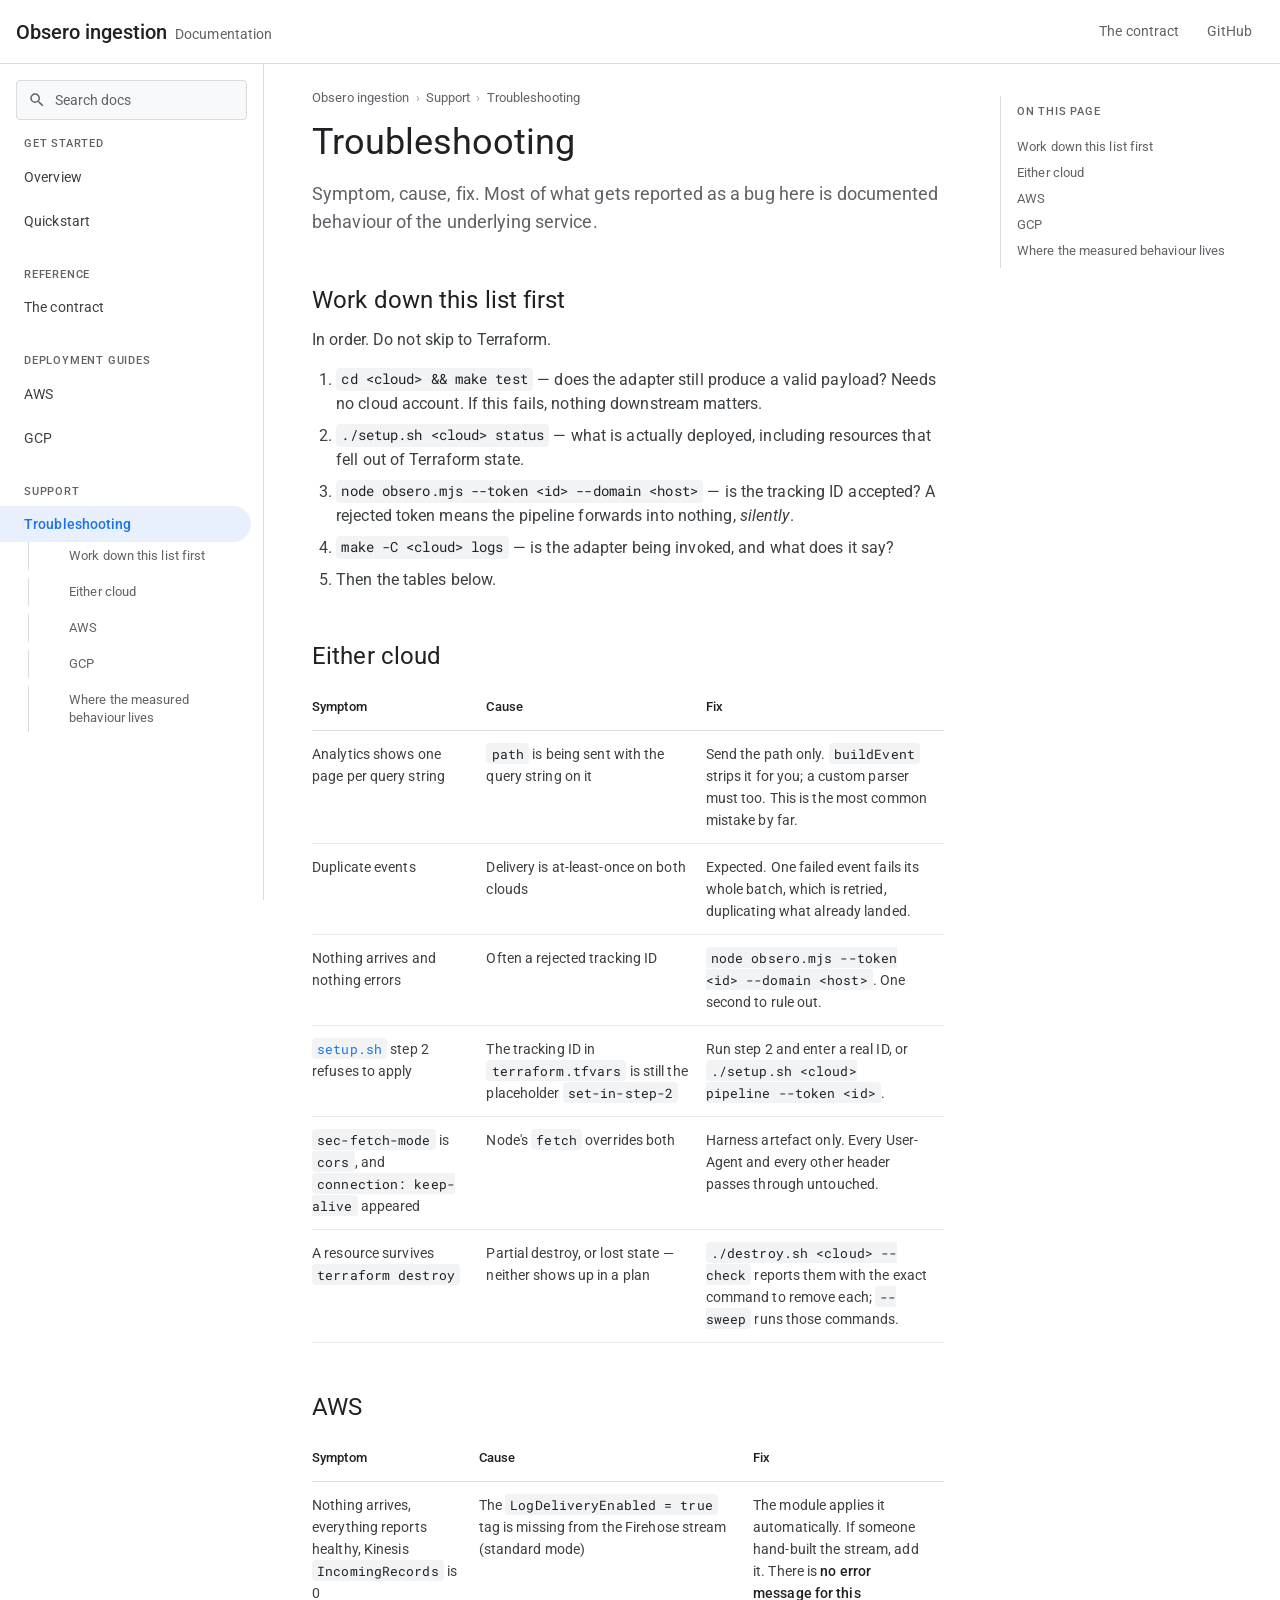
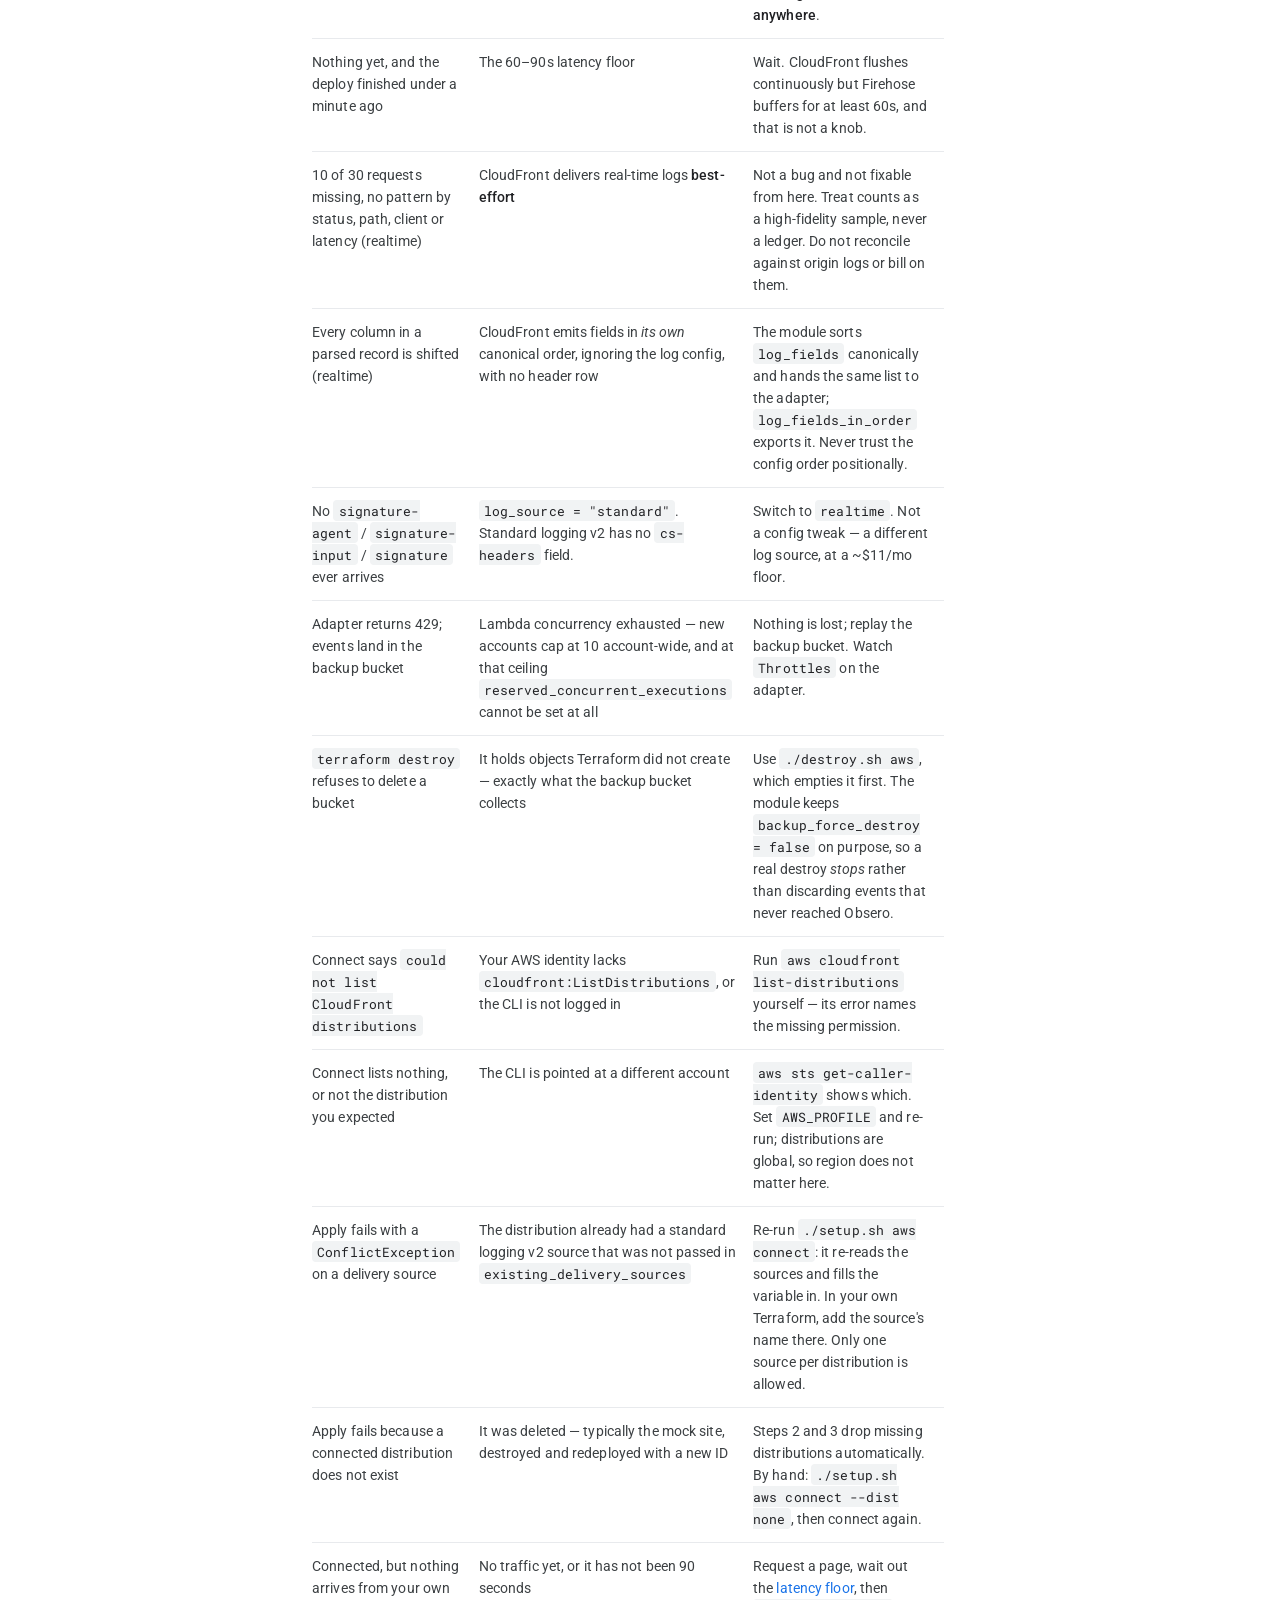
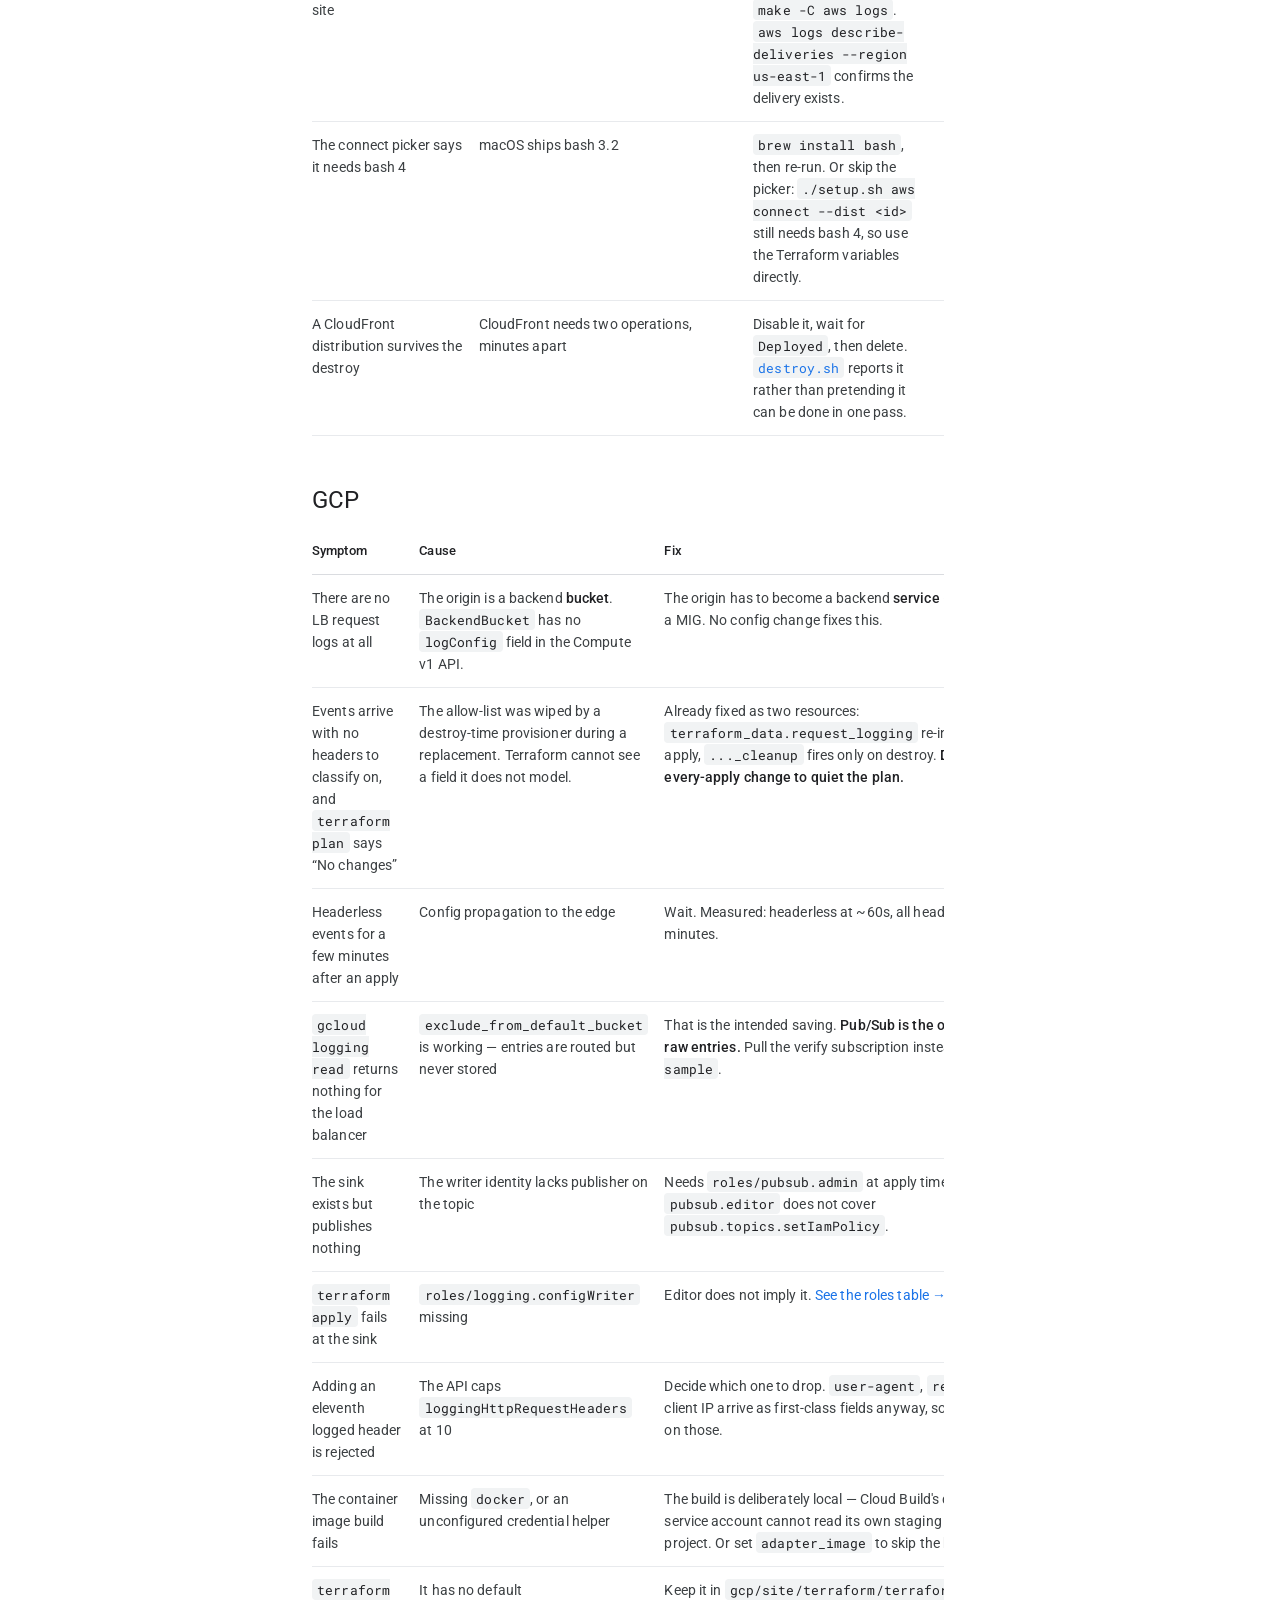
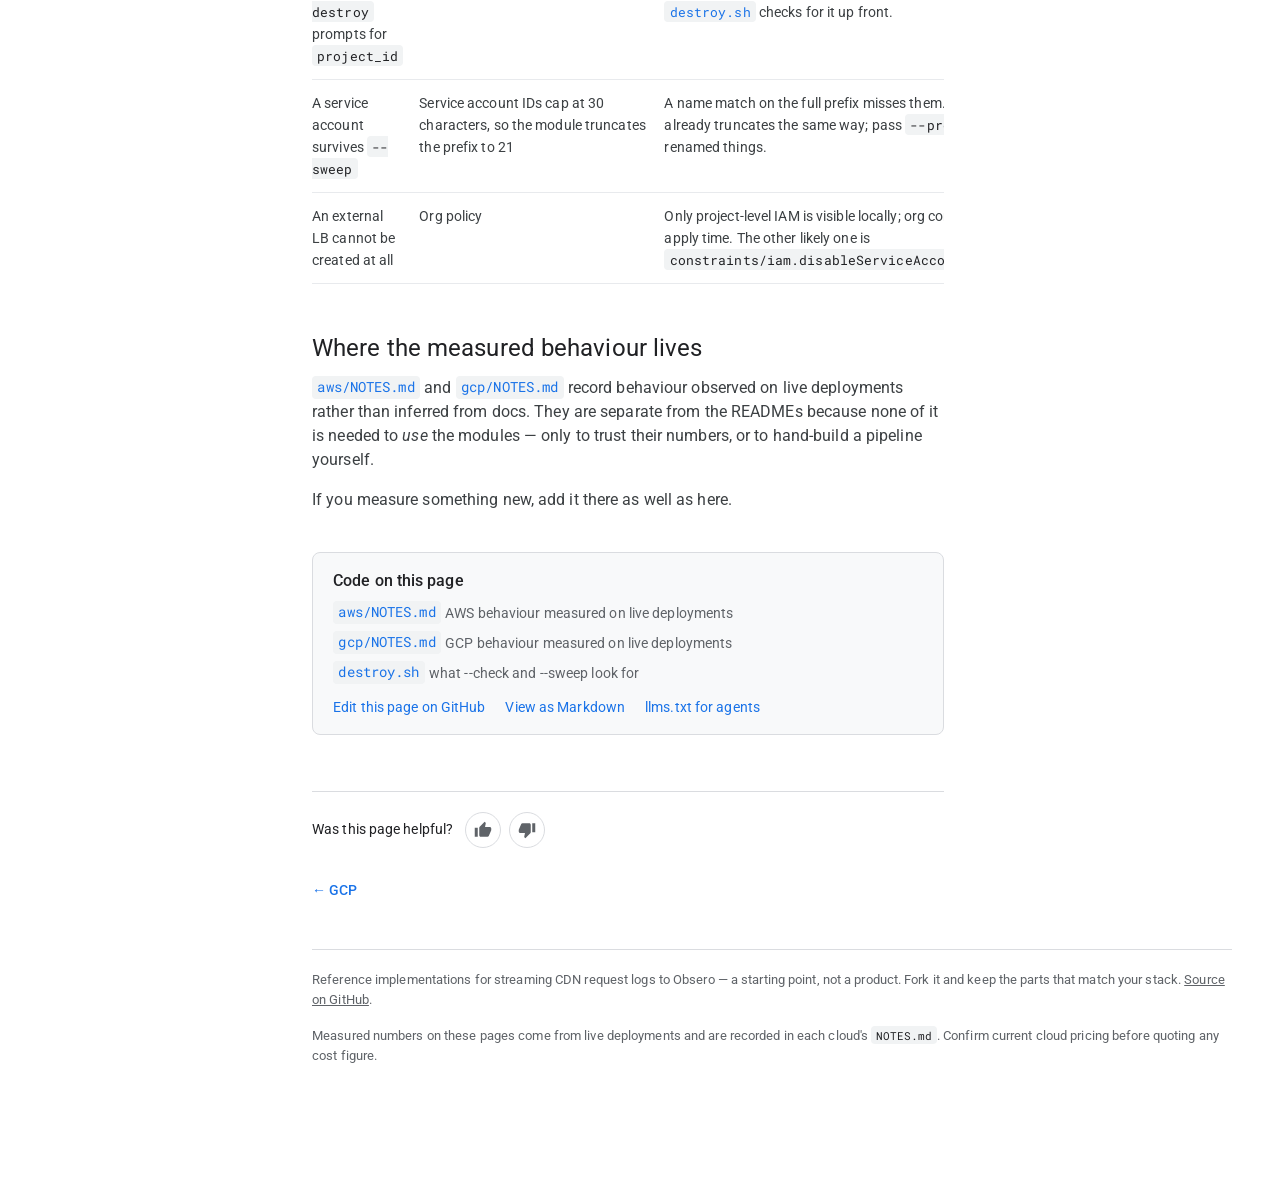
<file: docs/troubleshooting.html>
<!doctype html>
<html lang="en">
<head>
<meta charset="utf-8">
<meta name="viewport" content="width=device-width, initial-scale=1">
<title>Troubleshooting&nbsp;&nbsp;|&nbsp;&nbsp;Obsero ingestion</title>
<meta name="description" content="Symptom, cause, fix for both clouds. Most reported bugs are documented behaviour of the underlying service.">
<link rel="preconnect" href="https://fonts.googleapis.com">
<link rel="preconnect" href="https://fonts.gstatic.com" crossorigin>
<link href="https://fonts.googleapis.com/css2?family=Roboto:wght@300;400;500;700&amp;family=Roboto+Mono:wght@400;500&amp;display=swap" rel="stylesheet">
<link rel="stylesheet" href="assets/docs.css">
<link rel="alternate" type="text/markdown" href="troubleshooting.md" title="This page as Markdown">
<link rel="icon" href="data:image/svg+xml,%3Csvg xmlns='http://www.w3.org/2000/svg' viewBox='0 0 24 24'%3E%3Ccircle cx='12' cy='12' r='10' fill='%231a73e8'/%3E%3Ccircle cx='12' cy='12' r='4' fill='white'/%3E%3C/svg%3E">
</head>
<body>
<a class="skip" href="#main">Skip to main content</a>

<header class="topbar">
  <button class="iconbtn" id="nav-toggle" type="button" aria-label="Open navigation" aria-expanded="false" aria-controls="sidenav">
    <svg viewBox="0 0 24 24" fill="currentColor" aria-hidden="true"><path d="M3 18h18v-2H3v2zm0-5h18v-2H3v2zm0-7v2h18V6H3z"/></svg>
  </button>
  <a class="product" href="index.html"><b>Obsero ingestion</b> <span>Documentation</span></a>
  <div class="topbar-end">
    <a class="topbar-link" href="contract.html">The contract</a>
    <a class="topbar-link" href="https://github.com/Obsero-ai/obsero-public">GitHub</a>
  </div>
</header>

<div class="scrim" hidden-desktop></div>

<div class="shell">
<nav class="sidenav" id="sidenav" aria-label="Documentation">
  <div class="navsearch">
    <input id="navsearch-input" type="search" placeholder="Search docs" aria-label="Search the documentation" autocomplete="off" spellcheck="false">
  </div>
  <div id="navresults" class="navresults" hidden></div>
  <div id="navtree">
    <div class="navgroup">Get started</div>
    <ul>
      <li><a class="navitem" href="index.html">Overview</a>
      </li>
      <li><a class="navitem" href="quickstart.html">Quickstart</a>
      </li>
    </ul>
    <div class="navgroup">Reference</div>
    <ul>
      <li><a class="navitem" href="contract.html">The contract</a>
      </li>
    </ul>
    <div class="navgroup">Deployment guides</div>
    <ul>
      <li><a class="navitem" href="aws.html">AWS</a>
      </li>
      <li><a class="navitem" href="gcp.html">GCP</a>
      </li>
    </ul>
    <div class="navgroup">Support</div>
    <ul>
      <li><a class="navitem current" href="troubleshooting.html" aria-current="page">Troubleshooting</a>
        <ul class="subnav">
          <li><a href="#order">Work down this list first</a></li>
          <li><a href="#either-cloud">Either cloud</a></li>
          <li><a href="#aws">AWS</a></li>
          <li><a href="#gcp">GCP</a></li>
          <li><a href="#notes">Where the measured behaviour lives</a></li>
        </ul>
      </li>
    </ul>
  </div>
</nav>

  <div class="content">
    <article id="main">
      <nav class="breadcrumb" aria-label="Breadcrumb">
        <a href="index.html">Obsero ingestion</a> <span aria-hidden="true">&rsaquo;</span> <span>Support</span> <span aria-hidden="true">&rsaquo;</span> <span>Troubleshooting</span>
      </nav>


<h1>Troubleshooting</h1>
<p class="lede">Symptom, cause, fix. Most of what gets reported as a bug here is documented
behaviour of the underlying service.</p>

<h2 id="order"><a class="anchor" href="#order" aria-label="Link to this section">#</a>Work down this list first</h2>

<p>In order. Do not skip to Terraform.</p>

<ol>
<li><code>cd &lt;cloud&gt; &amp;&amp; make test</code> &mdash; does the adapter still produce a valid
payload? Needs no cloud account. If this fails, nothing downstream matters.</li>
<li><code>./setup.sh &lt;cloud&gt; status</code> &mdash; what is actually deployed, including
resources that fell out of Terraform state.</li>
<li><code>node obsero.mjs --token &lt;id&gt; --domain &lt;host&gt;</code> &mdash; is the tracking ID
accepted? A rejected token means the pipeline forwards into nothing, <em>silently</em>.</li>
<li><code>make -C &lt;cloud&gt; logs</code> &mdash; is the adapter being invoked, and what does it
say?</li>
<li>Then the tables below.</li>
</ol>

<h2 id="either-cloud"><a class="anchor" href="#either-cloud" aria-label="Link to this section">#</a>Either cloud</h2>

<div class="table-wrap">
<table>
<thead><tr><th>Symptom</th><th>Cause</th><th>Fix</th></tr></thead>
<tbody>
<tr>
  <td>Analytics shows one page per query string</td>
  <td><code>path</code> is being sent with the query string on it</td>
  <td>Send the path only. <code>buildEvent</code> strips it for you; a custom parser must too. This is the most common mistake by far.</td>
</tr>
<tr>
  <td>Duplicate events</td>
  <td>Delivery is at-least-once on both clouds</td>
  <td>Expected. One failed event fails its whole batch, which is retried, duplicating what already landed.</td>
</tr>
<tr>
  <td>Nothing arrives and nothing errors</td>
  <td>Often a rejected tracking ID</td>
  <td><code>node obsero.mjs --token &lt;id&gt; --domain &lt;host&gt;</code>. One second to rule out.</td>
</tr>
<tr>
  <td><a class="src" href="https://github.com/Obsero-ai/obsero-public/blob/main/setup.sh"><code>setup.sh</code></a> step 2 refuses to apply</td>
  <td>The tracking ID in <code>terraform.tfvars</code> is still the placeholder <code>set-in-step-2</code></td>
  <td>Run step 2 and enter a real ID, or <code>./setup.sh &lt;cloud&gt; pipeline --token &lt;id&gt;</code>.</td>
</tr>
<tr>
  <td><code>sec-fetch-mode</code> is <code>cors</code>, and <code>connection: keep-alive</code> appeared</td>
  <td>Node's <code>fetch</code> overrides both</td>
  <td>Harness artefact only. Every User-Agent and every other header passes through untouched.</td>
</tr>
<tr>
  <td>A resource survives <code>terraform destroy</code></td>
  <td>Partial destroy, or lost state &mdash; neither shows up in a plan</td>
  <td><code>./destroy.sh &lt;cloud&gt; --check</code> reports them with the exact command to remove each; <code>--sweep</code> runs those commands.</td>
</tr>
</tbody>
</table>
</div>

<h2 id="aws"><a class="anchor" href="#aws" aria-label="Link to this section">#</a>AWS</h2>

<div class="table-wrap">
<table>
<thead><tr><th>Symptom</th><th>Cause</th><th>Fix</th></tr></thead>
<tbody>
<tr>
  <td>Nothing arrives, everything reports healthy, Kinesis <code>IncomingRecords</code> is 0</td>
  <td>The <code>LogDeliveryEnabled = true</code> tag is missing from the Firehose stream (standard mode)</td>
  <td>The module applies it automatically. If someone hand-built the stream, add it. There is <strong>no error message for this anywhere</strong>.</td>
</tr>
<tr>
  <td>Nothing yet, and the deploy finished under a minute ago</td>
  <td>The 60&ndash;90s latency floor</td>
  <td>Wait. CloudFront flushes continuously but Firehose buffers for at least 60s, and that is not a knob.</td>
</tr>
<tr>
  <td>10 of 30 requests missing, no pattern by status, path, client or latency (realtime)</td>
  <td>CloudFront delivers real-time logs <strong>best-effort</strong></td>
  <td>Not a bug and not fixable from here. Treat counts as a high-fidelity sample, never a ledger. Do not reconcile against origin logs or bill on them.</td>
</tr>
<tr>
  <td>Every column in a parsed record is shifted (realtime)</td>
  <td>CloudFront emits fields in <em>its own</em> canonical order, ignoring the log config, with no header row</td>
  <td>The module sorts <code>log_fields</code> canonically and hands the same list to the adapter; <code>log_fields_in_order</code> exports it. Never trust the config order positionally.</td>
</tr>
<tr>
  <td>No <code>signature-agent</code> / <code>signature-input</code> / <code>signature</code> ever arrives</td>
  <td><code>log_source = "standard"</code>. Standard logging v2 has no <code>cs-headers</code> field.</td>
  <td>Switch to <code>realtime</code>. Not a config tweak &mdash; a different log source, at a ~$11/mo floor.</td>
</tr>
<tr>
  <td>Adapter returns 429; events land in the backup bucket</td>
  <td>Lambda concurrency exhausted &mdash; new accounts cap at 10 account-wide, and at that ceiling <code>reserved_concurrent_executions</code> cannot be set at all</td>
  <td>Nothing is lost; replay the backup bucket. Watch <code>Throttles</code> on the adapter.</td>
</tr>
<tr>
  <td><code>terraform destroy</code> refuses to delete a bucket</td>
  <td>It holds objects Terraform did not create &mdash; exactly what the backup bucket collects</td>
  <td>Use <code>./destroy.sh aws</code>, which empties it first. The module keeps <code>backup_force_destroy = false</code> on purpose, so a real destroy <em>stops</em> rather than discarding events that never reached Obsero.</td>
</tr>
<tr>
  <td>Connect says <code>could not list CloudFront distributions</code></td>
  <td>Your AWS identity lacks <code>cloudfront:ListDistributions</code>, or the CLI is not logged in</td>
  <td>Run <code>aws cloudfront list-distributions</code> yourself &mdash; its error names the missing permission.</td>
</tr>
<tr>
  <td>Connect lists nothing, or not the distribution you expected</td>
  <td>The CLI is pointed at a different account</td>
  <td><code>aws sts get-caller-identity</code> shows which. Set <code>AWS_PROFILE</code> and re-run; distributions are global, so region does not matter here.</td>
</tr>
<tr>
  <td>Apply fails with a <code>ConflictException</code> on a delivery source</td>
  <td>The distribution already had a standard logging v2 source that was not passed in <code>existing_delivery_sources</code></td>
  <td>Re-run <code>./setup.sh aws connect</code>: it re-reads the sources and fills the variable in. In your own Terraform, add the source's name there. Only one source per distribution is allowed.</td>
</tr>
<tr>
  <td>Apply fails because a connected distribution does not exist</td>
  <td>It was deleted &mdash; typically the mock site, destroyed and redeployed with a new ID</td>
  <td>Steps 2 and 3 drop missing distributions automatically. By hand: <code>./setup.sh aws connect --dist none</code>, then connect again.</td>
</tr>
<tr>
  <td>Connected, but nothing arrives from your own site</td>
  <td>No traffic yet, or it has not been 90 seconds</td>
  <td>Request a page, wait out the <a href="aws.html#gotchas">latency floor</a>, then <code>make -C aws logs</code>. <code>aws logs describe-deliveries --region us-east-1</code> confirms the delivery exists.</td>
</tr>
<tr>
  <td>The connect picker says it needs bash 4</td>
  <td>macOS ships bash 3.2</td>
  <td><code>brew install bash</code>, then re-run. Or skip the picker: <code>./setup.sh aws connect --dist &lt;id&gt;</code> still needs bash 4, so use the Terraform variables directly.</td>
</tr>
<tr>
  <td>A CloudFront distribution survives the destroy</td>
  <td>CloudFront needs two operations, minutes apart</td>
  <td>Disable it, wait for <code>Deployed</code>, then delete. <a class="src" href="https://github.com/Obsero-ai/obsero-public/blob/main/destroy.sh"><code>destroy.sh</code></a> reports it rather than pretending it can be done in one pass.</td>
</tr>
</tbody>
</table>
</div>

<h2 id="gcp"><a class="anchor" href="#gcp" aria-label="Link to this section">#</a>GCP</h2>

<div class="table-wrap">
<table>
<thead><tr><th>Symptom</th><th>Cause</th><th>Fix</th></tr></thead>
<tbody>
<tr>
  <td>There are no LB request logs at all</td>
  <td>The origin is a backend <strong>bucket</strong>. <code>BackendBucket</code> has no <code>logConfig</code> field in the Compute v1 API.</td>
  <td>The origin has to become a backend <strong>service</strong> &mdash; Cloud Run, GKE, a MIG. No config change fixes this.</td>
</tr>
<tr>
  <td>Events arrive with no headers to classify on, and <code>terraform plan</code> says &ldquo;No changes&rdquo;</td>
  <td>The allow-list was wiped by a destroy-time provisioner during a replacement. Terraform cannot see a field it does not model.</td>
  <td>Already fixed as two resources: <code>terraform_data.request_logging</code> re-installs on every apply, <code>..._cleanup</code> fires only on destroy. <strong>Do not remove the every-apply change to quiet the plan.</strong></td>
</tr>
<tr>
  <td>Headerless events for a few minutes after an apply</td>
  <td>Config propagation to the edge</td>
  <td>Wait. Measured: headerless at ~60s, all headers present at ~10 minutes.</td>
</tr>
<tr>
  <td><code>gcloud logging read</code> returns nothing for the load balancer</td>
  <td><code>exclude_from_default_bucket</code> is working &mdash; entries are routed but never stored</td>
  <td>That is the intended saving. <strong>Pub/Sub is the only place to read raw entries.</strong> Pull the verify subscription instead of <code>make sample</code>.</td>
</tr>
<tr>
  <td>The sink exists but publishes nothing</td>
  <td>The writer identity lacks publisher on the topic</td>
  <td>Needs <code>roles/pubsub.admin</code> at apply time &mdash; <code>pubsub.editor</code> does not cover <code>pubsub.topics.setIamPolicy</code>.</td>
</tr>
<tr>
  <td><code>terraform apply</code> fails at the sink</td>
  <td><code>roles/logging.configWriter</code> missing</td>
  <td>Editor does not imply it. <a href="gcp.html#permissions">See the roles table &rarr;</a></td>
</tr>
<tr>
  <td>Adding an eleventh logged header is rejected</td>
  <td>The API caps <code>loggingHttpRequestHeaders</code> at 10</td>
  <td>Decide which one to drop. <code>user-agent</code>, <code>referer</code> and the client IP arrive as first-class fields anyway, so never spend a slot on those.</td>
</tr>
<tr>
  <td>The container image build fails</td>
  <td>Missing <code>docker</code>, or an unconfigured credential helper</td>
  <td>The build is deliberately local &mdash; Cloud Build's default compute service account cannot read its own staging bucket in a default project. Or set <code>adapter_image</code> to skip the build.</td>
</tr>
<tr>
  <td><code>terraform destroy</code> prompts for <code>project_id</code></td>
  <td>It has no default</td>
  <td>Keep it in <code>gcp/site/terraform/terraform.tfvars</code>. <a class="src" href="https://github.com/Obsero-ai/obsero-public/blob/main/destroy.sh"><code>destroy.sh</code></a> checks for it up front.</td>
</tr>
<tr>
  <td>A service account survives <code>--sweep</code></td>
  <td>Service account IDs cap at 30 characters, so the module truncates the prefix to 21</td>
  <td>A name match on the full prefix misses them. <a class="src" href="https://github.com/Obsero-ai/obsero-public/blob/main/destroy.sh"><code>destroy.sh</code></a> already truncates the same way; pass <code>--prefix</code> if you renamed things.</td>
</tr>
<tr>
  <td>An external LB cannot be created at all</td>
  <td>Org policy</td>
  <td>Only project-level IAM is visible locally; org constraints surface at apply time. The other likely one is <code>constraints/iam.disableServiceAccountKeyCreation</code>.</td>
</tr>
</tbody>
</table>
</div>

<h2 id="notes"><a class="anchor" href="#notes" aria-label="Link to this section">#</a>Where the measured behaviour lives</h2>

<p><a class="src" href="https://github.com/Obsero-ai/obsero-public/blob/main/aws/NOTES.md"><code>aws/NOTES.md</code></a> and <a class="src" href="https://github.com/Obsero-ai/obsero-public/blob/main/gcp/NOTES.md"><code>gcp/NOTES.md</code></a> record behaviour observed on live
deployments rather than inferred from docs. They are separate from the READMEs because none of it is
needed to <em>use</em> the modules &mdash; only to trust their numbers, or to hand-build a pipeline
yourself.</p>

<p>If you measure something new, add it there as well as here.</p>


      <section class="srcbox" aria-label="Source on GitHub">
        <p class="srcbox-title">Code on this page</p>
        <ul>
          <li><a href="https://github.com/Obsero-ai/obsero-public/blob/main/aws/NOTES.md"><code>aws/NOTES.md</code></a> <span>AWS behaviour measured on live deployments</span></li>
          <li><a href="https://github.com/Obsero-ai/obsero-public/blob/main/gcp/NOTES.md"><code>gcp/NOTES.md</code></a> <span>GCP behaviour measured on live deployments</span></li>
          <li><a href="https://github.com/Obsero-ai/obsero-public/blob/main/destroy.sh"><code>destroy.sh</code></a> <span>what --check and --sweep look for</span></li>
        </ul>
        <p class="srcbox-links"><a href="https://github.com/Obsero-ai/obsero-public/edit/main/docs/troubleshooting.html">Edit this page on GitHub</a><a href="troubleshooting.md">View as Markdown</a><a href="llms.txt">llms.txt for agents</a></p>
      </section>

      <div class="helpful">
        <span>Was this page helpful?</span>
        <span class="thumbs">
          <a class="thumb" href="https://github.com/Obsero-ai/obsero-public/issues/new?title=Docs:+Troubleshooting" aria-label="Yes, this page was helpful"><svg viewBox="0 0 24 24" aria-hidden="true"><path d="M1 21h4V9H1v12zm22-11c0-1.1-.9-2-2-2h-6.31l.95-4.57.03-.32c0-.41-.17-.79-.44-1.06L14.17 1 7.59 7.59C7.22 7.95 7 8.45 7 9v10c0 1.1.9 2 2 2h9c.83 0 1.54-.5 1.84-1.22l3.02-7.05c.09-.23.14-.47.14-.73v-2z"/></svg></a>
          <a class="thumb" href="https://github.com/Obsero-ai/obsero-public/issues/new?title=Docs:+Troubleshooting" aria-label="No, this page needs work"><svg viewBox="0 0 24 24" aria-hidden="true"><path d="M15 3H6c-.83 0-1.54.5-1.84 1.22l-3.02 7.05c-.09.23-.14.47-.14.73v2c0 1.1.9 2 2 2h6.31l-.95 4.57-.03.32c0 .41.17.79.44 1.06L9.83 23l6.59-6.59c.36-.36.58-.86.58-1.41V5c0-1.1-.9-2-2-2zm4 0v12h4V3h-4z"/></svg></a>
        </span>
      </div>

      <nav class="nextprev" aria-label="Pagination">
        <a href="gcp.html">&larr; GCP</a>
        <span class="spacer"></span>
      </nav>
    </article>

      <aside class="toc">
        <div class="toc-inner">
          <h2>On this page</h2>
          <ul>
          <li><a href="#order">Work down this list first</a></li>
          <li><a href="#either-cloud">Either cloud</a></li>
          <li><a href="#aws">AWS</a></li>
          <li><a href="#gcp">GCP</a></li>
          <li><a href="#notes">Where the measured behaviour lives</a></li>
          </ul>
        </div>
      </aside>

    <div class="pagefoot">
      <p>Reference implementations for streaming CDN request logs to Obsero &mdash; a starting point, not a product. Fork it and keep the parts that match your stack. <a href="https://github.com/Obsero-ai/obsero-public">Source on GitHub</a>.</p>
      <p>Measured numbers on these pages come from live deployments and are recorded in each cloud's <code>NOTES.md</code>. Confirm current cloud pricing before quoting any cost figure.</p>
    </div>
  </div>
</div>

<script src="assets/search-index.js" defer></script>
<script src="assets/docs.js" defer></script>
</body>
</html>
</file>
<file: docs/assets/docs.css>
/* Obsero ingestion docs. Google-style devsite layout. No build step, no framework. */

:root {
  color-scheme: light;

  --blue:        #1a73e8;
  --blue-press:  #174ea6;
  --blue-bg:     #e8f0fe;

  --page:        #ffffff;
  --surface:     #ffffff;
  --surface-alt: #f8f9fa;
  --code-bg:     #f1f3f4;
  --divider:     #dadce0;
  --divider-sub: #e8eaed;

  --heading:     #202124;
  --body:        #3c4043;
  --secondary:   #5f6368;

  --note-bg:     #e8f0fe;  --note-bd:     #1a73e8;
  --caution-bg:  #fef7e0;  --caution-bd:  #f9ab00;
  --warning-bg:  #fce8e6;  --warning-bd:  #d93025;
  --success-bg:  #e6f4ea;  --success-bd:  #1e8e3e;

  --tok-comment: #5f6368;
  --tok-string:  #0b8043;

  --nav-w:  264px;
  --toc-w:  232px;
  --bar-h:  64px;

  --sans: "Google Sans", "Product Sans", Roboto, -apple-system, BlinkMacSystemFont, "Segoe UI", Helvetica, Arial, sans-serif;
  --text: Roboto, -apple-system, BlinkMacSystemFont, "Segoe UI", Helvetica, Arial, sans-serif;
  --mono: "Roboto Mono", "Google Sans Mono", ui-monospace, SFMono-Regular, Menlo, Consolas, monospace;
}

@media (prefers-color-scheme: dark) {
  :root {
    color-scheme: dark;

    --blue:        #8ab4f8;
    --blue-press:  #aecbfa;
    --blue-bg:     #283142;

    --page:        #202124;
    --surface:     #202124;
    --surface-alt: #292a2d;
    --code-bg:     #35363a;
    --divider:     #3c4043;
    --divider-sub: #35363a;

    --heading:     #e8eaed;
    --body:        #bdc1c6;
    --secondary:   #9aa0a6;

    --note-bg:     #1f2a3d;  --note-bd:     #8ab4f8;
    --caution-bg:  #332d1d;  --caution-bd:  #fdd663;
    --warning-bg:  #33231f;  --warning-bd:  #f28b82;
    --success-bg:  #1e2b22;  --success-bd:  #81c995;

    --tok-comment: #9aa0a6;
    --tok-string:  #81c995;
  }
}

*, *::before, *::after { box-sizing: border-box; }

html { -webkit-text-size-adjust: 100%; scroll-behavior: smooth; }

body {
  margin: 0;
  background: var(--page);
  color: var(--body);
  font-family: var(--text);
  font-size: 16px;
  line-height: 1.5;
  letter-spacing: 0.00625em;
}

/* ---------------------------------------------------------------- top bar */

.topbar {
  position: sticky;
  top: 0;
  z-index: 40;
  height: var(--bar-h);
  display: flex;
  align-items: center;
  gap: 8px;
  padding: 0 16px 0 8px;
  background: var(--page);
  border-bottom: 1px solid var(--divider);
}

.iconbtn {
  flex: none;
  width: 40px;
  height: 40px;
  display: grid;
  place-items: center;
  border: 0;
  border-radius: 50%;
  background: none;
  color: var(--secondary);
  cursor: pointer;
}
.iconbtn:hover { background: var(--surface-alt); color: var(--heading); }
.iconbtn svg { width: 20px; height: 20px; display: block; }

#nav-toggle { display: none; }
@media (max-width: 1023px) { #nav-toggle { display: grid; } }

.product {
  display: flex;
  align-items: baseline;
  gap: 8px;
  text-decoration: none;
  font-family: var(--sans);
  padding-left: 8px;
  white-space: nowrap;
}
.product b { font-weight: 500; font-size: 20px; color: var(--heading); letter-spacing: 0; }
.product span { font-size: 14px; color: var(--secondary); }
@media (max-width: 599px) { .product span { display: none; } }

.topbar-end { margin-left: auto; display: flex; align-items: center; gap: 4px; }
.topbar-link {
  font-family: var(--sans);
  font-size: 14px;
  color: var(--secondary);
  text-decoration: none;
  padding: 8px 12px;
  border-radius: 4px;
  white-space: nowrap;
}
.topbar-link:hover { background: var(--surface-alt); color: var(--heading); }
@media (max-width: 599px) { .topbar-link { display: none; } }

/* ---------------------------------------------------------------- shell */

.shell {
  display: grid;
  grid-template-columns: var(--nav-w) minmax(0, 1fr);
  align-items: start;
}
@media (max-width: 1023px) {
  .shell { grid-template-columns: minmax(0, 1fr); }
}

/* ---------------------------------------------------------------- left nav */

.sidenav {
  position: sticky;
  top: var(--bar-h);
  height: calc(100vh - var(--bar-h));
  overflow-y: auto;
  overscroll-behavior: contain;
  border-right: 1px solid var(--divider);
  padding: 16px 0 48px;
  background: var(--page);
}
@media (max-width: 1023px) {
  .sidenav {
    position: fixed;
    top: var(--bar-h);
    left: 0;
    width: var(--nav-w);
    max-width: 86vw;
    z-index: 30;
    transform: translateX(-100%);
    transition: transform .18s cubic-bezier(.4, 0, .2, 1);
    box-shadow: 0 8px 10px 1px rgba(60, 64, 67, .15);
  }
  body.nav-open .sidenav { transform: translateX(0); }
  .scrim {
    position: fixed;
    inset: var(--bar-h) 0 0;
    background: rgba(32, 33, 36, .5);
    z-index: 29;
    opacity: 0;
    pointer-events: none;
    transition: opacity .18s;
  }
  body.nav-open .scrim { opacity: 1; pointer-events: auto; }
}

.navsearch { padding: 0 16px 12px; }
.navsearch input {
  width: 100%;
  height: 40px;
  padding: 0 12px 0 38px;
  border: 1px solid var(--divider);
  border-radius: 4px;
  background: var(--surface-alt) url("data:image/svg+xml;charset=utf-8,%3Csvg xmlns='http://www.w3.org/2000/svg' viewBox='0 0 24 24' fill='%235f6368'%3E%3Cpath d='M15.5 14h-.79l-.28-.27A6.47 6.47 0 0 0 16 9.5 6.5 6.5 0 1 0 9.5 16c1.61 0 3.09-.59 4.23-1.57l.27.28v.79l5 4.99L20.49 19zm-6 0C7.01 14 5 11.99 5 9.5S7.01 5 9.5 5 14 7.01 14 9.5 11.99 14 9.5 14z'/%3E%3C/svg%3E") no-repeat 11px 50% / 18px;
  color: var(--body);
  font: 400 14px/40px var(--text);
  outline: none;
}
.navsearch input:focus { border-color: var(--blue); background-color: var(--page); }
.navsearch input::placeholder { color: var(--secondary); }

.navgroup {
  font-family: var(--sans);
  font-size: 11px;
  font-weight: 500;
  letter-spacing: .8px;
  text-transform: uppercase;
  color: var(--secondary);
  padding: 20px 24px 6px;
}
.navgroup:first-of-type { padding-top: 4px; }

.sidenav ul { list-style: none; margin: 0; padding: 0; }

.sidenav a.navitem {
  display: block;
  padding: 8px 24px;
  font-size: 14px;
  line-height: 20px;
  color: var(--body);
  text-decoration: none;
  border-radius: 0 100px 100px 0;
  margin-right: 12px;
}
.sidenav a.navitem:hover { background: var(--surface-alt); }
.sidenav a.navitem.current {
  background: var(--blue-bg);
  color: var(--blue);
  font-weight: 500;
}

.subnav { margin: 2px 0 4px; }
.subnav a {
  display: block;
  padding: 5px 24px 5px 40px;
  font-size: 13px;
  line-height: 18px;
  color: var(--secondary);
  text-decoration: none;
  border-left: 1px solid var(--divider);
  margin-left: 28px;
}
.subnav a:hover { color: var(--blue); border-left-color: var(--blue); }

.navresults { padding: 0 12px; }
.navresults .hit {
  display: block;
  padding: 8px 12px;
  border-radius: 4px;
  text-decoration: none;
  color: var(--body);
  font-size: 14px;
}
.navresults .hit:hover { background: var(--surface-alt); }
.navresults .hit small { display: block; color: var(--secondary); font-size: 12px; }
.navresults .empty { padding: 12px; color: var(--secondary); font-size: 13px; }

/* ---------------------------------------------------------------- content */

.content {
  display: grid;
  grid-template-columns: minmax(0, 1fr) var(--toc-w);
  gap: 0 56px;
  max-width: 1240px;
  padding: 0 48px 96px;
}
@media (max-width: 1279px) {
  .content { grid-template-columns: minmax(0, 1fr); }
  .toc { display: none; }
}
@media (max-width: 599px) {
  .content { padding: 0 16px 64px; }
}

article { min-width: 0; max-width: 840px; padding-top: 24px; }

.breadcrumb {
  font-size: 13px;
  color: var(--secondary);
  margin: 0 0 12px;
  display: flex;
  flex-wrap: wrap;
  gap: 6px;
  align-items: center;
}
.breadcrumb a { color: var(--secondary); text-decoration: none; }
.breadcrumb a:hover { color: var(--blue); text-decoration: underline; }
.breadcrumb span[aria-hidden] { opacity: .6; }

/* ---------------------------------------------------------------- type */

h1 {
  font-family: var(--sans);
  font-size: 36px;
  line-height: 44px;
  font-weight: 400;
  letter-spacing: 0;
  color: var(--heading);
  margin: 4px 0 16px;
}
h2 {
  font-family: var(--sans);
  font-size: 24px;
  line-height: 32px;
  font-weight: 400;
  color: var(--heading);
  margin: 48px 0 12px;
  scroll-margin-top: calc(var(--bar-h) + 16px);
}
h3 {
  font-family: var(--sans);
  font-size: 18px;
  line-height: 26px;
  font-weight: 500;
  color: var(--heading);
  margin: 32px 0 8px;
  scroll-margin-top: calc(var(--bar-h) + 16px);
}

.lede { font-size: 18px; line-height: 28px; color: var(--secondary); margin: 0 0 20px; }

p { margin: 0 0 16px; }

a { color: var(--blue); text-decoration: none; }
a:hover { text-decoration: underline; }
a:active { color: var(--blue-press); }

ul, ol { margin: 0 0 16px; padding-left: 24px; }
li { margin: 0 0 8px; }
li > ul, li > ol { margin-top: 8px; }

strong { font-weight: 500; color: var(--heading); }
em { font-style: italic; }

hr { border: 0; border-top: 1px solid var(--divider); margin: 40px 0; }

/* headed anchors, devsite style */
h2, h3 { position: relative; }
.anchor {
  position: absolute;
  left: -24px;
  top: 50%;
  transform: translateY(-50%);
  opacity: 0;
  color: var(--secondary);
  font-size: 18px;
  text-decoration: none;
  padding: 0 4px;
}
h2:hover .anchor, h3:hover .anchor, .anchor:focus { opacity: 1; }
@media (max-width: 1023px) { .anchor { display: none; } }

/* ---------------------------------------------------------------- code */

code {
  font-family: var(--mono);
  font-size: 85%;
  background: var(--code-bg);
  color: var(--heading);
  padding: .15em .4em;
  border-radius: 4px;
  overflow-wrap: break-word;
}

.code-block { position: relative; margin: 0 0 20px; }

pre {
  background: var(--code-bg);
  color: var(--heading);
  border-radius: 8px;
  padding: 16px 20px;
  margin: 0;
  overflow-x: auto;
  font-family: var(--mono);
  font-size: 14px;
  line-height: 24px;
  letter-spacing: 0;
}
pre code { background: none; padding: 0; font-size: inherit; color: inherit; white-space: pre; }
pre .c { color: var(--tok-comment); }
pre .s { color: var(--tok-string); }

.copybtn {
  position: absolute;
  top: 8px;
  right: 8px;
  height: 32px;
  padding: 0 12px;
  border: 1px solid transparent;
  border-radius: 4px;
  background: transparent;
  color: var(--secondary);
  font: 500 12px/1 var(--sans);
  letter-spacing: .4px;
  text-transform: uppercase;
  cursor: pointer;
  opacity: 0;
  transition: opacity .12s;
}
.code-block:hover .copybtn, .copybtn:focus { opacity: 1; }
.copybtn:hover { background: var(--page); border-color: var(--divider); color: var(--blue); }
.copybtn.done { color: var(--success-bd); opacity: 1; }

figure.snippet { margin: 0 0 20px; }
figure.snippet figcaption {
  font-family: var(--mono);
  font-size: 12px;
  color: var(--secondary);
  padding: 0 0 8px 2px;
}
figure.snippet .code-block { margin: 0; }

.flow {
  font-family: var(--mono);
  font-size: 13px;
  line-height: 24px;
  background: var(--surface-alt);
  border: 1px solid var(--divider);
  border-radius: 8px;
  padding: 16px 20px;
  overflow-x: auto;
  margin: 0 0 20px;
  white-space: pre;
  color: var(--body);
}

/* ---------------------------------------------------------------- tables */

.table-wrap { overflow-x: auto; margin: 0 0 24px; }
table { border-collapse: collapse; width: 100%; font-size: 14px; line-height: 22px; min-width: 460px; }
caption { text-align: left; color: var(--secondary); font-size: 13px; padding-bottom: 8px; }
th, td { text-align: left; vertical-align: top; padding: 12px 16px 12px 0; border-bottom: 1px solid var(--divider-sub); }
th {
  font-family: var(--sans);
  font-weight: 500;
  font-size: 13px;
  color: var(--heading);
  border-bottom: 1px solid var(--divider);
  white-space: nowrap;
}
tbody tr:hover { background: var(--surface-alt); }
td code { font-size: 13px; }

/* ---------------------------------------------------------------- asides */

.aside {
  display: flex;
  gap: 12px;
  padding: 16px 20px;
  border-left: 4px solid var(--note-bd);
  background: var(--note-bg);
  border-radius: 0 8px 8px 0;
  margin: 0 0 24px;
  font-size: 15px;
  line-height: 24px;
}
.aside > svg { flex: none; width: 20px; height: 20px; margin-top: 2px; fill: var(--note-bd); }
.aside .body { min-width: 0; }
.aside .body > :last-child { margin-bottom: 0; }
.aside b.label { font-family: var(--sans); font-weight: 500; color: var(--heading); }
.aside p { margin: 0 0 10px; }

.aside.caution { border-left-color: var(--caution-bd); background: var(--caution-bg); }
.aside.caution > svg { fill: var(--caution-bd); }
.aside.warning { border-left-color: var(--warning-bd); background: var(--warning-bg); }
.aside.warning > svg { fill: var(--warning-bd); }
.aside.success { border-left-color: var(--success-bd); background: var(--success-bg); }
.aside.success > svg { fill: var(--success-bd); }

/* ---------------------------------------------------------------- cards */

.cards { display: grid; grid-template-columns: 1fr; gap: 16px; margin: 0 0 28px; }
@media (min-width: 600px) { .cards { grid-template-columns: repeat(2, minmax(0, 1fr)); } }

.card {
  display: block;
  padding: 20px;
  border: 1px solid var(--divider);
  border-radius: 8px;
  background: var(--surface);
  text-decoration: none;
  color: inherit;
  transition: box-shadow .15s, border-color .15s;
}
.card:hover {
  text-decoration: none;
  border-color: transparent;
  box-shadow: 0 1px 2px rgba(60, 64, 67, .3), 0 2px 6px 2px rgba(60, 64, 67, .15);
}
.card h3 { margin: 0 0 6px; font-size: 16px; line-height: 24px; color: var(--blue); font-weight: 500; }
.card p { margin: 0; font-size: 14px; line-height: 22px; color: var(--secondary); }

/* ---------------------------------------------------------------- steps */

ol.steps { list-style: none; padding: 0; margin: 0 0 28px; counter-reset: step; }
ol.steps > li {
  counter-increment: step;
  position: relative;
  padding: 0 0 8px 44px;
  margin: 0 0 32px;
}
ol.steps > li::before {
  content: counter(step);
  position: absolute;
  left: 0;
  top: 0;
  width: 28px;
  height: 28px;
  border-radius: 50%;
  background: var(--blue);
  color: #fff;
  font: 500 14px/28px var(--sans);
  text-align: center;
}
@media (prefers-color-scheme: dark) { ol.steps > li::before { color: #202124; } }
ol.steps > li > h3:first-child { margin: 2px 0 10px; }

/* ---------------------------------------------------------------- toc */

.toc { padding-top: 32px; }
.toc-inner {
  position: sticky;
  top: calc(var(--bar-h) + 24px);
  max-height: calc(100vh - var(--bar-h) - 48px);
  overflow-y: auto;
  padding-left: 16px;
  border-left: 1px solid var(--divider);
}
.toc h2 {
  font-family: var(--sans);
  font-size: 11px;
  font-weight: 500;
  letter-spacing: .8px;
  text-transform: uppercase;
  color: var(--secondary);
  margin: 0 0 10px;
}
.toc ul { list-style: none; margin: 0; padding: 0; }
.toc li { margin: 0 0 8px; }
.toc li.sub { margin-left: 12px; }
.toc a { display: block; font-size: 13px; line-height: 18px; color: var(--secondary); }
.toc a:hover { color: var(--blue); text-decoration: none; }
.toc a.active { color: var(--blue); font-weight: 500; }

/* ---------------------------------------------------------------- footers */

.helpful {
  margin: 56px 0 0;
  padding: 20px 0 0;
  border-top: 1px solid var(--divider);
  display: flex;
  flex-wrap: wrap;
  align-items: center;
  gap: 12px;
  font-family: var(--sans);
  font-size: 14px;
  color: var(--heading);
}
.helpful .thumbs { display: flex; gap: 8px; }
.helpful .thumb {
  display: grid;
  place-items: center;
  width: 36px;
  height: 36px;
  border-radius: 50%;
  border: 1px solid var(--divider);
  color: var(--secondary);
}
.helpful .thumb:hover { background: var(--blue-bg); border-color: var(--blue); color: var(--blue); text-decoration: none; }
.helpful .thumb svg { width: 18px; height: 18px; fill: currentColor; }

.pagefoot {
  grid-column: 1 / -1;
  margin-top: 48px;
  padding-top: 20px;
  border-top: 1px solid var(--divider);
  color: var(--secondary);
  font-size: 13px;
  line-height: 20px;
}
.pagefoot a { color: var(--secondary); text-decoration: underline; }
.pagefoot a:hover { color: var(--blue); }

.nextprev {
  display: flex;
  justify-content: space-between;
  gap: 16px;
  flex-wrap: wrap;
  margin: 32px 0 0;
  font-family: var(--sans);
  font-size: 14px;
}
.nextprev a { display: inline-flex; align-items: center; gap: 6px; font-weight: 500; }
.nextprev .spacer { flex: 1; }

/* ---------------------------------------------------------------- misc */

.pill {
  display: inline-block;
  font-family: var(--sans);
  font-size: 11px;
  font-weight: 500;
  letter-spacing: .4px;
  text-transform: uppercase;
  padding: 2px 8px;
  border-radius: 4px;
  background: var(--blue-bg);
  color: var(--blue);
  vertical-align: middle;
}

:focus-visible { outline: 2px solid var(--blue); outline-offset: 2px; border-radius: 2px; }

.skip {
  position: absolute;
  left: -9999px;
  top: 0;
  background: var(--page);
  color: var(--blue);
  padding: 12px 20px;
  z-index: 60;
  border: 1px solid var(--divider);
  border-radius: 0 0 8px 0;
}
.skip:focus { left: 0; }

/* "Code on this page": the files the prose is about, on GitHub. */
.srcbox {
  margin: 40px 0 0; padding: 16px 20px;
  border: 1px solid var(--divider); border-radius: 8px; background: var(--surface-alt);
}
.srcbox .srcbox-title { margin: 0 0 8px; font-family: var(--sans); font-weight: 500; color: var(--heading); }
.srcbox ul { margin: 0; padding: 0; list-style: none; }
.srcbox li { margin: 6px 0; overflow-wrap: anywhere; }
.srcbox li span { color: var(--secondary); font-size: 14px; }
.srcbox .srcbox-links { display: flex; flex-wrap: wrap; gap: 8px 20px; margin: 12px 0 0; font-size: 14px; }
a.src code, .srcbox li a code { color: var(--blue); }
a.src:hover code, .srcbox li a:hover code { text-decoration: underline; }
</file>
